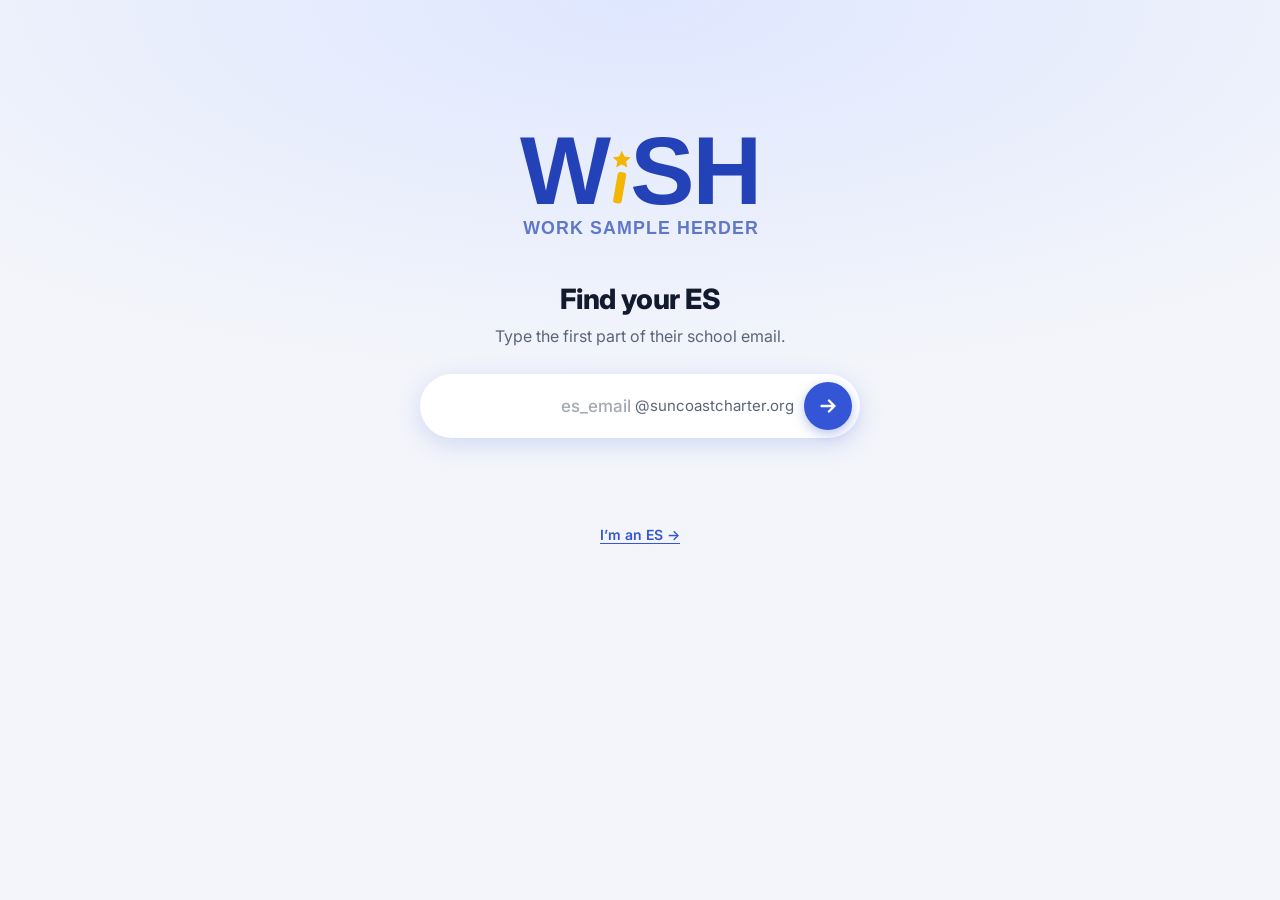
<file: index.html>
<!doctype html>
<html lang="en">
<head>
  <meta charset="utf-8">
  <meta name="viewport" content="width=device-width, initial-scale=1, viewport-fit=cover">
  <title>WiSH · Work Sample Herder</title>
  <meta name="description" content="Turn in your homework with your camera.">
  <meta name="theme-color" content="#13204a">
  <link rel="manifest" href="manifest.webmanifest">
  <link rel="icon" href="icons/icon.svg" type="image/svg+xml">
  <link rel="apple-touch-icon" href="icons/icon-192.png">
  <meta name="apple-mobile-web-app-capable" content="yes">
  <meta name="apple-mobile-web-app-title" content="WiSH">
  <link rel="preconnect" href="https://fonts.googleapis.com">
  <link rel="preconnect" href="https://fonts.gstatic.com" crossorigin>
  <link rel="stylesheet" href="https://fonts.googleapis.com/css2?family=Inter:wght@400;500;600;700;800&display=swap">
  <link rel="stylesheet" href="styles.css">
</head>
<body>
  <header class="topbar">
    <div class="brand"><img class="brand-logo" src="icons/logo-dark.svg" alt="WiSH, Work Sample Herder" height="38"></div>
    <!-- Bottom bar on phones, part of the top bar on wider screens. -->
    <nav class="tabs" aria-label="Main menu" hidden>
      <button data-screen="upload" class="tab"><svg viewBox="0 0 24 24" fill="none" stroke="currentColor" stroke-width="2" stroke-linecap="round" stroke-linejoin="round" aria-hidden="true"><path d="M12 15V4m0 0-4 4m4-4 4 4"/><path d="M4 15v3a2 2 0 0 0 2 2h12a2 2 0 0 0 2-2v-3"/></svg>Turn in</button>
      <button data-screen="history" class="tab"><svg viewBox="0 0 24 24" fill="none" stroke="currentColor" stroke-width="2" stroke-linecap="round" stroke-linejoin="round" aria-hidden="true"><path d="M3 7a2 2 0 0 1 2-2h4l2 2h8a2 2 0 0 1 2 2v8a2 2 0 0 1-2 2H5a2 2 0 0 1-2-2z"/></svg>My uploads</button>
    </nav>
    <div class="account" id="account" hidden>
      <button class="account-btn" id="account-btn" type="button" aria-haspopup="menu" aria-expanded="false" aria-controls="account-menu">
        <span class="avatar" aria-hidden="true"><svg viewBox="0 0 24 24" fill="none" stroke="currentColor" stroke-width="2" stroke-linecap="round" stroke-linejoin="round"><circle cx="12" cy="8" r="4"/><path d="M4 21a8 8 0 0 1 16 0"/></svg></span>
        <span id="who"></span>
        <svg class="caret" viewBox="0 0 24 24" fill="none" stroke="currentColor" stroke-width="2.5" stroke-linecap="round" stroke-linejoin="round" aria-hidden="true"><path d="m6 9 6 6 6-6"/></svg>
      </button>
      <div class="account-menu" id="account-menu" role="menu" hidden>
        <div class="account-head" id="account-head"></div>
        <button type="button" role="menuitem" data-menu="me">👤 My info &amp; classes</button>
        <button type="button" role="menuitem" data-menu="logout" class="danger">↪ Log out</button>
      </div>
    </div>
  </header>

  <main>
    <!-- Landing page (worksample.app with no ES name): find your ES by their school email -->
    <section id="screen-find" class="screen" hidden>
      <div class="find">
        <picture><source srcset="icons/logo-dark.svg" media="(prefers-color-scheme: dark)"><img class="find-logo" src="icons/logo.svg" alt="WiSH, Work Sample Herder"></picture>
        <h1>Find your ES</h1>
        <p class="lead">Type the first part of their school email.</p>
        <form id="find-form" class="find-pill" autocomplete="off" novalidate>
          <label class="sr-only" for="find-handle">Your ES’s school email</label>
          <input id="find-handle" name="handle" required maxlength="60" autocapitalize="none" autocorrect="off"
            spellcheck="false" inputmode="email" enterkeyhint="go" placeholder="es_email" aria-describedby="find-msg">
          <span class="find-domain" aria-hidden="true">@suncoastcharter.org</span>
          <button class="find-go" type="submit" aria-label="Find my ES">
            <svg viewBox="0 0 24 24" fill="none" stroke="currentColor" stroke-width="2.6" stroke-linecap="round" stroke-linejoin="round" aria-hidden="true"><path d="M5 12h14m-6-6 6 6-6 6"/></svg>
          </button>
        </form>
        <p class="find-msg" id="find-msg" role="status" aria-live="polite"></p>
        <p class="teacher-link"><a href="admin.html">I’m an ES →</a></p>
      </div>
    </section>

    <!-- Sign in -->
    <section id="screen-login" class="screen" hidden>
      <div class="login-hero">
        <div class="hero-mark">
          <picture><source srcset="icons/logo-dark.svg" media="(prefers-color-scheme: dark)"><img src="icons/logo.svg" alt="WiSH, Work Sample Herder" width="260"></picture>
        </div>
        <p class="es-name" id="es-name" hidden><span class="es-tag">ES</span><span class="es-who"></span></p>
        <p class="not-my-es"><button type="button" class="linkish" id="not-my-es">Not your ES?</button></p>
      </div>
      <form id="login-form" class="card stack" autocomplete="off">
        <label>First two letters of your first name
          <input name="name2" class="letters-input" required minlength="2" maxlength="2" pattern="[A-Za-z]{2}"
            autocapitalize="characters" autocorrect="off" spellcheck="false" placeholder="e.g. Ma">
        </label>
        <label>Your grade
          <select name="grade" required>
            <option value="">Choose your grade</option>
            <option>K</option><option>1</option><option>2</option><option>3</option><option>4</option><option>5</option><option>6</option><option>7</option><option>8</option><option>9</option><option>10</option><option>11</option><option>12</option>
          </select>
        </label>
        <label>First two letters of the city you live in
          <input name="city2" class="letters-input" required minlength="2" maxlength="2" pattern="[A-Za-z]{2}"
            autocapitalize="characters" autocorrect="off" spellcheck="false" placeholder="e.g. Sp">
        </label>
        <button class="btn primary big" type="submit">Sign in</button>
      </form>
      <p class="teacher-link"><a href="admin.html">ES dashboard</a></p>
    </section>

    <!-- Upload wizard -->
    <section id="screen-upload" class="screen" hidden>
      <div class="es-banner" id="es-banner" hidden>
        <p>You’re turning in work for <strong id="es-banner-name"></strong> as their ES. It goes into their My uploads, marked “Added by your ES”, and they can’t delete it.</p>
        <button type="button" class="btn small" onclick="window.close()">Close this tab</button>
      </div>
      <div class="greeting-row"><p class="greeting" id="greeting"></p><p class="es-name small" id="es-name-in" hidden><span class="es-tag">ES</span><span class="es-who"></span></p></div>
      <p class="paused-note" id="paused-note" hidden>Turning in work is paused on your account. You can still see your uploads. Ask your ES if this is a mistake.</p>
      <div class="meeting" id="meeting-upload" hidden></div>
      <div class="todo stack" id="todo" hidden></div>
      <div class="lp-banner" id="lp-banner"></div>

      <div class="step stack" id="step-pages">
        <div class="card stack step-card" id="subject-card">
          <label><span><span class="step-num">1</span> Subject <span class="req" aria-hidden="true">*</span></span>
            <select id="subject-select" required></select>
          </label>
        </div>
        <div class="card stack step-card" id="add-card">
          <h2><span class="step-num">2</span> Add your pages</h2>
          <p class="hint" id="add-hint">Add pages in any order. You can mix photos and files, then put them in order below.</p>
          <div class="add-row">
            <button class="btn big add-btn" type="button" id="add-camera">📷<span>Take a photo</span></button>
            <button class="btn big add-btn" type="button" id="add-gallery">🖼️<span>Choose photos</span></button>
            <button class="btn big add-btn" type="button" id="add-file">📄<span>Choose a file</span></button>
            <button class="btn big add-btn" type="button" id="add-link">🔗<span>Google Doc or Slides</span></button>
          </div>
          <p class="hint file-hint">Files can be PDF, Word (.docx), JPG or PNG. A Word file or a Google Doc or Slides goes in by itself.</p>
          <input id="camera-input" type="file" accept="image/*" capture="environment" hidden>
          <input id="gallery-input" type="file" accept="image/*" multiple hidden>
          <input id="file-input" type="file" multiple hidden
            accept=".pdf,.docx,.jpg,.jpeg,.png,application/pdf,application/vnd.openxmlformats-officedocument.wordprocessingml.document,image/jpeg,image/png">
        </div>
        <div class="card stack step-card" id="list-card">
          <h2 id="list-title">Your pages</h2>
          <ol class="page-list" id="page-list"></ol>
          <p class="hint empty-pages" id="empty-pages">No pages yet. Use the buttons above to add them.</p>
        </div>
        <button class="btn primary big wide" id="to-details" type="button" disabled>Next: add details →</button>
      </div>

      <form class="step stack" id="step-review" hidden novalidate>
        <h1><span class="step-num">3</span> Add details</h1>
        <div class="review-strip" id="review-pages"></div>
        <div class="card stack">
          <h2 id="details-title">Details</h2>
          <label><span>Minutes spent <span class="req" aria-hidden="true">*</span></span>
            <input name="minutes" type="number" inputmode="numeric" min="1" max="600" step="1" required placeholder="e.g. 45">
          </label>
          <label><span>When did you complete the assignment? <span class="req" aria-hidden="true">*</span></span>
            <input name="dateCompleted" type="date" required aria-describedby="date-day date-note date-hint">
            <span class="date-day" id="date-day" aria-live="polite" hidden></span>
            <span class="check off-check" id="off-check" hidden><input type="checkbox" id="off-seen"> <span id="off-seen-text"></span></span>
            <span class="field-hint date-note" id="date-note">Your assignment doesn’t need a date written on it. If it has one, it must be this same date, and only one date (no date ranges).</span>
            <span class="field-hint" id="date-hint"></span>
          </label>
          <label><span>Grade / Score <span class="req" aria-hidden="true">*</span></span>
            <input name="score" required maxlength="40" placeholder="e.g. 18/20, 92%, A-">
          </label>
          <label>Comments
            <textarea name="comments" rows="2" maxlength="1000" placeholder="Any comments re: this assignment"></textarea>
          </label>
          <p class="meta"><span class="req">*</span> Required</p>
        </div>
        <div class="card stack page-check" id="page-check" hidden aria-live="polite"></div>
        <fieldset class="card stack confirm-box" id="confirm-box">
          <legend>Before you submit, check each box</legend>
          <label class="check"><input type="checkbox" name="ok1" required> Assignment has my full name</label>
          <label class="check"><input type="checkbox" name="ok2" required> <span id="ok2-text">If I wrote a date on my work, it matches the date above and isn’t a weekend or holiday</span></label>
          <label class="check"><input type="checkbox" name="ok3" required> Assignment has a score, grade or feedback</label>
        </fieldset>
        <p class="summary-line" id="summary-line"></p>
        <button class="btn primary big wide" type="submit" id="upload-btn" disabled>Submit</button>
        <button class="btn ghost back" type="button" id="review-back">← Change pages</button>
      </form>

      <div class="step done" id="step-done" hidden>
        <div class="done-mark" id="done-mark">✓</div>
        <h1 id="done-title">Uploaded!</h1>
        <p class="lead" id="done-text"></p>
        <div class="stack">
          <button class="btn primary big" id="done-again">Turn in another</button>
          <button class="btn big" data-goto="history">See my uploads</button>
        </div>
      </div>

    </section>

    <!-- History -->
    <section id="screen-history" class="screen" hidden>
      <h1>My uploads</h1>
      <div class="meeting" id="meeting-history" hidden></div>
      <div class="card stack missing" id="missing" hidden></div>
      <div class="chips" id="lp-chips" role="tablist" aria-label="Learning Period"></div>
      <div id="history-list" class="history"></div>
      <div id="trash-list"></div>
    </section>

    <!-- Me -->
    <section id="screen-me" class="screen" hidden>
      <h1>My info</h1>
      <div class="card stack" id="me-card"></div>
      <button class="btn wide" id="sign-out">Log out</button>
    </section>
  </main>

  <!-- Page editor: preview first, edge adjusting if needed -->
  <div id="editor" class="editor" hidden>
    <div class="editor-bar">
      <button class="btn ghost" id="ed-cancel">Cancel</button>
      <strong id="ed-title">Check your page</strong>
      <span></span>
    </div>
    <div class="editor-stage" id="ed-stage">
      <canvas id="ed-canvas"></canvas>
    </div>
    <div class="editor-tools" id="ed-tools-preview">
      <div class="segmented small">
        <button class="seg active" data-mode="color">Color</button>
        <button class="seg" data-mode="bw">B&amp;W</button>
      </div>
      <button class="btn" id="ed-edges">✂️ Fix edges</button>
      <div class="tool-row">
        <button class="btn" id="ed-rescan">↺ Rescan</button>
        <button class="btn primary" id="ed-keep">✓ Keep</button>
      </div>
    </div>
    <div class="editor-tools" id="ed-tools-crop" hidden>
      <button class="btn" id="ed-rotate">↻ Rotate</button>
      <button class="btn" id="ed-auto">✨ Auto</button>
      <button class="btn" id="ed-full">⬚ Whole photo</button>
      <button class="btn primary" id="ed-crop-done">Done</button>
    </div>
  </div>

  <!-- Change LP -->
  <dialog id="lp-dialog">
    <form method="dialog" class="stack" id="lp-pick">
      <h2>Change Learning Period</h2>
      <p class="hint">Only change this if your ES asked you to.</p>
      <div class="lp-list" id="lp-list"></div>
      <button class="btn" value="cancel">Cancel</button>
    </form>
    <form method="dialog" class="stack" id="lp-warn" hidden>
      <div class="warn-icon">⚠️</div>
      <h2 id="lp-warn-title">Are you sure?</h2>
      <p id="lp-warn-text"></p>
      <button class="btn danger" value="confirm" id="lp-warn-yes">Yes, use it</button>
      <button class="btn primary" value="cancel">No, keep the current LP</button>
    </form>
  </dialog>

  <!-- A Google Doc or Slides, sent as its share link -->
  <dialog id="link-dialog">
    <form class="stack" id="link-form" novalidate>
      <h2>Add a Google Doc or Slides</h2>
      <ol class="link-steps">
        <li>In Google Docs or Slides, tap <strong>Share</strong>.</li>
        <li>Under General access, choose <strong>Anyone with the link</strong>.</li>
        <li>Tap <strong>Copy link</strong>, then paste it here.</li>
      </ol>
      <label>Link
        <input id="link-input" type="url" inputmode="url" autocomplete="off" autocapitalize="off" spellcheck="false"
          placeholder="https://docs.google.com/…">
      </label>
      <button class="btn primary" type="submit">Add it</button>
      <button class="btn" type="button" id="link-cancel">Cancel</button>
    </form>
  </dialog>

  <!-- Redo requests from the ES, shown once after sign-in -->
  <!-- Shows an upload's pages inside WiSH, instead of a new tab -->
  <dialog id="view-dialog" class="viewer">
    <div class="viewer-head">
      <strong id="view-title"></strong>
      <span class="save-state" id="view-save"></span>
      <button class="btn small view-annotate" id="view-annotate" type="button" hidden>✏️ Annotate</button>
      <button class="viewer-close" id="view-close" type="button" aria-label="Close">×</button>
    </div>
    <div class="notes-bar" id="notes-bar" hidden></div>
    <p class="notes-hint" id="notes-hint" hidden>Tap a page to add a text box, then type a score or feedback. Drag ⠿ to move it and the blue edge to resize it.</p>
    <div class="viewer-pages" id="view-pages"></div>
    <div class="zoom-ctl" role="group" aria-label="Zoom">
      <button type="button" id="zoom-out" aria-label="Zoom out">−</button>
      <button type="button" id="zoom-fit" class="zoom-fit" aria-label="Fit the page">100%</button>
      <button type="button" id="zoom-in" aria-label="Zoom in">＋</button>
    </div>
  </dialog>

  <div id="busy" class="busy" hidden><div class="spinner"></div><p id="busy-text">Working…</p></div>
  <div id="toast" class="toast" hidden></div>

  <script src="config.js"></script>
  <script src="js/scan.js"></script>
  <script src="js/pdf.js"></script>
  <script src="js/pdfview.js"></script>
  <script src="js/store.js"></script>
  <script src="js/move.js"></script>
  <script src="js/api.js"></script>
  <script src="js/classes.js"></script>
  <script src="js/k8.js"></script>
  <script src="js/ink.js"></script>
  <script src="js/notes.js"></script>
  <script src="js/app.js"></script>
</body>
</html>
</file>
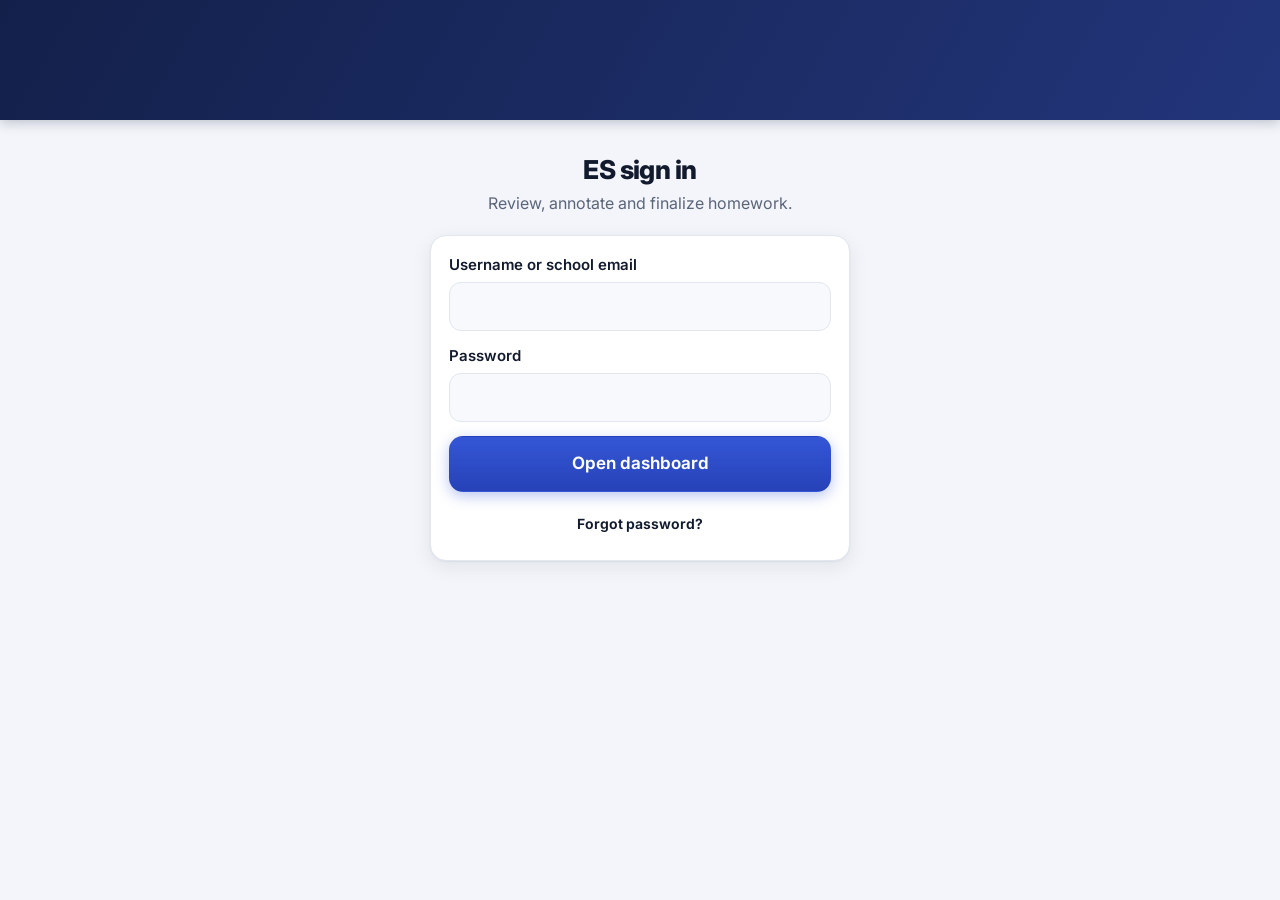
<file: admin.html>
<!doctype html>
<html lang="en">
<head>
  <meta charset="utf-8">
  <meta name="viewport" content="width=device-width, initial-scale=1, viewport-fit=cover">
  <title>WiSH Admin</title>
  <meta name="theme-color" content="#13204a">
  <meta name="robots" content="noindex">
  <link rel="icon" href="icons/icon.svg" type="image/svg+xml">
  <link rel="preconnect" href="https://fonts.googleapis.com">
  <link rel="preconnect" href="https://fonts.gstatic.com" crossorigin>
  <link rel="stylesheet" href="https://fonts.googleapis.com/css2?family=Inter:wght@400;500;600;700;800&display=swap">
  <link rel="stylesheet" href="styles.css">
  <link rel="stylesheet" href="admin.css">
  <link rel="stylesheet" href="themes.css">
  <script src="js/theme.js"></script>
</head>
<body class="admin">
  <header class="topbar">
    <a class="brand lockup" href="#" id="brand-home" title="Dashboard home">
      <span class="lockup-row"><img class="brand-mark" src="icons/wish-mark-dark.svg" alt="WiSH" height="60"><span class="lockup-div" aria-hidden="true"></span><span class="lockup-name">Work<br>Sample<br>Herder</span></span>
      <span class="lockup-slogan">Shepherding Wayward Work Samples Home</span>
    </a>
    <nav class="admin-controls" id="admin-controls" hidden>
      <button class="btn small" id="open-roster">Student Roster</button>
      <button class="btn small" id="open-link">Share link &amp; QR</button>
      <button class="btn small" id="open-reminders">Reminders</button>
      <button class="btn small" id="open-emails">Emails</button>
      <button class="btn small" id="open-meetings">Meetings</button>
      <button class="btn small" id="open-setup" hidden>Setup steps</button>
      <button class="btn small" id="open-accounts" hidden>ES accounts</button>
      <div class="user-menu">
        <button class="btn small user-btn" id="user-btn" aria-haspopup="menu" aria-expanded="false"><span id="user-name">Admin</span> <span aria-hidden="true">▾</span></button>
        <div class="menu" id="user-menu" role="menu" hidden>
          <button type="button" role="menuitem" id="open-dates">Settings</button>
          <button type="button" role="menuitem" id="open-trash">Trash</button>
          <button type="button" role="menuitem" id="admin-signout">Sign out</button>
        </div>
      </div>
    </nav>
  </header>

  <main class="wide">
    <!-- Password -->
    <section id="screen-login" class="screen narrow" hidden>
      <div class="login-hero">
        <h1>ES sign in</h1>
        <p class="lead">Review, annotate and finalize homework.</p>
      </div>
      <form id="admin-login" class="card stack">
        <label>Username or school email
          <input name="username" required autocomplete="username" autocapitalize="none" spellcheck="false">
        </label>
        <label>Password
          <input type="password" name="password" required autocomplete="current-password">
        </label>
        <button class="btn primary big" type="submit">Open dashboard</button>
        <button class="btn ghost small forgot-link" type="button" id="forgot-open">Forgot password?</button>
      </form>
      <form id="forgot-form" class="card stack" hidden>
        <h2>Reset your password</h2>
        <p class="hint">Type your WiSH username or your school email. We’ll email you a temporary password, and you choose a new one after you sign in.</p>
        <label>Username or school email
          <input name="who" required autocomplete="username" autocapitalize="none" spellcheck="false">
        </label>
        <button class="btn primary big" type="submit">Email me a temporary password</button>
        <p class="note" id="forgot-done" hidden></p>
        <button class="btn ghost small forgot-link" type="button" id="forgot-back">← Back to sign in</button>
      </form>
    </section>

    <!-- Dashboard -->
    <section id="screen-dash" class="screen" hidden>
      <div class="dash-head">
        <div class="lp-head">
          <label class="inline lp-pick">Showing <select id="view-lp" aria-label="Learning period to show"></select></label>
          <span id="dash-title" class="lp-range"></span>
        </div>
        <input type="search" id="student-search" placeholder="Find a student" aria-label="Find a student">
      </div>
      <div class="tiles" id="tiles"></div>
      <div class="legend">
        <span><i class="sw missing"></i>No upload yet for that class</span>
        <span><i class="sw new"></i>To review</span>
        <span><i class="sw redo"></i>Redo</span>
        <span><i class="sw reference"></i>Replaced or set aside</span>
        <span><i class="sw approved"></i>Approved</span>
        <span><i class="sw finalized"></i>Filed</span>
      </div>
      <div class="dash-body">
        <div class="student-grid" id="student-grid"></div>
        <aside class="card rp-side" id="rp-side" hidden></aside>
      </div>
    </section>

    <!-- First sign-in for an ES: step-by-step setup -->
    <section id="screen-setup" class="screen" hidden>
      <div class="setup-head">
        <div>
          <h1 id="setup-title">Welcome</h1>
          <p class="hint">Follow the steps in order. WiSH remembers where you are, so you can stop and come back any time.</p>
        </div>
        <div class="setup-head-actions">
          <button class="btn" id="setup-help" type="button">Stuck? Get help</button>
          <button class="btn" id="setup-later" hidden>Go to my dashboard</button>
          <button class="btn ghost" id="setup-signout">Sign out</button>
        </div>
      </div>
      <div class="setup">
        <ol class="setup-steps" id="setup-steps"></ol>
        <div class="card setup-panel" id="setup-panel"></div>
      </div>
    </section>

    <!-- ES accounts (main account only) -->
    <section id="screen-accounts" class="screen" hidden>
      <button class="btn ghost back-link" id="accounts-back">← Dashboard</button>
      <div class="dash-head">
        <h1>ES accounts <span class="pill" id="accounts-count"></span></h1>
      </div>
      <p class="hint">Only you can see this page. Create an account for each ES, and WiSH emails them a welcome message from your account with the link, their username and a temporary password. They choose their own password and set up their own copy of WiSH, so their students and work stay in their own Google Drive.</p>
      <form class="card add-es" id="add-es">
        <label>First name
          <input name="first" required maxlength="40" autocomplete="off">
        </label>
        <label>Last name
          <input name="last" required maxlength="40" autocomplete="off">
        </label>
        <label>Email
          <span class="email-field">
            <input name="email" required maxlength="100" autocomplete="off" autocapitalize="none" spellcheck="false" placeholder="handle">
            <span class="email-domain">@suncoastcharter.org</span>
          </span>
        </label>
        <button class="btn primary" type="submit">Create and email</button>
      </form>
      <div class="roster-wrap">
        <table class="roster accounts">
          <thead><tr><th>Name</th><th>Username</th><th>Setup</th><th>Last sign-in</th><th>Student link</th><th></th></tr></thead>
          <tbody id="accounts-body"></tbody>
        </table>
      </div>
    </section>

    <!-- Student list, edited like a spreadsheet -->
    <section id="screen-roster" class="screen" hidden>
      <button class="btn ghost back-link" id="roster-back">← Dashboard</button>
      <div class="dash-head">
        <h1>Students <span class="pill" id="roster-count"></span></h1>
        <div class="roster-actions">
          <span class="meta" id="roster-state"></span>
          <button type="button" class="fold-all" id="roster-fold-all" title="Show or hide everyone’s emails and parent names">Expand all</button>
          <button class="btn" id="roster-add">＋ Add 5 rows</button>
          <button class="btn primary" id="roster-save">Save students</button>
        </div>
      </div>
      <div class="roster-wrap">
        <table class="roster people">
          <thead><tr><th class="fz fz0">#</th><th class="fz fz1 sortable" data-sort="first" title="Click to sort by first name">First name</th><th class="fz fz2 sortable" data-sort="last" title="Click to sort by last name">Last name</th><th class="w-grade">Grade</th><th>City</th><th id="roster-localid-th" class="w-localid" hidden title="The school’s student number. Only you see it.">Local ID</th><th class="em w-rem">Reminders</th><th class="w-sid">Last sign in</th><th class="w-status">Status</th><th class="w-started">Started</th><th class="w-withdrew">Withdrew</th></tr></thead>
          <tbody id="roster-body"></tbody>
        </table>
      </div>
      <div class="classes-head">
        <h2>Student Classes</h2>
      </div>
      <div class="roster-wrap">
        <table class="roster classes-t">
          <thead><tr><th>Student</th><th class="sem1">Sem 1 classes <span>LP1–4</span></th><th class="sem2">Sem 2 classes <span>LP5–8</span></th></tr></thead>
          <tbody id="classes-body"></tbody>
        </table>
      </div>
    </section>

    <!-- Settings: current LP and LP dates -->
    <section id="screen-settings" class="screen" hidden>
      <button class="btn ghost back-link" id="settings-back">← Dashboard</button>
      <div class="dash-head"><h1>Settings</h1></div>
      <div class="card stack settings-card">
        <h2>Current LP</h2>
        <p class="hint">Students’ uploads go to this LP unless they choose another one.</p>
        <select id="current-lp" aria-label="Current LP"></select>
      </div>
      <div class="card stack settings-card" id="features-card" hidden>
        <h2>Features</h2>
        <label class="feature-row"><span><b>Email families when samples are missing</b><small>From your school email. Change the schedule and wording on the Reminders page.</small></span>
          <select id="feat-families" aria-label="Email families">
            <option value="off">Off</option><option value="test">On, but send them to me first</option><option value="on">On</option>
          </select></label>
        <label class="feature-row"><span><b>Parents book LP meetings through WiSH</b><small>Reads your Google Calendar (read only) to see who booked.</small></span>
          <input type="checkbox" id="feat-meetings" class="switch"></label>
        <label class="feature-row"><span><b>Keep track of PE Logs</b><small>Reads your email (read only) for PE Log form emails and marks PE done.</small></span>
          <input type="checkbox" id="feat-pe" class="switch"></label>
      </div>
      <div class="card stack settings-card" id="colors-card">
        <h2>Colors</h2>
        <p class="hint">Pick how your dashboard looks. This is saved on this computer or tablet only.</p>
        <div class="theme-picks" id="theme-picks" role="radiogroup" aria-label="Color theme"></div>
        <h3>Light or dark</h3>
        <div class="mode-picks" id="mode-picks" role="radiogroup" aria-label="Light or dark"></div>
      </div>
      <form class="card stack settings-card" id="dates-form">
        <h2>LP dates and school holidays</h2>
        <p class="hint">Students can only enter a weekday inside the LP they upload to. Leave an LP blank for no date limit.</p>
        <p class="note" id="dates-shared" hidden>These are the school’s LP dates. They’re the same for every ES and fill in by themselves, so there’s nothing to change.</p>
        <div class="dates-grid" id="dates-grid"></div>
        <h3>School holidays</h3>
        <p class="hint">Federal holidays (Labor Day, Thanksgiving, Christmas and the rest) are included automatically. Add your school’s other days off here, like breaks and staff days. For one day, leave To blank.</p>
        <div class="holiday-list" id="holiday-list"></div>
        <button class="btn small" type="button" id="holiday-add">＋ Add a holiday</button>
        <div class="dialog-actions">
          <button class="btn primary" type="submit" id="dates-save">Save dates</button>
        </div>
      </form>
      <form class="card stack settings-card" id="password-form">
        <h2>Change password</h2>
        <p class="hint">For signing in to this dashboard. Use at least 8 characters.</p>
        <label>Current password
          <input type="password" name="current" required autocomplete="current-password">
        </label>
        <label>New password
          <input type="password" name="next" required minlength="8" autocomplete="new-password">
        </label>
        <label>New password again
          <input type="password" name="again" required minlength="8" autocomplete="new-password">
        </label>
        <div class="dialog-actions">
          <button class="btn primary" type="submit">Change password</button>
        </div>
      </form>
    </section>

    <!-- Reminders: emails to families, and status reports to you -->
    <section id="screen-reminders" class="screen" hidden>
      <button class="btn ghost back-link" id="rem-back">← Dashboard</button>
      <form id="rem-form" class="rem">
        <div class="rem-intro">
          <h1>Reminders</h1>
          <p>WiSH can email two groups for you. <b>Families</b> (students and parents) get reminders about missing samples, redos and approvals. <b>You</b> get status reports on how the LP is going. Pick what each group gets and how often. Emails come from your school account.</p>
        </div>
        <p class="note warn" id="rem-allow" hidden></p>
        <div class="rem-tiles">
          <div class="rem-tile"><span class="lbl">Current LP</span><b id="rem-lp">–</b><span id="rem-lp-sub"></span></div>
          <div class="rem-tile"><span class="lbl">Next family reminder</span><b id="rem-next">–</b><span id="rem-next-sub"></span></div>
          <div class="rem-tile"><span class="lbl">Missing emails</span><b id="rem-noemail">–</b><a href="#" id="rem-to-roster">Add them in the Student Roster →</a></div>
        </div>
        <div class="rem-cols">
          <div class="rem-main">
            <section class="rem-card fam">
              <div class="rem-head">
                <div><h2>Families: students and parents</h2><span>Reminders that help them turn in work on time</span></div>
                <div class="seg" role="radiogroup" aria-label="Family emails">
                  <label><input type="radio" name="families" value="off"> Off</label>
                  <label><input type="radio" name="families" value="test"> Test: send to me</label>
                  <label><input type="radio" name="families" value="on"> On</label>
                </div>
              </div>
              <div class="rem-body">
                <div class="rem-row">
                  <fieldset><legend>Who gets them</legend>
                    <label class="inline"><input type="checkbox" name="parents"> Parents</label>
                    <label class="inline"><input type="checkbox" name="students"> Students</label>
                  </fieldset>
                  <label class="lbl-sel">Send at
                    <select name="famHour"><option value="6">6 AM</option><option value="7">7 AM</option><option value="8">8 AM</option><option value="15">3 PM</option><option value="18">6 PM</option></select>
                  </label>
                </div>
                <h3>What they get emailed about</h3>
                <label class="chk"><input type="checkbox" name="missing"> <span><b>Still to do</b><small>One email with the classes still missing a sample and the samples you sent back for a redo, with your reasons. Follows the schedule below.</small></span></label>
                <label class="chk"><input type="checkbox" name="approved"> <span><b>All done</b><small>Once per LP: a congratulations email when every sample is in and nothing needs a redo.</small></span></label>
                <div class="rem-sched">
                  <div class="rem-sched-head"><h3>Still-to-do schedule</h3><span>Weeks count from the LP’s start date. Most LPs are 5 weeks.</span></div>
                  <div class="weeks" id="rem-weeks"></div>
                  <div class="rem-row">
                    <label class="lbl-sel">“Once” goes out on
                      <select name="onceDay"><option value="1">Monday</option><option value="2">Tuesday</option><option value="3">Wednesday</option><option value="4">Thursday</option><option value="5">Friday</option></select>
                    </label>
                    <label class="inline"><input type="checkbox" name="noWeekends"> Don’t send on weekends</label>
                    <label class="inline"><input type="checkbox" name="noHolidays"> Don’t send on major holidays</label>
                  </div>
                  <p class="good"><span aria-hidden="true">✓</span> Families who have turned in every sample and have no redo waiting don’t get these. They get the All done email instead.</p>
                </div>
                <div class="rem-sched" id="rem-meetings">
                  <div class="rem-sched-head"><h3>LP meetings</h3><span>Uses the current LP’s booking link from the Meetings page. Same send time, weekend and holiday rules as above.</span></div>
                  <label class="chk"><input type="checkbox" name="book"> <span><b>Book your LP meeting</b><small>Only families who haven’t booked a meeting for this LP yet, on the schedule below. They stop as soon as a family books.</small></span></label>
                  <div class="weeks" id="rem-book-weeks"></div>
                  <div class="rem-row">
                    <label class="lbl-sel">“Once” goes out on
                      <select name="bookOnceDay"><option value="1">Monday</option><option value="2">Tuesday</option><option value="3">Wednesday</option><option value="4">Thursday</option><option value="5">Friday</option></select>
                    </label>
                    <span class="hint">“Twice” goes out at the start and the end of that week.</span>
                  </div>
                  <label class="chk"><input type="checkbox" name="meet"> <span><b>Meeting coming up</b><small>3 days before a booked meeting and the day before, with the date, time and Google Meet link.</small></span></label>
                </div>
              </div>
            </section>

            <section class="rem-card">
              <div class="rem-head plain">
                <div><h2>Email wording</h2><span>Change what each email says. WiSH fills in the words in {curly brackets} for each family.</span></div>
                <div class="seg" role="radiogroup" aria-label="Which email" id="rem-tabs">
                  <label><input type="radio" name="tpl" value="missing" checked> Still to do</label>
                  <label><input type="radio" name="tpl" value="approved"> All done</label>
                  <label data-new><input type="radio" name="tpl" value="book"> Book meeting</label>
                  <label data-new><input type="radio" name="tpl" value="meet"> Meeting soon</label>
                </div>
              </div>
              <div class="rem-body">
                <label class="field">Subject <input id="tpl-subject" maxlength="200" spellcheck="true"></label>
                <label class="field">Message <textarea id="tpl-body" rows="10" maxlength="4000" spellcheck="true"></textarea></label>
                <div class="rem-insert" id="tpl-insert"><span>Insert:</span></div>
                <button type="button" class="linkish" id="tpl-reset">Reset to the original wording</button>
              </div>
            </section>

            <section class="rem-card me">
              <div class="rem-head">
                <div><h2>ES Notifications</h2><span id="rem-me-to">How the LP is going, sent to you</span></div>
                <div class="seg" role="radiogroup" aria-label="ES Notifications">
                  <label><input type="radio" name="report" value="off"> Off</label>
                  <label><input type="radio" name="report" value="on"> On</label>
                </div>
              </div>
              <div class="rem-body">
                <div class="rem-when">
                  <label class="when"><input type="checkbox" name="daily"> <span><b>Daily report</b> Every school day at
                    <select name="reportHour"><option value="5">5 AM</option><option value="6">6 AM</option><option value="7">7 AM</option><option value="8">8 AM</option><option value="9">9 AM</option></select></span></label>
                  <label class="when"><input type="checkbox" name="weekly"> <span><b>Weekly summary</b> One email on
                    <select name="weeklyDay"><option value="1">Monday</option><option value="5">Friday</option></select></span></label>
                  <label class="when"><input type="checkbox" name="live"> <span><b>As things happen</b> An email for each event you tick below</span></label>
                </div>
                <div class="rem-two">
                  <div>
                    <h3>In the report</h3>
                    <label class="chk"><input type="checkbox" data-in="uploads"> <span><b>New uploads since yesterday</b></span></label>
                    <label class="chk"><input type="checkbox" data-in="daysLeft"> <span><b>Days left in the LP</b></span></label>
                    <label class="chk"><input type="checkbox" data-in="families"> <span><b>Each family’s uploads so far</b><small>Uploads out of what’s needed, and which classes are missing</small></span></label>
                    <label class="chk"><input type="checkbox" data-in="waiting"> <span><b>Waiting for you</b><small>To review, approved but not filed, waiting on a redo</small></span></label>
                    <label class="chk"><input type="checkbox" data-in="sent"> <span><b>Reminders sent to families</b></span></label>
                  </div>
                  <div>
                    <h3>Events (for “As things happen”)</h3>
                    <label class="chk"><input type="checkbox" data-ev="upload"> <span><b>New upload</b></span></label>
                    <label class="chk"><input type="checkbox" data-ev="resubmit"> <span><b>Resubmitted redo</b></span></label>
                    <label class="chk"><input type="checkbox" data-ev="lpEnd"> <span><b>LP ends in 3 days and samples are missing</b></span></label>
                  </div>
                </div>
              </div>
            </section>
          </div>

          <aside class="rem-side">
            <section class="rem-card side">
              <h2>Preview</h2>
              <span class="sub">How the email you’re editing looks for one family</span>
              <div class="rem-preview">
                <span class="to" id="pv-to"></span>
                <b id="pv-subject"></b>
                <div id="pv-body"></div>
              </div>
            </section>
            <section class="rem-card side">
              <h2>Recently sent</h2>
              <div id="rem-recent"></div>
              <a href="#" target="_blank" rel="noopener" id="rem-log">See the full email log →</a>
            </section>
            <section class="rem-card side">
              <h2>Pause all emails</h2>
              <span class="sub">For school breaks. Major holidays are skipped by themselves. Nothing goes out between these dates.</span>
              <div class="rem-pause"><input type="date" name="pauseFrom" aria-label="Pause from"><input type="date" name="pauseTo" aria-label="Pause until"></div>
            </section>
          </aside>
        </div>
        <div class="rem-save"><span class="meta" id="rem-state"></span><button class="btn primary" type="submit">Save reminders</button></div>
      </form>
    </section>

    <!-- Emails: write one email, personalize it for each family, then Drafts or Send -->
    <section id="screen-emails" class="screen" hidden>
      <button class="btn ghost back-link" id="em-back">← Dashboard</button>
      <div class="rem">
        <div class="rem-intro">
          <h1>Emails</h1>
          <p>Write one email. WiSH fills in the words in {curly brackets} for each student or family, then you look over each one before it goes out. Emails come from your school account.</p>
        </div>
        <section class="rem-card em-who">
          <div class="rem-head plain">
            <div><h2>Who gets it</h2><span id="em-count">–</span></div>
            <fieldset class="em-to"><label class="inline"><input type="checkbox" id="em-parents" checked> Parents</label>
              <label class="inline"><input type="checkbox" id="em-students"> Students</label></fieldset>
          </div>
          <div class="rem-body">
            <div class="em-quick" role="group" aria-label="Pick students">
              <button type="button" class="btn small" data-pick="all">Check all</button>
              <button type="button" class="btn small ghost" data-pick="none">Check none</button>
              <input type="search" id="em-find" placeholder="Find a student" aria-label="Find a student">
            </div>
            <div class="em-list" id="em-list"></div>
            <p class="hint">Inactive students aren’t listed. “One per family” (below) sends brothers and sisters who share a parent email one email together.</p>
          </div>
        </section>
        <div class="rem-cols">
          <div class="rem-main">
            <section class="rem-card">
              <div class="rem-head plain"><div><h2>Your email</h2><span>Words in {curly brackets} change for each email.</span></div>
                <div class="seg" role="radiogroup" aria-label="How many emails">
                  <label><input type="radio" name="em-per" id="em-per-student" value="student" checked> One per student</label>
                  <label><input type="radio" name="em-per" id="em-per-family" value="family"> One per family</label>
                </div></div>
              <div class="rem-body">
                <label class="field">Subject <input id="em-subject" maxlength="200" spellcheck="true"></label>
                <label class="field">Message <textarea id="em-body" rows="12" maxlength="10000" spellcheck="true"></textarea></label>
                <div class="rem-insert" id="em-insert"><span>Insert:</span></div>
              </div>
            </section>
          </div>
          <aside class="rem-side">
            <section class="rem-card side">
              <h2>Preview</h2>
              <span class="sub" id="em-pv-who">How it looks for one family</span>
              <div class="rem-preview">
                <span class="to" id="em-pv-to"></span>
                <b id="em-pv-subject"></b>
                <div class="pv-body" id="em-pv-body"></div>
              </div>
            </section>
            <section class="rem-card side">
              <h2>Recently sent</h2>
              <div id="em-recent" class="em-recent"></div>
            </section>
          </aside>
        </div>
        <div class="rem-save"><span class="meta" id="em-state"></span><button class="btn primary" type="button" id="em-go">Preview emails →</button></div>
      </div>
    </section>

    <!-- Emails, step 2: one card per family, ready for Drafts or Send -->
    <section id="screen-emails-check" class="screen" hidden>
      <button class="btn ghost back-link" id="emc-back">← Change the email</button>
      <div class="rem">
        <div class="dash-head em-check-head">
          <div><h1 id="emc-title">Emails ready</h1><p class="hint" id="emc-sub">Change any email below before it goes out.</p></div>
          <div class="em-all">
            <button class="btn small ghost" type="button" id="emc-test">Send me a test</button>
            <button class="btn small" type="button" id="emc-drafts">Put all in Drafts</button>
            <button class="btn small primary" type="button" id="emc-send">Send all</button>
          </div>
        </div>
        <div class="em-cards" id="emc-cards"></div>
      </div>
    </section>

    <!-- WiSH's Trash: deleted samples, kept for 60 days -->
    <section id="screen-trash" class="screen" hidden>
      <button class="btn ghost back-link" id="trash-back">← Dashboard</button>
      <div class="dash-head"><h1>Trash</h1></div>
      <p class="hint" id="trash-hint">Samples deleted by you or a student. Restore puts one back where it was. Each is deleted for good on the date shown.</p>
      <div class="trash-grid" id="trash-grid"></div>
    </section>

    <!-- LP meetings families booked on your Google Calendar booking pages -->
    <section id="screen-meetings" class="screen" hidden>
      <button class="btn ghost back-link" id="meet-back">← Dashboard</button>
      <div class="dash-head">
        <div class="lp-head">
          <h1>LP meetings</h1>
          <label class="inline lp-pick">Showing <select id="meet-lp" aria-label="Learning period to show"></select></label>
        </div>
        <span class="meet-cal"><span class="meta" id="meet-cal"></span> <button class="btn small ghost" type="button" id="meet-refresh">↻ Check calendar now</button></span>
      </div>
      <p class="note warn" id="meet-allow" hidden></p>
      <div class="meet-cols">
        <div id="meet-body"></div>
        <form class="card stack meet-side" id="meet-form">
          <h2>Booking pages</h2>
          <p class="hint">Each LP, make a booking page in Google Calendar (Create → Appointment schedule) and paste its link next to that LP. Families get a “Book your LP meeting” button for the current LP, and <code>{booking link}</code> in your emails uses that LP’s link too.</p>
          <div id="meet-links" class="meet-links"></div>
          <details class="meet-per-lp" id="meet-all-box">
            <summary>One page for any LP left empty <span class="meta">(optional)</span></summary>
            <input name="ALL" id="meet-all" type="url" placeholder="https://calendar.app.google/…" spellcheck="false" aria-label="Booking page for any LP left empty">
          </details>
          <label>Other events to count <span class="meta">(optional)</span>
            <input name="words" placeholder="For example: LP meeting, Family conference" spellcheck="false">
          </label>
          <p class="hint">WiSH always counts bookings made on a booking page. Add words here to also count events you put on your calendar yourself whose title has one of these words (separate with commas). Put “LP3” in a title to count it for LP3.</p>
          <button class="btn primary" type="submit">Save</button>
        </form>
      </div>
    </section>

    <!-- Help: every topic, step by step -->
    <!-- The link and QR code students use -->
    <section id="screen-link" class="screen" hidden>
      <button class="btn ghost back-link" id="link-back">← Dashboard</button>
      <div class="dash-head"><h1>Share with students and families</h1></div>
      <div class="card" id="link-box"></div>
    </section>

    <!-- One student -->
    <section id="screen-student" class="screen" hidden>
      <button class="btn ghost back-link" id="back-to-dash">← All students</button>
      <div class="dash-body">
        <div class="student-main">
          <div class="student-head" id="student-head"></div>
          <div class="chips" id="student-lps"></div>
          <div class="card class-check" id="student-classes" hidden></div>
          <div class="card class-check" id="student-meetings" hidden></div>
          <div class="upload-grid" id="upload-grid"></div>
        </div>
        <aside class="card rp-side student-core" id="student-core" hidden></aside>
      </div>
    </section>
  </main>

  <!-- Upload viewer -->
  <div class="viewer" id="viewer" hidden>
    <div class="viewer-bar">
      <button class="btn ghost" id="v-close" aria-label="Close">✕ Close</button>
      <div class="viewer-title"><strong id="v-title"></strong><span id="v-count" class="meta"></span></div>
      <span class="save-state" id="v-save"></span>
    </div>
    <button class="nav-arrow prev" id="v-prev" aria-label="Previous upload">‹</button>
    <button class="nav-arrow next" id="v-next" aria-label="Next upload">›</button>
    <div class="viewer-body" id="v-body">
      <!-- Text box tools, shown while annotating -->
      <div class="anno-bar" id="anno-bar" hidden>
        <button class="btn small primary" id="a-add">＋ Text box</button>
        <button class="btn small" id="a-header" title="Add the Annotation box: name, class, Minutes, Grade, Date and Std">＋ Annotation</button>
        <button class="btn small a-pen" id="a-pen" aria-pressed="false" title="Write by hand on the page">✏️ Pen</button>
        <button class="btn small" id="a-undo" title="Undo the last change (⌘Z or Ctrl+Z)">↶ Undo</button>
        <select id="a-font" aria-label="Font">
          <option value="sans">Arial</option>
          <option value="serif">Times</option>
          <option value="hand">Comic</option>
          <option value="mono">Courier</option>
        </select>
        <select id="a-size" aria-label="Text size">
          <option>10</option><option>12</option><option selected>14</option><option>18</option>
          <option>24</option><option>32</option><option>48</option>
        </select>
        <span class="swatch-group"><span class="swatch-label">Text</span>
          <span class="swatches" id="a-colors" role="radiogroup" aria-label="Text color"></span></span>
        <span class="swatch-group"><span class="swatch-label">Fill</span>
          <span class="swatches" id="a-fills" role="radiogroup" aria-label="Background color"></span></span>
        <button class="btn small a-bold" id="a-bold" aria-pressed="false" title="Bold"><b>B</b></button>
        <button class="btn small" id="a-delete" title="Delete text box">🗑</button>
        <span class="grow-space"></span>
        <button class="btn small" id="a-done">Done</button>
      </div>
      <p class="hint anno-hint" id="anno-hint" hidden>Click anywhere on a page to add a text box. Click a box or pen mark to change it. Drag the ⠿ handle to move a box and the right edge to resize it. ⌘Z or Ctrl+Z undoes.</p>
      <div class="v-pages" id="v-pages"></div>
      <div class="v-panel">
        <div class="card" id="v-info"></div>
        <div class="card review-card" id="v-review">
          <h2>Review</h2>
          <div class="toggle-row">
            <button class="toggle approved" id="t-approve" aria-pressed="false">✓ Approve</button>
            <button class="toggle redo" id="t-redo" aria-pressed="false">↺ Redo</button>
          </div>
          <button type="button" class="btn small aside-btn" id="t-aside" aria-pressed="false" hidden>📌 Set aside as a reference</button>
          <div class="finish-row" id="finish-row" hidden>
            <div class="step-group"><button class="btn big" id="t-annotate">✏️ Annotations</button></div>
            <div class="step-group export-row">
              <button class="btn big primary" id="t-finalize">🏁 Export as Annotated</button>
              <button class="btn big" id="t-extra">📁 Export as Extra</button>
            </div>
          </div>
          <p class="final-state" id="final-state"></p>
          <div class="files-row" id="files-row"></div>
          <button class="btn ghost small trash-btn" id="t-trash">🗑 Delete</button>
          <div id="reasons-box" hidden>
            <p class="hint" id="redo-hint">Why does it need a redo? Pick all that apply, and type your own reason if you like. Nothing goes to the student until you click Send back to student.</p>
            <div class="reason-grid" id="reasons"></div>
            <label class="redo-note">Your own reason (optional)
              <textarea id="redo-note" rows="3" maxlength="500" placeholder="For example: The last page is cut off. Please retake it in better light."></textarea>
            </label>
            <div class="redo-send">
              <button class="btn redo-send-btn" type="button" id="t-send">↩ Send back to student</button>
            </div>
          </div>
        </div>
        <div class="card core-card" id="v-core" hidden></div>
      </div>
    </div>
  </div>

  <!-- Welcome message to send a new ES -->
  <dialog id="welcome-dialog">
    <div class="stack">
      <h2 id="welcome-title">Account created</h2>
      <p class="hint" id="welcome-hint">Send this to them by email or text. The temporary password is shown only now; if it gets lost, click New password.</p>
      <textarea id="welcome-text" rows="13" readonly></textarea>
      <div class="dialog-actions">
        <button class="btn" type="button" id="welcome-close">Close</button>
        <button class="btn primary" type="button" id="welcome-copy">Copy message</button>
      </div>
    </div>
  </dialog>

  <dialog id="help-dialog">
    <div class="stack">
      <h2>Get help with setup</h2>
      <p class="hint">Send this to the person who made your WiSH account. It tells them where you are, so they can help quickly. Add anything you see on the screen.</p>
      <textarea id="help-text" rows="12"></textarea>
      <div class="dialog-actions">
        <button class="btn" type="button" id="help-close">Close</button>
        <button class="btn" type="button" id="help-copy">Copy message</button>
        <a class="btn primary" id="help-email" href="#">Email it</a>
      </div>
    </div>
  </dialog>

  <div id="busy" class="busy" hidden><div class="spinner"></div><p id="busy-text">Loading…</p></div>
  <div id="toast" class="toast" hidden></div>

  <script src="config.js"></script>
  <script src="js/move.js"></script>
  <script src="js/pdf.js"></script>
  <script src="js/pdfview.js"></script>
  <script src="js/api.js"></script>
  <script src="js/classes.js"></script>
  <script src="js/k8.js"></script>
  <script src="js/qrcode.js"></script>
  <script src="js/setup.js"></script>
  <script src="js/core.js"></script>
  <script src="js/meetings.js"></script>
  <script src="js/ink.js"></script>
  <script src="js/holidays.js"></script>
  <script src="js/admin.js"></script>
</body>
</html>
</file>
<file: styles.css>
:root {
  --bg: #f3f5fa;
  --card: #ffffff;
  --raised: #ffffff;
  --text: #121a2e;
  --muted: #5b6579;
  --line: #e1e6ef;
  --field: #f7f9fc;
  --navy: #13204a;
  --navy-2: #22357a;
  --brand: #3456d6;
  --brand-2: #2742b8;
  --brand-ink: #ffffff;
  --brand-soft: #eaefff;
  --accent: #0f9d94;
  --good: #14874f;
  --good-soft: #e3f5ec;
  --warn: #9a5b00;
  --warn-soft: #fff4e0;
  --bad: #c8322f;
  --bad-soft: #fdecec;
  --star: #f2b400;
  --radius: 16px;
  --shadow-sm: 0 1px 2px rgba(16, 24, 40, .06), 0 1px 3px rgba(16, 24, 40, .08);
  --shadow: 0 1px 2px rgba(16, 24, 40, .05), 0 6px 20px rgba(16, 24, 40, .08);
  --shadow-lg: 0 4px 8px rgba(16, 24, 40, .06), 0 16px 40px rgba(16, 24, 40, .14);
  --shadow-brand: 0 4px 14px rgba(52, 86, 214, .35);
  --ease: cubic-bezier(.2, .8, .2, 1);
  color-scheme: light dark;
}
@media (prefers-color-scheme: dark) {
  :root:not([data-theme="light"]) {
    --bg: #0c1120;
    --card: #151c2e;
    --raised: #1b2439;
    --text: #e8ecf4;
    --muted: #9aa5b8;
    --line: #2a3450;
    --field: #10172a;
    --navy: #0a1230;
    --navy-2: #1a2a63;
    --brand: #6383ff;
    --brand-2: #4c6cf0;
    --brand-soft: #1d2950;
    --accent: #2fc4b8;
    --good: #3ccf86;
    --good-soft: #143426;
    --warn: #ffb648;
    --warn-soft: #3a2b12;
    --bad: #ff6b61;
    --bad-soft: #3d1a1c;
    --shadow-sm: 0 1px 2px rgba(0, 0, 0, .4);
    --shadow: 0 1px 2px rgba(0, 0, 0, .35), 0 6px 20px rgba(0, 0, 0, .35);
    --shadow-lg: 0 16px 40px rgba(0, 0, 0, .5);
    --shadow-brand: 0 4px 14px rgba(70, 105, 255, .35);
  }
}
/* Dark chosen in Settings (any device setting). Same values as the block above. */
:root[data-theme="dark"] {
  --bg: #0c1120;
  --card: #151c2e;
  --raised: #1b2439;
  --text: #e8ecf4;
  --muted: #9aa5b8;
  --line: #2a3450;
  --field: #10172a;
  --navy: #0a1230;
  --navy-2: #1a2a63;
  --brand: #6383ff;
  --brand-2: #4c6cf0;
  --brand-soft: #1d2950;
  --accent: #2fc4b8;
  --good: #3ccf86;
  --good-soft: #143426;
  --warn: #ffb648;
  --warn-soft: #3a2b12;
  --bad: #ff6b61;
  --bad-soft: #3d1a1c;
  --shadow-sm: 0 1px 2px rgba(0, 0, 0, .4);
  --shadow: 0 1px 2px rgba(0, 0, 0, .35), 0 6px 20px rgba(0, 0, 0, .35);
  --shadow-lg: 0 16px 40px rgba(0, 0, 0, .5);
  --shadow-brand: 0 4px 14px rgba(70, 105, 255, .35);
  color-scheme: dark;
}
:root[data-theme="light"] { color-scheme: light; }

* { box-sizing: border-box; }
html, body { margin: 0; }
body {
  font: 16px/1.5 "Inter", system-ui, -apple-system, "Segoe UI", Roboto, sans-serif;
  background: var(--bg);
  color: var(--text);
  min-height: 100vh;
  -webkit-font-smoothing: antialiased;
}
body.signed-in { padding-bottom: calc(84px + env(safe-area-inset-bottom)); }
[hidden] { display: none !important; }

/* ---------- Top bar & navigation ---------- */

.topbar {
  position: sticky; top: 0; z-index: 5;
  display: flex; align-items: center; justify-content: space-between; gap: 16px;
  padding: calc(12px + env(safe-area-inset-top)) 18px 12px;
  background: linear-gradient(120deg, var(--navy), var(--navy-2));
  color: #fff;
  box-shadow: 0 2px 12px rgba(10, 18, 48, .25);
}
.brand { display: flex; align-items: center; gap: 10px; font-weight: 800; font-size: 19px; letter-spacing: -.01em; }
.brand img { border-radius: 8px; box-shadow: 0 2px 8px rgba(0, 0, 0, .25); }
/* The WiSH logo (icons/logo-dark.svg) in the top bar. */
.brand img.brand-logo { height: 38px; width: auto; border-radius: 0; box-shadow: none; display: block; }

/* Phones: a floating tab bar along the bottom, where thumbs reach. */
.tabs {
  position: fixed; left: 12px; right: 12px; bottom: calc(10px + env(safe-area-inset-bottom)); z-index: 5;
  display: grid; grid-template-columns: repeat(2, 1fr); gap: 4px; padding: 6px;
  background: color-mix(in srgb, var(--card) 88%, transparent);
  -webkit-backdrop-filter: blur(14px); backdrop-filter: blur(14px);
  border: 1px solid var(--line); border-radius: 20px; box-shadow: var(--shadow-lg);
}
.tab {
  border: 0; background: none; color: var(--muted); font: inherit; font-size: 12px; font-weight: 600;
  padding: 7px 0 6px; display: flex; flex-direction: column; align-items: center; gap: 3px; cursor: pointer;
  border-radius: 14px; transition: background .2s var(--ease), color .2s var(--ease);
}
.tab svg { width: 22px; height: 22px; }
.tab.active { color: var(--brand); background: var(--brand-soft); }

/* Computers and tablets: a plain menu in the top bar; the page you're on is underlined. */
@media (min-width: 760px) {
  body.signed-in { padding-bottom: 0; }
  .topbar { padding-top: 0; padding-bottom: 0; min-height: 64px; }
  .tabs {
    position: static; display: flex; gap: 6px; padding: 0; margin: 0 auto 0 28px; align-self: stretch;
    background: none; border: 0; border-radius: 0; box-shadow: none; -webkit-backdrop-filter: none; backdrop-filter: none;
  }
  .tab {
    position: relative; flex-direction: row; gap: 8px; font-size: 15px; padding: 0 14px; border-radius: 0;
    color: rgba(255, 255, 255, .72);
  }
  .tab svg { width: 18px; height: 18px; }
  .tab::after {
    content: ''; position: absolute; left: 12px; right: 12px; bottom: 0; height: 3px; border-radius: 3px 3px 0 0;
    background: transparent; transition: background .2s var(--ease);
  }
  .tab:hover { color: #fff; background: none; }
  .tab:hover::after { background: rgba(255, 255, 255, .3); }
  .tab.active { color: #fff; background: none; box-shadow: none; }
  .tab.active::after { background: #8fb0ff; }
  .tab:focus-visible { outline: 2px solid #8fb0ff; outline-offset: -6px; border-radius: 8px; }
}

/* ---------- Account menu ---------- */

.account { position: relative; margin-left: auto; }
@media (min-width: 760px) { .tabs:not([hidden]) ~ .account { margin-left: 0; } }
.account-btn {
  display: flex; align-items: center; gap: 8px; padding: 4px 10px 4px 4px; border-radius: 99px;
  border: 1px solid rgba(255, 255, 255, .2); background: rgba(255, 255, 255, .08); color: #fff;
  font: inherit; font-size: 15px; font-weight: 700; cursor: pointer; transition: background .15s;
}
.account-btn:hover, .account-btn[aria-expanded="true"] { background: rgba(255, 255, 255, .18); }
.account-btn:focus-visible { outline: 2px solid #8fb0ff; outline-offset: 2px; }
.avatar { display: grid; place-items: center; width: 30px; height: 30px; border-radius: 50%; background: #fff; color: var(--navy); }
.avatar svg { width: 18px; height: 18px; }
.caret { width: 16px; height: 16px; opacity: .8; transition: transform .15s; }
.account-btn[aria-expanded="true"] .caret { transform: rotate(180deg); }
.account-menu {
  position: absolute; right: 0; top: calc(100% + 8px); z-index: 20; min-width: 230px; padding: 6px;
  background: var(--card); color: var(--text); border: 1px solid var(--line); border-radius: 14px; box-shadow: var(--shadow-lg);
}
.account-head { display: flex; flex-direction: column; gap: 2px; padding: 10px 12px 12px; margin-bottom: 4px; border-bottom: 1px solid var(--line); }
.account-head span { color: var(--muted); font-size: 13px; }
.account-menu [role=menuitem] {
  display: block; width: 100%; text-align: left; padding: 10px 12px; border: 0; border-radius: 10px; background: none;
  color: inherit; font: inherit; font-size: 15px; font-weight: 600; cursor: pointer;
}
.account-menu [role=menuitem]:hover, .account-menu [role=menuitem]:focus-visible { background: var(--brand-soft); color: var(--brand); outline: none; }
.account-menu [role=menuitem].danger { color: var(--bad); }
.account-menu [role=menuitem].danger:hover { background: var(--bad-soft); color: var(--bad); }

main { max-width: 660px; margin: 0 auto; padding: 22px 16px; }
h1 { font-size: 26px; margin: 4px 0 16px; line-height: 1.2; letter-spacing: -.02em; font-weight: 800; }
h2 { font-size: 18px; margin: 0; letter-spacing: -.01em; }
.lead { color: var(--muted); margin-top: -8px; }
.hint { color: var(--muted); font-size: 14px; margin: 0 0 16px; }
.optional { color: var(--muted); font-weight: 400; }
.meta { font-size: 13px; color: var(--muted); }

.card {
  background: var(--card); border: 1px solid var(--line); border-radius: var(--radius);
  padding: 18px; margin-bottom: 16px; box-shadow: var(--shadow);
}
.stack { display: flex; flex-direction: column; gap: 14px; }
.screen { animation: rise .35s var(--ease); }
@keyframes rise { from { opacity: 0; transform: translateY(8px); } to { opacity: 1; transform: none; } }
@media (prefers-reduced-motion: reduce) { *, *::before, *::after { animation: none !important; transition: none !important; } }

/* ---------- Sign in ---------- */

.login-hero { text-align: center; margin: 8px 0 20px; }
.login-hero .logo { width: 68px; height: 68px; margin: 0 auto 14px; border-radius: 18px; box-shadow: var(--shadow-brand); }
.login-hero .logo img { width: 100%; height: 100%; display: block; }
.hero-mark { display: flex; justify-content: center; margin: 4px auto 18px; }
.hero-mark img { width: min(220px, 60vw); height: auto; display: block; }
/* The big logo is on the sign-in page, so the top bar doesn't repeat it there. */
body:has(#screen-login:not([hidden])) .topbar .brand { visibility: hidden; }
.login-hero h1 { margin-bottom: 6px; }
.login-hero .lead { margin: 0; }

/* ---------- Forms & buttons ---------- */

label { display: flex; flex-direction: column; gap: 6px; font-weight: 600; font-size: 15px; }
label.check { flex-direction: row; align-items: center; gap: 10px; font-weight: 500; }
label.check input { width: 20px; height: 20px; accent-color: var(--brand); }
input, select, textarea {
  font: inherit; color: var(--text); background: var(--field);
  border: 1.5px solid var(--line); border-radius: 12px; padding: 12px 14px; width: 100%;
  transition: border-color .15s, box-shadow .15s, background .15s;
}
input:hover, select:hover, textarea:hover { border-color: color-mix(in srgb, var(--brand) 35%, var(--line)); }
input:focus, select:focus, textarea:focus {
  outline: none; border-color: var(--brand); background: var(--card);
  box-shadow: 0 0 0 4px color-mix(in srgb, var(--brand) 18%, transparent);
}
.letters-input { text-transform: lowercase; letter-spacing: .04em; font-weight: 600; font-size: 18px; }
.letters-input::placeholder { text-transform: none; letter-spacing: normal; font-weight: 400; font-size: 16px; }
fieldset.pair { border: 0; margin: 0; padding: 0; display: grid; grid-template-columns: 1fr 1fr; gap: 10px; }
fieldset.pair legend { font-weight: 600; font-size: 15px; margin-bottom: 6px; padding: 0; }

.btn {
  display: inline-flex; align-items: center; justify-content: center; gap: 8px;
  min-height: 46px; padding: 10px 18px; border-radius: 12px; cursor: pointer;
  font: inherit; font-weight: 650; text-align: center; text-decoration: none;
  background: var(--raised); color: var(--text); border: 1px solid var(--line); box-shadow: var(--shadow-sm);
  transition: transform .15s var(--ease), box-shadow .15s var(--ease), background .15s, border-color .15s;
}
.btn:hover:not(:disabled) { transform: translateY(-1px); box-shadow: var(--shadow); border-color: color-mix(in srgb, var(--brand) 30%, var(--line)); }
.btn:active:not(:disabled) { transform: translateY(1px); box-shadow: var(--shadow-sm); }
.btn:focus-visible { outline: none; box-shadow: 0 0 0 4px color-mix(in srgb, var(--brand) 25%, transparent); }
.btn.primary {
  background: linear-gradient(180deg, var(--brand), var(--brand-2)); color: var(--brand-ink);
  border-color: transparent; box-shadow: var(--shadow-brand);
}
.btn.primary:hover:not(:disabled) { box-shadow: 0 8px 22px rgba(52, 86, 214, .42); border-color: transparent; }
.btn.danger { background: var(--card); color: var(--bad); border-color: color-mix(in srgb, var(--bad) 45%, var(--line)); }
.btn.big { min-height: 56px; font-size: 17px; border-radius: 14px; }
.btn.wide { width: 100%; }
.btn.ghost { background: transparent; border-color: transparent; color: inherit; box-shadow: none; }
.btn.ghost:hover:not(:disabled) { background: color-mix(in srgb, var(--text) 6%, transparent); box-shadow: none; border-color: transparent; }
.btn.back { margin-top: 8px; color: var(--muted); }
.btn:disabled { opacity: .5; cursor: not-allowed; box-shadow: none; }
.linklike { background: none; border: 0; color: var(--brand); font: inherit; font-weight: 600; text-decoration: underline; text-underline-offset: 3px; cursor: pointer; padding: 6px; }

.idpreview {
  display: grid; gap: 2px; padding: 16px; border-radius: 14px; text-align: center;
  background: linear-gradient(135deg, var(--brand-soft), color-mix(in srgb, var(--accent) 12%, var(--card)));
  border: 1px solid color-mix(in srgb, var(--brand) 20%, transparent);
}
.idpreview span { font-size: 12px; color: var(--muted); text-transform: uppercase; letter-spacing: .08em; font-weight: 700; }
.idpreview strong { font-size: 32px; letter-spacing: .12em; color: var(--brand-2); }
@media (prefers-color-scheme: dark) { :root:not([data-theme="light"]) .idpreview strong { color: var(--brand); } }
:root[data-theme="dark"] .idpreview strong { color: var(--brand); }

.pill {
  display: inline-block; font-size: 12px; font-weight: 700; padding: 2px 9px; border-radius: 99px;
  background: var(--brand-soft); color: var(--brand); margin-left: 6px; vertical-align: middle;
}
.topbar .pill { background: rgba(255, 255, 255, .16); color: #fff; }

/* ---------- Upload steps ---------- */

.lp-banner {
  display: flex; align-items: center; gap: 10px; flex-wrap: wrap;
  padding: 10px 12px; border-radius: 14px; margin-bottom: 18px; font-size: 15px;
  background: var(--card); border: 1px solid var(--line); box-shadow: var(--shadow-sm);
}
.lp-icon { flex: none; display: grid; place-items: center; width: 36px; height: 36px; border-radius: 10px; background: var(--brand-soft); color: var(--brand); }
.lp-icon svg { width: 20px; height: 20px; }
.lp-banner.off { background: var(--warn-soft); color: var(--warn); border-color: color-mix(in srgb, var(--warn) 30%, transparent); }
.lp-banner.off .lp-icon { background: color-mix(in srgb, var(--warn) 15%, transparent); color: var(--warn); }
.lp-banner.off .linklike { color: inherit; }
.lp-text { flex: 1; min-width: 0; }
.lp-dates { font-weight: 400; white-space: nowrap; }
/* LP meeting with the ES: booked time, or a button to Google's booking page */
.meeting { display: flex; align-items: center; gap: 10px; flex-wrap: wrap; padding: 10px 12px; border-radius: 14px; margin-bottom: 14px;
  font-size: 15px; background: var(--brand-soft); border: 1px solid color-mix(in srgb, var(--brand) 25%, transparent); }
.meeting > span:not(.meet-icon) { flex: 1; min-width: 0; }
.meeting .meet-icon { font-size: 20px; }
.meeting .btn { white-space: nowrap; }
.change-lp-btn { margin-left: auto; min-height: 30px; padding: 4px 12px; font-size: 13px; font-weight: 500;
  color: var(--muted); background: transparent; border-color: var(--line); box-shadow: none; }
.change-lp-btn:hover { color: var(--brand); border-color: var(--brand); }

.req { color: var(--bad); font-weight: 700; }
.subject-head { display: flex; align-items: center; gap: 8px; margin: 22px 0 10px; font-size: 17px; }
.subject-head:first-child { margin-top: 4px; }
.subject-head .count { font-size: 12px; font-weight: 700; padding: 2px 9px; border-radius: 99px; background: var(--brand-soft); color: var(--brand); }
.missing { margin-bottom: 18px; border-color: color-mix(in srgb, var(--warn) 40%, var(--line)); background: var(--warn-soft); }
.missing h2 { display: flex; align-items: center; gap: 8px; flex-wrap: wrap; color: var(--warn); }
.missing .count { font-size: 13px; font-weight: 700; padding: 2px 10px; border-radius: 99px; background: var(--card); color: var(--warn); }
.missing .hint { margin: -4px 0 0; }
.missing-list { list-style: none; margin: 0; padding: 0; display: grid; gap: 8px; }
.missing-list li { display: flex; align-items: center; justify-content: space-between; gap: 10px; padding: 8px 8px 8px 14px;
  background: var(--card); border: 1px solid var(--line); border-radius: 12px; font-weight: 650; }
.missing.all-done { background: var(--card); border-color: color-mix(in srgb, var(--good) 40%, var(--line)); }
.missing.all-done h2 { color: var(--good); }
.field-row { display: grid; grid-template-columns: 1fr 1fr; gap: 12px; }
.field-row > * { min-width: 0; }
@media (max-width: 380px) { .field-row { grid-template-columns: 1fr; } }

.step-num { display: inline-grid; place-items: center; width: 24px; height: 24px; margin-right: 6px; border-radius: 50%;
  background: var(--brand); color: var(--brand-ink); font-size: 13px; font-weight: 800; vertical-align: 2px; }
#step-pages h2, #step-review h1 { margin: 0; }

.add-row { display: grid; grid-template-columns: repeat(2, minmax(0, 1fr)); gap: 10px; }
@media (min-width: 560px) { .add-row { grid-template-columns: repeat(4, minmax(0, 1fr)); } }
.add-btn { flex-direction: column; gap: 4px; min-height: 92px; padding: 12px 8px; font-size: 26px; line-height: 1; }
.add-btn span { font-size: 14px; font-weight: 700; line-height: 1.2; text-align: center; }
.step-card { transition: opacity .2s var(--ease), box-shadow .2s var(--ease), border-color .2s var(--ease); }
.step-card.current { border-color: var(--brand); box-shadow: 0 0 0 3px color-mix(in srgb, var(--brand) 18%, transparent), var(--shadow); }
.step-card.faded { opacity: .55; box-shadow: none; }
.step-card.faded:hover, .step-card.faded:focus-within { opacity: 1; }
.step-card.faded .step-num { background: var(--muted); }
#add-card.locked { border-style: dashed; }
#add-card.locked #add-hint { color: var(--warn); font-weight: 650; }
.file-hint { margin: 0; font-size: 13px; }
.file-icon.gdoc { background: #1a73e8; }
.file-icon.slides { background: #f4b400; }
.link-steps { margin: 0; padding-left: 20px; color: var(--muted); font-size: 14px; display: grid; gap: 4px; }
.link-steps strong { color: var(--text); }

.page-list { list-style: none; margin: 0; padding: 0; display: grid; grid-template-columns: repeat(auto-fill, minmax(104px, 1fr)); gap: 12px; }
.page-list:empty { display: none; }
.page-item { display: flex; flex-direction: column; gap: 6px; }
.page-thumb { position: relative; display: block; width: 100%; margin: 0; padding: 0; border-radius: 12px; overflow: hidden; border: 1px solid var(--line);
  background: #fff; aspect-ratio: 3 / 4; box-shadow: var(--shadow-sm); cursor: pointer; transition: transform .15s var(--ease), box-shadow .15s var(--ease); }
button.page-thumb:hover { transform: translateY(-2px); box-shadow: var(--shadow); }
.page-thumb img { width: 100%; height: 100%; object-fit: cover; display: block; }
.page-thumb .num { position: absolute; left: 6px; top: 6px; background: rgba(19, 32, 74, .85); color: #fff; font-size: 13px; font-weight: 800; padding: 1px 9px; border-radius: 99px; }
.page-tools { display: grid; grid-template-columns: repeat(3, 1fr); gap: 4px; }
.icon-btn { min-height: 36px; border-radius: 10px; border: 1px solid var(--line); background: var(--card); color: var(--text);
  font: inherit; font-size: 16px; font-weight: 800; cursor: pointer; transition: border-color .15s, color .15s, transform .15s var(--ease); }
.icon-btn:hover:not(:disabled) { border-color: var(--brand); color: var(--brand); transform: translateY(-1px); }
.icon-btn.danger { color: var(--bad); }
.icon-btn.danger:hover:not(:disabled) { border-color: var(--bad); color: var(--bad); }
.icon-btn:disabled { opacity: .35; cursor: not-allowed; }
.page-list .file-card { box-shadow: none; }
.page-list .file-card .icon-btn { width: 40px; flex: none; }
.grow { flex: 1; min-width: 0; }
.empty-pages { margin: 0; padding: 18px; text-align: center; border: 1.5px dashed var(--line); border-radius: 12px; }

.review-strip { display: grid; grid-template-columns: repeat(auto-fill, minmax(64px, 1fr)); gap: 8px; }
.review-strip .page-thumb { cursor: default; }
.summary-line { margin: 0; text-align: center; color: var(--muted); font-size: 15px; }
.summary-line strong { color: var(--text); }


.done { text-align: center; padding-top: 24px; }
.done-mark {
  width: 104px; height: 104px; border-radius: 50%; margin: 0 auto 18px; display: grid; place-items: center;
  background: linear-gradient(135deg, #1fae6a, var(--good)); color: #fff; font-size: 54px; font-weight: 800;
  box-shadow: 0 10px 30px rgba(20, 135, 79, .35), 0 0 0 10px var(--good-soft);
  animation: pop .5s var(--ease);
}
.done-mark.saved { background: var(--warn-soft); box-shadow: 0 0 0 10px color-mix(in srgb, var(--warn-soft) 50%, transparent); }
.done .lead { margin: 0 0 24px; }
@keyframes pop { 0% { transform: scale(.4); opacity: 0; } 70% { transform: scale(1.08); } 100% { transform: scale(1); opacity: 1; } }

/* ---------- Dialogs ---------- */

dialog {
  border: 1px solid var(--line); border-radius: 22px; padding: 24px; width: min(440px, calc(100% - 32px));
  background: var(--card); color: var(--text); box-shadow: 0 30px 80px rgba(8, 14, 32, .35);
}
dialog[open] { animation: pop-in .25s var(--ease); }
@keyframes pop-in { from { opacity: 0; transform: translateY(10px) scale(.97); } to { opacity: 1; transform: none; } }
dialog::backdrop { background: rgba(10, 16, 36, .55); -webkit-backdrop-filter: blur(3px); backdrop-filter: blur(3px); }
dialog.viewer {
  width: min(760px, 100vw); max-width: 100vw; height: 100dvh; max-height: 100dvh; margin: 0 auto; padding: 0;
  border: 0; border-radius: 0; background: transparent; box-shadow: none; display: none; flex-direction: column;
}
dialog.viewer[open] { display: flex; }
dialog.viewer::backdrop { background: rgba(10, 16, 36, .88); }
.viewer-head {
  display: flex; align-items: center; justify-content: space-between; gap: 12px; padding: 12px 16px;
  padding-top: max(12px, env(safe-area-inset-top)); color: #fff;
}
.viewer-head strong { font-size: 16px; overflow: hidden; text-overflow: ellipsis; white-space: nowrap; }
.viewer-close {
  flex: none; width: 44px; height: 44px; border-radius: 50%; border: 0; background: rgba(255, 255, 255, .16);
  color: #fff; font-size: 28px; line-height: 1; cursor: pointer;
}
.viewer-close:hover { background: rgba(255, 255, 255, .28); }
.viewer-pages {
  flex: 1; overflow-y: auto; padding: 0 12px calc(16px + env(safe-area-inset-bottom));
  display: flex; flex-direction: column; align-items: center; gap: 12px;
}
.viewer-pages img { width: 100%; height: auto; background: #fff; border-radius: 6px; box-shadow: 0 6px 24px rgba(0, 0, 0, .35); }
.lp-list { display: grid; grid-template-columns: repeat(2, 1fr); gap: 10px; }
.lp-option {
  display: flex; align-items: center; justify-content: center; gap: 4px; min-height: 54px;
  border: 1px solid var(--line); border-radius: 14px; background: var(--raised); color: var(--text); font: inherit; font-weight: 650; cursor: pointer;
  box-shadow: var(--shadow-sm); transition: transform .15s var(--ease), box-shadow .15s, border-color .15s;
}
.lp-option:hover { transform: translateY(-2px); box-shadow: var(--shadow); border-color: var(--brand); }
.lp-option.selected { border: 2px solid var(--brand); background: var(--brand-soft); }
.warn-icon { font-size: 40px; text-align: center; }
#lp-warn h2, #lp-warn p { text-align: center; margin: 0; }

/* ---------- My uploads ---------- */

.chips { display: flex; gap: 8px; overflow-x: auto; padding: 2px 2px 8px; margin-bottom: 8px; scrollbar-width: none; }
.chip {
  flex: none; border: 1px solid var(--line); background: var(--card); color: var(--text);
  font: inherit; font-weight: 650; font-size: 14px; padding: 8px 16px; border-radius: 99px; cursor: pointer;
  box-shadow: var(--shadow-sm); transition: transform .15s var(--ease), box-shadow .15s, border-color .15s;
}
.chip:hover { transform: translateY(-1px); border-color: var(--brand); }
.chip.active { background: linear-gradient(180deg, var(--brand), var(--brand-2)); border-color: transparent; color: var(--brand-ink); box-shadow: var(--shadow-brand); }

.history { display: flex; flex-direction: column; gap: 12px; }
.empty { text-align: center; color: var(--muted); padding: 44px 16px; background: var(--card); border: 1px dashed var(--line); border-radius: var(--radius); }
.item { display: grid; grid-template-columns: 76px 1fr; gap: 14px; align-items: start; margin: 0; transition: transform .2s var(--ease), box-shadow .2s var(--ease); }
.item:hover { transform: translateY(-2px); box-shadow: var(--shadow-lg); }
.item img, .item .nothumb {
  width: 76px; height: 100px; object-fit: cover; border-radius: 10px; border: 1px solid var(--line); background: #fff; cursor: pointer; box-shadow: var(--shadow-sm);
}
.item .nothumb { display: grid; place-items: center; font-size: 30px; background: var(--field); }
.item h3 { margin: 0; font-size: 17px; letter-spacing: -.01em; }
.item .score { margin-top: 2px; font-size: 15px; }
.item .notes { font-size: 14px; margin-top: 4px; white-space: pre-wrap; overflow-wrap: anywhere; }
.item .actions { display: flex; gap: 8px; margin-top: 10px; flex-wrap: wrap; }
.item .actions .btn { min-height: 36px; padding: 6px 12px; font-size: 14px; }
.badge { display: inline-block; font-size: 12px; font-weight: 700; padding: 3px 9px; border-radius: 99px; margin-top: 4px; }
.badge.sent { background: var(--good-soft); color: var(--good); }
.badge.pending { background: var(--warn-soft); color: var(--warn); }
.badge.failed { background: var(--bad-soft); color: var(--bad); }

.bigid { font-size: 24px; letter-spacing: .08em; }
.class-list { display: flex; flex-wrap: wrap; gap: 6px; margin-top: 4px; }
.class-list .pill { margin: 0; font-size: 14px; padding: 4px 12px; }

/* ---------- Page editor ---------- */

.editor { position: fixed; inset: 0; z-index: 20; background: #0a0e1a; color: #fff; display: flex; flex-direction: column; }
.editor-bar { display: grid; grid-template-columns: 90px 1fr 90px; align-items: center; text-align: center; padding: calc(8px + env(safe-area-inset-top)) 8px 8px; font-size: 15px; }
.editor-bar .btn { color: #fff; }
.editor-stage { flex: 1; min-height: 0; display: flex; align-items: center; justify-content: center; padding: 12px; touch-action: none; }
.editor-stage canvas { max-width: 100%; max-height: 100%; touch-action: none; background: #fff; border-radius: 4px; box-shadow: 0 10px 40px rgba(0, 0, 0, .5); }
.editor-tools { display: flex; gap: 8px; justify-content: center; align-items: center; flex-wrap: wrap; padding: 12px 12px calc(12px + env(safe-area-inset-bottom)); }
.editor-tools .btn:not(.primary) { background: #1c2335; color: #fff; border-color: #2c3550; }
.tool-row { display: grid; grid-template-columns: 1fr 1fr; gap: 8px; width: 100%; max-width: 480px; }
.tool-row .btn { min-height: 54px; font-size: 17px; }
.editor .segmented { background: #1c2335; border-color: #2c3550; }
.editor .seg { color: #fff; }
.segmented { display: inline-flex; background: var(--card); border: 1px solid var(--line); border-radius: 12px; padding: 3px; }
.seg { border: 0; background: transparent; color: var(--text); font: inherit; font-weight: 600; padding: 8px 14px; border-radius: 9px; cursor: pointer; }
.seg.active { background: var(--brand); color: var(--brand-ink); }

/* ---------- Overlays ---------- */

.busy { position: fixed; inset: 0; z-index: 30; background: rgba(10, 16, 36, .65); -webkit-backdrop-filter: blur(4px); backdrop-filter: blur(4px); color: #fff; display: flex; flex-direction: column; align-items: center; justify-content: center; gap: 12px; }
.spinner { width: 44px; height: 44px; border-radius: 50%; border: 4px solid rgba(255,255,255,.25); border-top-color: #fff; animation: spin 0.9s linear infinite; }
@keyframes spin { to { transform: rotate(360deg); } }

.toast {
  position: fixed; left: 50%; top: calc(72px + env(safe-area-inset-top)); transform: translateX(-50%); z-index: 40;
  background: var(--navy); color: #fff; padding: 12px 18px; border-radius: 14px; width: max-content; max-width: calc(100% - 32px);
  box-shadow: 0 12px 32px rgba(8, 14, 32, .35); font-weight: 550; animation: toast-in .25s var(--ease);
}
@keyframes toast-in { from { opacity: 0; transform: translate(-50%, -8px); } to { opacity: 1; transform: translate(-50%, 0); } }

/* ---------- Redo alerts & review badges ---------- */

.center { text-align: center; }
.alert-list { display: flex; flex-direction: column; gap: 10px; }
.alert-item { border: 1px solid var(--line); border-left: 4px solid var(--bad); border-radius: 12px; padding: 10px 14px; background: var(--bad-soft); }
.alert-item ul { margin: 4px 0 0; padding-left: 18px; color: var(--bad); font-size: 14px; }
.badge.redo { background: var(--bad-soft); color: var(--bad); }
.badge.approved { background: var(--good-soft); color: var(--good); }
.badge.resubmitted { background: var(--brand-soft); color: var(--brand); }
.item .reasons { margin: 4px 0 0; padding-left: 18px; color: var(--bad); font-size: 14px; }
.item.needs-redo { border-color: color-mix(in srgb, var(--bad) 50%, var(--line)); border-left: 4px solid var(--bad); }
.badges { display: flex; flex-wrap: wrap; gap: 4px; }
.resubmit-note { margin-top: 6px; font-size: 14px; }

/* ---------- Greeting, log out, teacher link ---------- */

.btn.small { min-height: 36px; padding: 6px 12px; font-size: 14px; }
.greeting { margin: 0 0 12px; font-size: 20px; font-weight: 750; letter-spacing: -.01em; }
.teacher-link { text-align: center; margin: 24px 0 0; font-size: 14px; }
.teacher-link a { color: var(--muted); font-weight: 600; text-underline-offset: 3px; }
.teacher-link a:hover { color: var(--brand); }
/* The teacher dashboard is for computers, so its link only shows on wide screens. */

/* ---------- Upload a file ---------- */

.file-card { grid-column: 1 / -1; display: flex; align-items: center; gap: 14px; padding: 16px; background: var(--card);
  border: 1px solid var(--line); border-radius: var(--radius); box-shadow: var(--shadow); overflow-wrap: anywhere; }
.file-icon { flex: none; width: 48px; height: 56px; border-radius: 8px; display: grid; place-items: center;
  background: #2b579a; color: #fff; font-weight: 800; font-size: 22px; }
.field-hint { font-size: 12px; font-weight: 500; color: var(--muted); }
.missing-list .need { font-size: 12px; font-weight: 600; color: var(--warn); margin-left: 4px; white-space: nowrap; }
.missing-list .btn { white-space: nowrap; }

/* The ES's own typed redo reason, shown to the student */
.alert-item .redo-note-text { margin: 6px 0 0; font-size: 14px; white-space: pre-wrap; }
.notes.redo-note-text { white-space: pre-wrap; }

/* Whose WiSH this is: a big filled pill, "ES" then the name in its own white pill. */
.es-name { display: inline-flex; align-items: center; gap: 8px; max-width: 100%; margin: 4px 0 0; padding: 4px 4px 4px 13px; border-radius: 99px; background: var(--brand-2); color: #fff; box-shadow: var(--shadow-brand); }
.es-name .es-tag { font-size: 13px; font-weight: 800; letter-spacing: .06em; }
.es-name .es-who { min-width: 0; padding: 4px 13px; border-radius: 99px; background: #fff; color: var(--brand-2); font-size: 17px; font-weight: 800; line-height: 1.2; overflow-wrap: anywhere; }
.es-name.small { gap: 6px; margin: 0; padding: 3px 3px 3px 10px; box-shadow: none; }
.es-name.small .es-tag { font-size: 12px; }
.es-name.small .es-who { padding: 2px 10px; font-size: 14px; }
.greeting-row { display: flex; align-items: center; justify-content: space-between; gap: 10px; flex-wrap: wrap; margin: 0 0 12px; }
.greeting-row .greeting { margin: 0; }

/* Annotating an upload in the viewer: the same text boxes as the ES dashboard */
.viewer-head .save-state { margin-left: auto; font-size: 13px; color: rgba(255, 255, 255, .75); white-space: nowrap; }
.viewer-head .view-annotate { flex: none; background: #fff; color: var(--navy, #13204a); border: 0; font-weight: 700; }
.viewer-head .view-annotate[aria-pressed="true"] { background: var(--good, #18864b); color: #fff; }
.notes-bar {
  display: flex; flex-wrap: wrap; align-items: center; gap: 8px; margin: 0 12px 8px; padding: 8px 10px;
  background: var(--card); border: 1px solid var(--line); border-radius: 14px; box-shadow: var(--shadow-lg);
}
.notes-bar[hidden], .notes-hint[hidden] { display: none; }
.notes-bar select { width: auto; padding: 6px 8px; font-size: 15px; }
.notes-bar .swatches { display: flex; gap: 6px; }
.notes-bar .swatch { width: 28px; height: 28px; border-radius: 50%; border: 2px solid var(--card); box-shadow: 0 0 0 1px var(--line); cursor: pointer; padding: 0; }
.notes-bar .swatch[aria-checked="true"] { box-shadow: 0 0 0 2px var(--text); }
.notes-bar .swatch-group { display: inline-flex; align-items: center; gap: 6px; }
.notes-bar .swatch-label { font-size: 12px; font-weight: 650; color: var(--muted); margin-right: -2px; }
.notes-bar .swatch.none { background: linear-gradient(135deg, transparent 45%, #d0342c 45%, #d0342c 55%, transparent 55%), #fff; }
.notes-bar .n-bold[aria-pressed="true"], .notes-bar .n-pen[aria-pressed="true"] { background: var(--text); color: var(--card); }
.notes-hint { margin: 0 16px 8px; color: rgba(255, 255, 255, .8); font-size: 13px; }
.npage { position: relative; width: 100%; container-type: inline-size; }
.npage img { display: block; }
.nlayer { position: absolute; inset: 0; }
.editing .nlayer { cursor: text; }
.npage .anno {
  position: absolute; min-width: 20px; white-space: pre-wrap; overflow-wrap: break-word;
  line-height: 1.25; padding: .15em .3em; border: 1px dashed transparent;
}
.editing .anno { border-color: rgba(52, 86, 214, .5); background: rgba(255, 255, 255, .3); }
.npage .anno.selected { border: 1.5px dashed var(--brand) !important; }
.npage .anno .txt { outline: none; min-height: 1.25em; }
.editing .anno.selected .box-x { display: block; }
.pen .nlayer { cursor: crosshair; touch-action: none; }
.pen .anno { pointer-events: none; }
svg.ink { position: absolute; inset: 0; width: 100%; height: 100%; overflow: visible; pointer-events: none; }
.ink-line { fill: none; stroke-linecap: round; stroke-linejoin: round; vector-effect: non-scaling-stroke; }
.ink-hit { fill: none; stroke: transparent; stroke-width: 16px; stroke-linecap: round; vector-effect: non-scaling-stroke; pointer-events: stroke; cursor: pointer; }
.ink-mark.family .ink-hit, .pen .ink-hit { pointer-events: none; }
.ink-mark.selected .ink-line { filter: drop-shadow(0 0 2px rgba(52, 86, 214, .95)) drop-shadow(0 0 4px rgba(52, 86, 214, .6)); }
.ink-x, .npage .anno .box-x {
  position: absolute; width: 24px; height: 24px; padding: 0; border: 0; border-radius: 50%; cursor: pointer; z-index: 3;
  background: #d0342c; color: #fff; font: 700 13px/24px system-ui, sans-serif; text-align: center; box-shadow: 0 1px 4px rgba(0, 0, 0, .3);
}
.ink-x { transform: translate(-20%, -115%); }
.npage .anno .box-x { display: none; right: -14px; top: -14px; }
.npage .anno .grip, .npage .anno .resize { display: none; position: absolute; touch-action: none; user-select: none; }
.editing .anno.selected .grip, .editing .anno.selected .resize { display: block; }
.npage .anno .grip {
  left: -18px; top: -18px; width: 32px; height: 32px; border-radius: 50%; cursor: move;
  background: var(--brand); color: #fff; font: 16px/32px system-ui, sans-serif; text-align: center;
}
.npage .anno .resize { right: -9px; top: 15%; bottom: 15%; width: 14px; cursor: ew-resize; border-radius: 5px; background: var(--brand); opacity: .75; }
.notes-flag { font-size: 13px; font-weight: 650; color: var(--brand); }

/* Student's own Trash under My uploads */
.trash-box { margin-top: 18px; }
.trash-box summary { cursor: pointer; font-weight: 650; color: var(--muted); }
.trash-row { display: flex; justify-content: space-between; align-items: center; gap: 12px; padding: 10px 0; border-top: 1px solid var(--line); }
.trash-row .meta { display: block; }

/* Inactive account: the ES paused turning in work */
.paused-note { margin: 0 0 14px; padding: 12px 14px; border-radius: 14px; background: var(--warn-soft); color: var(--warn); font-weight: 600; font-size: 15px; }
.step.paused { opacity: .45; pointer-events: none; }

/* Page check on step 3 (name, subject and date at the top of page 1) */
.page-check h2 { margin: 0; font-size: 17px; }
.page-check p { margin: 0; }
.page-check .pc-ok { color: var(--good); font-weight: 600; }
.page-check .pc-bad { color: var(--bad); background: var(--bad-soft); padding: 10px 12px; border-radius: 10px; }
.page-check .pc-warn { color: var(--warn); background: var(--warn-soft); padding: 10px 12px; border-radius: 10px; }
.page-check .pc-ask { display: grid; gap: 6px; font-weight: 600; }
.page-check .btn.small { justify-self: start; }

/* To do at the top of Turn in: redos first, then missing classes */
.todo { margin-bottom: 18px; }
.todo .missing { margin-bottom: 0; }
.todo-redo { border-color: color-mix(in srgb, var(--bad) 45%, var(--line)); background: var(--bad-soft); }
.todo-redo h2 { color: var(--bad); }
.todo-item { display: flex; align-items: flex-start; justify-content: space-between; gap: 12px; flex-wrap: wrap;
  padding: 10px 12px; border-radius: 12px; background: var(--card); }
.todo-text { flex: 1 1 200px; min-width: 0; }
.todo-text .reasons { margin: 6px 0 0; padding-left: 18px; }
.todo-text .redo-note-text { margin: 6px 0 0; }
.todo-item .btn { white-space: nowrap; }
.todo-done { padding: 12px 16px; font-weight: 650; color: var(--good); border-color: color-mix(in srgb, var(--good) 40%, var(--line)); }
.todo-or { margin: 0; text-align: center; }

/* Date the assignment was done, and the three boxes before Submit */
.date-note { color: var(--text); font-weight: 600; }
.field-hint.bad { color: var(--bad); font-weight: 650; }
.confirm-box { border: 1px solid color-mix(in srgb, var(--brand) 35%, var(--line)); margin: 0; }
.confirm-box legend { font-weight: 750; padding: 0 6px; }
.confirm-box label.check { line-height: 1.35; }
#upload-btn:disabled { opacity: .5; cursor: not-allowed; }
.date-day { font-size: 14px; font-weight: 700; color: var(--good); }
.date-day.bad { color: var(--bad); }

/* Zoom for the page viewer */
.viewer-pages.zoomed { align-items: flex-start; overflow-x: auto; }
.viewer-pages .npage { flex: none; }
.zoom-ctl {
  position: absolute; right: max(16px, env(safe-area-inset-right, 0px)); bottom: calc(16px + env(safe-area-inset-bottom, 0px));
  display: flex; align-items: center; gap: 2px; padding: 4px; border-radius: 99px; z-index: 5;
  background: rgba(15, 22, 48, .85); color: #fff; box-shadow: 0 4px 16px rgba(0, 0, 0, .35);
}
.zoom-ctl button { width: 40px; height: 40px; border: 0; border-radius: 50%; background: transparent; color: #fff; font-size: 22px; cursor: pointer; }
.zoom-ctl button:disabled { opacity: .35; }
.zoom-ctl .zoom-fit { width: auto; min-width: 52px; padding: 0 8px; border-radius: 99px; font-size: 13px; font-weight: 700; }
dialog.viewer { position: relative; }
.date-day.warn { color: var(--warn); }
.off-check { display: flex; align-items: flex-start; gap: 10px; padding: 10px 12px; border-radius: 12px; font-weight: 600; line-height: 1.35;
  background: var(--warn-soft); border: 1px solid color-mix(in srgb, var(--warn) 40%, var(--line)); }
.off-check input { width: 20px; height: 20px; flex: none; accent-color: var(--brand); }
.confirm-box input:disabled + span { opacity: .5; }

/* The ES turning in work for a student (opened from the dashboard) */
.es-banner { display: flex; align-items: center; flex-wrap: wrap; gap: 10px 14px; margin-bottom: 14px; padding: 12px 16px; border-radius: 14px;
  background: var(--brand-soft); color: var(--brand); border: 1.5px solid color-mix(in srgb, var(--brand) 35%, transparent); }
.es-banner p { margin: 0; flex: 1 1 260px; }
.es-upload #account, .es-upload #confirm-box, .es-upload #off-check { display: none !important; }
.badge.by-es { background: var(--brand-soft); color: var(--brand); }
/* PE: no sample, just the school's PE form and a checkbox */
.missing-list li.pe-line { flex-wrap: wrap; }
.missing-list li.pe-line.done { background: color-mix(in srgb, var(--good) 10%, transparent); }
.pe-acts { display: flex; align-items: center; gap: 10px; flex-wrap: wrap; }
.pe-check { display: inline-flex; flex-direction: row; align-items: center; gap: 8px; font-size: 14px; font-weight: 650; cursor: pointer; white-space: nowrap; margin: 0; }
.pe-check input { flex: none; width: 20px; height: 20px; margin: 0; padding: 0; accent-color: var(--brand); }
.pe-check small { font-weight: 500; color: var(--muted); }
.pe-note { font-size: 12px; color: var(--muted); }

/* ---------- Landing page: find your ES (worksample.app with no ES name) ---------- */
.sr-only { position: absolute; width: 1px; height: 1px; overflow: hidden; clip: rect(0 0 0 0); white-space: nowrap; }
body:has(#screen-find:not([hidden])) {
  background: radial-gradient(120% 70% at 50% 0%, var(--find-glow) 0%, var(--bg) 60%) no-repeat, var(--bg);
  min-height: 100vh;
}
body:has(#screen-find:not([hidden])) .topbar { display: none; }
:root { --find-glow: #dfe7ff; }
@media (prefers-color-scheme: dark) { :root:not([data-theme="light"]) { --find-glow: #1b2a5c; } }
.find { max-width: 440px; margin: 0 auto; padding: clamp(48px, 12vh, 110px) 0 24px; text-align: center; }
.find-logo { width: min(240px, 64vw); height: auto; display: block; margin: 0 auto clamp(32px, 6vh, 48px); }
.find h1 { font-size: 28px; letter-spacing: -.02em; margin: 0 0 8px; }
.find .lead { color: var(--muted); margin: 0 0 26px; }
.find-pill {
  display: flex; align-items: center; gap: 4px; padding: 6px 6px 6px 20px;
  background: var(--card); border: 2px solid transparent; border-radius: 999px;
  box-shadow: 0 6px 24px rgba(52, 86, 214, .18); transition: border-color .2s var(--ease), box-shadow .2s var(--ease);
}
.find-pill:focus-within { border-color: var(--brand); box-shadow: 0 6px 28px rgba(52, 86, 214, .28); }
.find-pill input {
  flex: 1 1 40px; min-width: 40px; border: 0; outline: 0; background: none; padding: 10px 0;
  font: inherit; font-size: 17px; font-weight: 600; color: var(--text); text-align: right;
}
.find-pill input, .find-pill input:hover, .find-pill input:focus { border: 0; box-shadow: none; background: none; border-radius: 0; width: auto; }
.find-pill input::placeholder { color: var(--muted); opacity: .55; font-weight: 500; }
.find-domain { flex: 0 1 auto; color: var(--muted); font-size: 15px; white-space: nowrap; overflow: hidden; text-overflow: ellipsis; text-align: left; }
.find-go {
  flex-shrink: 0; width: 48px; height: 48px; margin-left: 6px; border: 0; border-radius: 50%; cursor: pointer;
  display: grid; place-items: center; color: #fff; background: var(--brand);
  box-shadow: 0 4px 12px rgba(52, 86, 214, .35); transition: transform .15s var(--ease), background .2s var(--ease);
}
.find-go:hover { background: var(--brand-2); }
.find-go:active { transform: scale(.94); }
.find-go svg { width: 22px; height: 22px; }
.find-go.is-busy svg { display: none; }
.find-go.is-busy::after {
  content: ''; width: 20px; height: 20px; border-radius: 50%;
  border: 3px solid rgba(255, 255, 255, .4); border-top-color: #fff; animation: find-spin .8s linear infinite;
}
@keyframes find-spin { to { transform: rotate(360deg); } }
.find-msg { min-height: 40px; margin: 18px 0 0; }
.find-msg span {
  display: inline-flex; align-items: center; gap: 8px; padding: 8px 14px; border-radius: 999px;
  font-size: 14px; font-weight: 600; animation: find-pop .25s var(--ease);
}
.find-msg .found { color: var(--good); background: var(--good-soft); }
.find-msg .nope { color: var(--bad); background: var(--bad-soft); }
@keyframes find-pop { from { opacity: 0; transform: translateY(4px); } }
.find .teacher-link { margin-top: 28px; }
.find .teacher-link a { color: var(--brand); }
.not-my-es { margin: 10px 0 0; }
.linkish { border: 0; background: none; padding: 2px 4px; font: inherit; font-size: 13px; font-weight: 600; color: var(--muted); text-decoration: underline; text-underline-offset: 3px; cursor: pointer; }
.linkish:hover { color: var(--brand); }

/* K-8: 2 samples per LP, with the RP's 4 core subjects (js/k8.js) */
.missing.k8 .hint { margin: 0; }
.missing-list .k8-hint { font-size: 12px; color: var(--muted); margin-left: 4px; }
.k8-tag { display: inline-block; font-size: 11px; font-weight: 700; padding: 1px 7px; border-radius: 999px; margin-left: 6px;
  background: var(--brand-soft); color: var(--brand-2); vertical-align: 1px; }
.k8-tag.req { background: var(--bad-soft); color: var(--bad); }
.k8-cores { display: flex; flex-wrap: wrap; align-items: center; gap: 6px; padding-top: 4px; }
.k8-cores-title { font-size: 12px; font-weight: 700; color: var(--muted); margin-right: 2px; }
.k8-core { font-size: 12px; font-weight: 600; padding: 3px 10px; border-radius: 999px; border: 1.5px solid var(--line); color: var(--muted); background: var(--card); }
.k8-core.done { background: var(--navy-2); border-color: var(--navy-2); color: #fff; }
.k8-cores-title { margin: 4px 0 0; }
.missing-list li.k8-done { background: color-mix(in srgb, var(--good) 10%, transparent); color: var(--good); font-weight: 650; min-height: 44px; }
</file>
<file: admin.css>
/* Teacher dashboard. Builds on styles.css. */

:root {
  --st-new: #f6e7a1;
  --st-approved: #6cc497;
  --st-finalized: #1f2f6b;
  --st-finalized-soft: #e3e8f6;
  --st-finalized-text: #1f2f6b;
  --st-redo: #d0342c;
  --st-reference: #8b90a0;
  --st-reference-text: #5d6272;
  --st-missing: transparent;
  --all-filed-bg: #e6eeff;
  --meet-bg: #dff3fb; --meet-text: #0b5470; --meet-bar: #2a9fd0;
}
@media (prefers-color-scheme: dark) {
  :root:not([data-theme="light"]) { --st-new: #7a6a2e; --st-approved: #3f8f62; --st-finalized: #8fa3e8; --st-finalized-soft: #222b4a; --st-finalized-text: #b9c7f5; --st-redo: #ff6b61; --st-reference: #8b92a8; --st-reference-text: #b3b9cc; --all-filed-bg: #1c2744; --meet-bg: #12303d; --meet-text: #9fdcf2; --meet-bar: #4cb8e6; }
}
:root[data-theme="dark"] { --st-new: #7a6a2e; --st-approved: #3f8f62; --st-finalized: #8fa3e8; --st-finalized-soft: #222b4a; --st-finalized-text: #b9c7f5; --st-redo: #ff6b61; --st-reference: #8b92a8; --st-reference-text: #b3b9cc; --all-filed-bg: #1c2744; --meet-bg: #12303d; --meet-text: #9fdcf2; --meet-bar: #4cb8e6; }

/* The dashboard uses the whole window; the logo lines up with the page's left edge. */
main.wide { max-width: none; padding: 26px var(--page-gutter) 40px; }
body.admin { --page-gutter: clamp(16px, 3vw, 48px); }
body.admin .topbar { padding: calc(16px + env(safe-area-inset-top)) var(--page-gutter) 16px; }
/* Logo lockup: WiSH, a thin divider, "Work Sample Herder" stacked, and the slogan underneath */
.brand.lockup { flex-direction: column; align-items: flex-start; gap: 8px; }
.lockup-row { display: flex; align-items: flex-end; gap: 14px; }
.brand img.brand-mark { height: 60px; width: auto; display: block; border-radius: 0; box-shadow: none; }
.lockup-div { width: 1px; align-self: stretch; margin: 6px 0 4px; background: rgba(255, 255, 255, .25); }
.lockup-name { color: #b9c7f5; font-size: 15px; font-weight: 400; line-height: 1.15; letter-spacing: 0; padding-bottom: 4px; }
.lockup-slogan { color: #ffd166; font-size: 13px; font-weight: 300; font-style: italic; letter-spacing: 0; white-space: nowrap; }
.narrow { max-width: 420px; margin: 0 auto; }
.admin-controls { display: flex; align-items: center; gap: 10px; flex-wrap: wrap; justify-content: flex-end; }
label.inline { flex-direction: row; align-items: center; gap: 8px; font-size: 13px; color: var(--muted); }
.topbar label.inline { color: rgba(255, 255, 255, .75); }
label.inline select { width: auto; padding: 6px 10px; font-weight: 700; color: var(--text); background: var(--card); }
.topbar .btn.small { background: rgba(255, 255, 255, .1); color: #fff; border-color: rgba(255, 255, 255, .18); box-shadow: none; }
.topbar .btn.small:hover { background: rgba(255, 255, 255, .18); border-color: rgba(255, 255, 255, .3); }
@media (max-width: 700px) {
  .topbar { flex-wrap: wrap; }
  .admin-controls { width: 100%; justify-content: flex-start; }
}

.dash-head { display: flex; justify-content: space-between; align-items: center; gap: 12px; flex-wrap: wrap; }
.dash-head h1 { margin: 0; }
.dash-head input { max-width: 280px; padding: 10px 14px; background: var(--card); box-shadow: var(--shadow-sm); }

/* Summary tiles */
.tiles { display: grid; grid-template-columns: repeat(auto-fit, minmax(150px, 1fr)); gap: 12px; margin: 18px 0 14px; }
.tile {
  position: relative; overflow: hidden; background: var(--card); border: 1px solid var(--line); border-radius: 16px;
  padding: 14px 16px 14px 20px; box-shadow: var(--shadow);
  transition: transform .2s var(--ease), box-shadow .2s var(--ease);
}
.tile::before { content: ''; position: absolute; left: 0; top: 0; bottom: 0; width: 5px; background: var(--brand); }
.tile:hover { transform: translateY(-3px); box-shadow: var(--shadow-lg); }
.tile b { display: block; font-size: 24px; line-height: 1.15; font-weight: 650; letter-spacing: -.01em; }
.tile span { font-size: 13px; color: var(--muted); font-weight: 600; }
.tile.redo::before { background: var(--st-redo); }
.tile.redo b { color: var(--st-redo); }
/* Dashboard tile edges: yellow = waiting on you, green = done, gray = just information (red = redo, above). */
.tile.t-you::before { background: var(--tile-you, #e8c43a); }
.tile.t-done::before { background: var(--st-approved); }
.tile.t-info::before { background: var(--st-reference); }
.tile b small { font-size: 16px; font-weight: 700; color: var(--muted); letter-spacing: 0; }
.tile b small.of { font-size: 13px; font-weight: 600; margin: 0 2px; vertical-align: 2px; }
.tile.opens { cursor: pointer; }
.tile.opens:focus-visible { outline: 3px solid var(--brand); outline-offset: 2px; }
.tile .tile-go { font-style: normal; font-weight: 800; opacity: .55; margin-left: 2px; }
.tile.opens:hover .tile-go { opacity: 1; color: var(--brand); }
.tile.over { background: color-mix(in srgb, var(--st-redo) 10%, var(--card)); }
.anno-over { color: var(--st-redo); }
.scard .no-need { font-size: 13px; font-weight: 650; color: var(--muted); background: var(--field); border: 1.5px dashed var(--line); border-radius: 10px; padding: 10px 12px; }
.tile.finalized::before { background: var(--st-finalized); }
.tile.finalized b { color: var(--st-finalized-text); }
.tile.approved::before { background: var(--st-approved); }
.tile.approved b { color: var(--good); }

.legend { display: flex; flex-wrap: wrap; gap: 8px 16px; font-size: 13px; color: var(--muted); margin-bottom: 16px; }
.legend span { display: inline-flex; align-items: center; gap: 6px; }
.sw { width: 12px; height: 12px; border-radius: 4px; display: inline-block; }
.sw.new { background: var(--st-new); }
.sw.approved { background: var(--st-approved); }
.sw.finalized { background: var(--st-finalized); }
.sw.redo { background: var(--st-redo); }
.sw.reference { border: 2px dashed var(--st-reference); }
.sw.missing { border: 1.5px dashed var(--muted); }

/* Student cards */
.student-grid { display: grid; grid-template-columns: repeat(auto-fill, minmax(270px, 1fr)); gap: 16px; grid-auto-rows: 1fr; }
/* Every card is the same height; the LP meeting line sits at the bottom so they line up. */
.scard .card-foot { margin-top: auto; display: grid; gap: 6px; }
.scard .card-foot:empty { display: none; }
.scard .card-uploads { display: flex; flex-direction: column; gap: 12px; }
.scard .empty-card { flex: 1; display: flex; align-items: center; justify-content: center; }
.scard {
  background: var(--card); border: 1px solid var(--line); border-radius: 18px; padding: 16px;
  display: flex; flex-direction: column; gap: 12px; cursor: pointer; box-shadow: var(--shadow); text-align: left; font: inherit; color: inherit;
  transition: transform .2s var(--ease), box-shadow .2s var(--ease), border-color .2s;
}
.scard:hover, .scard:focus-visible { transform: translateY(-4px); box-shadow: var(--shadow-lg); border-color: color-mix(in srgb, var(--brand) 40%, var(--line)); outline: none; }
.scard.all-filed { background: var(--all-filed-bg); border-color: color-mix(in srgb, var(--st-finalized) 30%, var(--line)); }
.scard .top { display: flex; justify-content: space-between; align-items: baseline; gap: 8px; }
.scard h3 { margin: 0; font-size: 17px; letter-spacing: -.01em; }
.scard .sid { font-size: 11px; font-weight: 800; letter-spacing: .08em; color: var(--brand); background: var(--brand-soft); padding: 2px 8px; border-radius: 99px; }
.bar { display: flex; height: 8px; border-radius: 99px; overflow: hidden; background: var(--field); border: 1px solid var(--line); }
.bar i { display: block; height: 100%; }
.bar .new { background: var(--st-new); }
.bar .approved { background: var(--st-approved); }
.bar .finalized { background: var(--st-finalized); }
.bar .redo { background: var(--st-redo); }
.counts { font-size: 13px; color: var(--muted); }
.counts b { color: var(--text); }
.subjects { display: flex; flex-wrap: wrap; gap: 6px; }
.subj { font-size: 12px; font-weight: 650; padding: 3px 10px; border-radius: 99px; background: var(--brand-soft); color: var(--brand); }
/* Dashboard cards: short class names in two tight columns */
.scard .subjects { display: grid; grid-template-columns: repeat(2, minmax(0, 1fr)); grid-template-rows: repeat(var(--rows, 1), auto); grid-auto-flow: column; gap: 4px 6px; align-content: start; align-items: start; }
.scard .subj { margin: 0; line-height: 1.25; padding: 2px 8px; white-space: nowrap; overflow: hidden; text-overflow: ellipsis; }
.subj.missing { margin: 0; background: transparent; border: 1.5px dashed var(--line); color: var(--muted); }
.thumbs { display: grid; grid-template-columns: repeat(6, 1fr); gap: 5px; }
.thumbs img, .thumbs .more {
  width: 100%; aspect-ratio: 3 / 4; object-fit: cover; border-radius: 6px; background: #fff;
  border: 2px solid var(--st-new); display: block;
}
.thumbs .more { display: grid; place-items: center; font-size: 12px; font-weight: 700; color: var(--muted); background: var(--field); }
.st-approved { border-color: var(--st-approved) !important; }
.st-finalized { border-color: var(--st-finalized) !important; }
.st-redo { border-color: var(--st-redo) !important; }
/* Reference (replaced or set aside): gray dashed and faded, but still there to open. */
.st-reference { border-color: var(--st-reference) !important; border-style: dashed !important; opacity: .6; }
.thumbs .pair { position: relative; display: block; }
.thumbs .pair img { position: relative; z-index: 1; }
.thumbs .pair img.behind { position: absolute; inset: 0; z-index: 0; transform: translate(5px, -5px) rotate(5deg); }
.thumbs .pair:hover img.behind { transform: translate(9px, -7px) rotate(8deg); opacity: .9; }
.thumbs .pair img.behind { transition: transform .2s var(--ease), opacity .2s; }
.empty-card { color: var(--muted); font-size: 14px; }

/* One student's uploads */
.back-link { padding-left: 4px; color: var(--muted); }
.student-head { margin: 4px 0 14px; }
.student-head h1 { margin: 0; }
.upload-grid { display: grid; grid-template-columns: repeat(auto-fill, minmax(180px, 1fr)); gap: 16px; margin-top: 12px; }
.utile {
  border: 3px solid var(--st-new); border-radius: 16px; overflow: hidden; background: var(--card);
  cursor: pointer; padding: 0; font: inherit; color: inherit; text-align: left; display: flex; flex-direction: column;
  box-shadow: var(--shadow); transition: transform .2s var(--ease), box-shadow .2s var(--ease);
}
.utile:hover, .utile:focus-visible { transform: translateY(-4px); box-shadow: var(--shadow-lg); outline: none; }
.utile img, .utile .noimg { width: 100%; aspect-ratio: 3 / 4; object-fit: cover; background: #fff; display: block; }
.utile .noimg { display: grid; place-items: center; font-size: 40px; background: var(--field); }
.utile .cap { padding: 10px 12px; display: flex; flex-direction: column; gap: 2px; }
.utile .cap strong { font-size: 15px; }
.utile .tag { font-size: 11px; font-weight: 800; text-transform: uppercase; letter-spacing: .06em; color: var(--muted); }
.utile.st-approved .tag { color: var(--st-finalized); }
.utile.st-finalized .tag { color: var(--st-finalized); }
.utile.st-redo .tag { color: var(--st-redo); }
.utile.st-reference .tag { color: var(--st-reference-text); }
.utile.st-reference { opacity: .7; box-shadow: none; }
.utile.st-reference:hover, .utile.st-reference:focus-visible { opacity: 1; }
/* The replaced original sits right after its redo, tucked toward it. */
.utile.paired { margin-left: -10px; transform: scale(.94); transform-origin: left center; }
.utile.paired:hover, .utile.paired:focus-visible { transform: scale(.94) translateY(-4px); }
.aside-btn { justify-self: start; margin-top: 8px; }
.aside-btn[aria-pressed="true"] { border: 2px dashed var(--st-reference); color: var(--st-reference-text); }
.ref-note, .ref-link { display: flex; flex-wrap: wrap; align-items: center; gap: 6px 10px; }

/* Viewer */
.viewer { position: fixed; inset: 0; z-index: 20; background: var(--bg); display: flex; flex-direction: column; animation: rise .25s var(--ease); }
.viewer-bar {
  display: grid; grid-template-columns: 1fr auto 1fr; align-items: center; gap: 8px;
  padding: calc(10px + env(safe-area-inset-top)) 14px 10px; color: #fff;
  background: linear-gradient(120deg, var(--navy), var(--navy-2)); box-shadow: 0 2px 12px rgba(10, 18, 48, .25);
}
.viewer-bar .btn.ghost { color: #fff; }
.viewer-bar .btn.ghost:hover { background: rgba(255, 255, 255, .12); }
.viewer-bar .meta { color: rgba(255, 255, 255, .7); }
.viewer-title { text-align: center; display: flex; flex-direction: column; }
.save-state { justify-self: end; font-size: 13px; color: rgba(255, 255, 255, .7); }
.viewer-body { flex: 1; overflow-y: auto; padding: 20px 72px 40px; }
.v-pages { max-width: 860px; margin: 0 auto; display: flex; flex-direction: column; gap: 16px; }
.v-pages img { width: 100%; display: block; background: #fff; border-radius: 8px; box-shadow: var(--shadow-lg); }
.v-pages iframe { width: 100%; height: 80vh; border: 0; border-radius: 8px; background: #fff; box-shadow: var(--shadow-lg); }
.v-pages .loading { height: 50vh; display: grid; place-items: center; color: var(--muted); }
.v-panel { max-width: 860px; margin: 18px auto 0; }
.info-grid { display: grid; grid-template-columns: repeat(auto-fill, minmax(150px, 1fr)); gap: 12px 18px; margin: 12px 0; }
.info-grid div span, .info-text span { display: block; font-size: 11px; color: var(--muted); text-transform: uppercase; letter-spacing: .06em; font-weight: 700; }
.info-text { margin-top: 10px; white-space: pre-wrap; overflow-wrap: anywhere; }
.nav-arrow {
  position: fixed; top: 50%; transform: translateY(-50%); z-index: 21; width: 52px; height: 52px;
  border: 1px solid var(--line); background: var(--card); color: var(--text); font-size: 34px; line-height: 1;
  border-radius: 50%; cursor: pointer; box-shadow: var(--shadow-lg); display: grid; place-items: center; padding-bottom: 4px;
  transition: transform .15s var(--ease), background .15s, color .15s;
}
.nav-arrow:hover:not(:disabled) { background: var(--brand); color: #fff; border-color: transparent; transform: translateY(-50%) scale(1.08); }
.nav-arrow.prev { left: 12px; }
.nav-arrow.next { right: 12px; }
.nav-arrow:disabled { opacity: .3; cursor: default; }
@media (max-width: 700px) {
  .viewer-body { padding: 12px 12px 96px; }
  .nav-arrow { top: auto; bottom: calc(14px + env(safe-area-inset-bottom)); transform: none; }
  .nav-arrow:hover:not(:disabled) { transform: scale(1.08); }
}

.review-card h2 { margin-bottom: 14px; }
.viewer-bar > :first-child { justify-self: start; }
.toggle-row { display: grid; grid-template-columns: 1fr 1fr; gap: 12px; margin-bottom: 12px; }
.toggle {
  min-height: 58px; border-radius: 14px; font: inherit; font-size: 17px; font-weight: 750; cursor: pointer;
  background: var(--raised); border: 1.5px solid var(--line); color: var(--text); box-shadow: var(--shadow-sm);
  transition: transform .15s var(--ease), box-shadow .15s, background .15s, border-color .15s;
}
.toggle:hover:not(:disabled) { transform: translateY(-2px); box-shadow: var(--shadow); }
.toggle.approved:not([aria-pressed="true"]):hover:not(:disabled) { border-color: var(--st-finalized); color: var(--st-finalized); }
.toggle.redo:not([aria-pressed="true"]):hover:not(:disabled) { border-color: var(--st-redo); color: var(--st-redo); }
.toggle.approved[aria-pressed="true"] { background: linear-gradient(180deg, #1fae6a, var(--st-finalized)); border-color: transparent; color: #fff; box-shadow: 0 6px 18px rgba(20, 135, 79, .35); }
.toggle:disabled { opacity: .45; cursor: not-allowed; }
.toggle.redo[aria-pressed="true"] { background: linear-gradient(180deg, #e2504a, var(--st-redo)); border-color: transparent; color: #fff; box-shadow: 0 6px 18px rgba(208, 52, 44, .35); }
.reason-grid { display: grid; grid-template-columns: repeat(auto-fill, minmax(200px, 1fr)); gap: 10px; }
.reason {
  display: flex; align-items: center; gap: 10px; min-height: 50px; padding: 8px 14px; border-radius: 12px;
  border: 1.5px solid var(--line); background: var(--raised); color: var(--text); font: inherit; font-weight: 600; cursor: pointer; text-align: left;
  box-shadow: var(--shadow-sm); transition: transform .15s var(--ease), border-color .15s;
}
.reason:hover { transform: translateY(-1px); border-color: var(--st-redo); }
.reason::before { content: ''; width: 18px; height: 18px; border-radius: 5px; border: 2px solid var(--muted); flex: none; }
.reason[aria-pressed="true"] { background: var(--bad-soft); border-color: var(--st-redo); }
.reason[aria-pressed="true"]::before { background: var(--st-redo); border-color: var(--st-redo); box-shadow: inset 0 0 0 2px var(--card); }
.viewer-bar .btn { white-space: nowrap; }
.reason { overflow-wrap: anywhere; }

/* ---------- Approve → annotate → finalize ---------- */

.finish-row { display: flex; flex-direction: column; margin-bottom: 8px; }
.step-group { display: grid; grid-template-columns: 1fr; gap: 12px; padding-top: 14px; margin-top: 14px; border-top: 1px solid var(--line); }
.export-row { margin-bottom: 6px; }
.finish-row .btn { white-space: normal; line-height: 1.2; }
.anno-count { display: block; margin-bottom: 4px; color: var(--text); font-weight: 650; }
.anno-count.met { color: var(--st-finalized); }
.counts .met { color: var(--st-finalized); }
.finish-row .btn[aria-pressed="true"] { background: var(--brand-soft); border-color: var(--brand); color: var(--brand); }
.final-state { margin: 6px 0 0; font-size: 14px; color: var(--muted); }
.final-state.done { color: var(--st-finalized-text); font-weight: 650; }
.final-state.stale { color: var(--warn); font-weight: 650; }

.anno-bar {
  position: sticky; top: -20px; z-index: 3; max-width: 860px; margin: -20px auto 14px; padding: 10px 12px;
  display: flex; flex-wrap: wrap; align-items: center; gap: 8px;
  background: color-mix(in srgb, var(--card) 92%, transparent); -webkit-backdrop-filter: blur(10px); backdrop-filter: blur(10px);
  border: 1px solid var(--line); border-radius: 0 0 16px 16px; box-shadow: var(--shadow-lg);
}
.anno-bar select { width: auto; padding: 7px 10px; }
.anno-bar .grow-space { flex: 1; }
.a-bold[aria-pressed="true"], .a-pen[aria-pressed="true"] { background: var(--text); color: var(--card); }
.swatches { display: flex; gap: 6px; }
.swatch { width: 28px; height: 28px; border-radius: 50%; border: 2px solid var(--card); box-shadow: 0 0 0 1px var(--line); cursor: pointer; padding: 0; transition: transform .15s var(--ease); }
.swatch:hover { transform: scale(1.12); }
.swatch-group { display: inline-flex; align-items: center; gap: 6px; }
.swatch-label { font-size: 12px; font-weight: 650; color: var(--muted); margin-right: -2px; }
.swatch.none { background: linear-gradient(135deg, transparent 45%, #d0342c 45%, #d0342c 55%, transparent 55%), #fff; }
.swatch[aria-checked="true"] { box-shadow: 0 0 0 2px var(--text); }
.anno-hint { max-width: 860px; margin: 0 auto 10px; }
@media (max-width: 700px) { .anno-bar { top: -12px; margin-top: -12px; } }

/* Each page scales its text boxes with its own width (cqw units). */
.page-wrap { position: relative; container-type: inline-size; }
.page-wrap img { width: 100%; display: block; background: #fff; border-radius: 8px; box-shadow: var(--shadow-lg); }
.anno-layer { position: absolute; inset: 0; }
.annotating .anno-layer { cursor: text; }
.anno {
  position: absolute; transform-origin: center; min-width: 20px; white-space: pre-wrap; overflow-wrap: break-word;
  line-height: 1.25; padding: .15em .3em; border: 1px dashed transparent;
}
.annotating .anno { border-color: rgba(52, 86, 214, .45); background: rgba(255, 255, 255, .25); }
.anno.selected { border: 1.5px dashed var(--brand) !important; }
.anno .txt { outline: none; min-height: 1.25em; }
.annotating .anno.selected .box-x { display: block; }
.pen .anno-layer { cursor: crosshair; touch-action: none; }
.pen .anno { pointer-events: none; }
svg.ink { position: absolute; inset: 0; width: 100%; height: 100%; overflow: visible; pointer-events: none; }
.ink-line { fill: none; stroke-linecap: round; stroke-linejoin: round; vector-effect: non-scaling-stroke; }
.ink-hit { fill: none; stroke: transparent; stroke-width: 16px; stroke-linecap: round; vector-effect: non-scaling-stroke; pointer-events: stroke; cursor: pointer; }
.pen .ink-hit { pointer-events: none; }
.ink-mark.selected .ink-line { filter: drop-shadow(0 0 2px rgba(52, 86, 214, .95)) drop-shadow(0 0 4px rgba(52, 86, 214, .6)); }
.ink-x, .anno .box-x {
  position: absolute; width: 24px; height: 24px; padding: 0; border: 0; border-radius: 50%; cursor: pointer; z-index: 3;
  background: #d0342c; color: #fff; font: 700 13px/24px system-ui, sans-serif; text-align: center; box-shadow: 0 1px 4px rgba(0, 0, 0, .3);
}
.ink-x { transform: translate(-20%, -115%); }
.anno .box-x { display: none; right: -14px; top: -14px; }
.anno .grip, .anno .resize { display: none; position: absolute; touch-action: none; user-select: none; }
.annotating .anno.selected .grip, .annotating .anno.selected .resize { display: block; }
.anno .grip {
  left: -14px; top: -14px; width: 26px; height: 26px; border-radius: 50%; cursor: move;
  background: var(--brand); color: #fff; font: 14px/26px system-ui, sans-serif; text-align: center; box-shadow: var(--shadow-brand);
}
.anno .resize { right: -6px; top: 20%; bottom: 20%; width: 10px; cursor: ew-resize; border-radius: 4px; background: var(--brand); opacity: .7; }
.anno .rot {
  display: none; position: absolute; left: 50%; top: -34px; width: 24px; height: 24px; margin-left: -12px; border-radius: 50%;
  cursor: grab; touch-action: none; user-select: none; background: #fff; color: var(--brand); border: 2px solid var(--brand);
  font: 700 14px/20px system-ui, sans-serif; text-align: center; box-shadow: 0 1px 4px rgba(0, 0, 0, .25);
}
.anno .rot::before { content: ''; position: absolute; left: 50%; top: 22px; height: 10px; border-left: 1.5px solid var(--brand); }
.anno .rot[data-deg]::after {
  content: attr(data-deg); position: absolute; left: 50%; bottom: 28px; transform: translateX(-50%);
  background: var(--brand); color: #fff; font: 700 11px/1 system-ui, sans-serif; padding: 3px 6px; border-radius: 6px; white-space: nowrap;
}
.annotating .anno.selected .rot { display: block; }


/* ---------- Students (spreadsheet-style list) ---------- */

.roster-actions { display: flex; align-items: center; gap: 10px; flex-wrap: wrap; }
.roster-actions .meta { color: var(--warn); font-weight: 650; }
#screen-roster .hint { margin-top: 12px; max-width: 80ch; }
.roster-wrap { overflow-x: auto; background: var(--card); border: 1px solid var(--line); border-radius: var(--radius); box-shadow: var(--shadow); }
.roster { width: 100%; border-collapse: collapse; font-size: 14px; min-width: 1260px; }
.roster th { position: sticky; top: 0; z-index: 1; text-align: left; font-size: 12px; font-weight: 700; text-transform: uppercase; letter-spacing: .05em;
  color: var(--muted); background: var(--field); padding: 10px 8px; border-bottom: 1px solid var(--line); }
.roster td { padding: 0; border-bottom: 1px solid var(--line); border-right: 1px solid var(--line); vertical-align: middle; }
.roster td:last-child, .roster th:last-child { border-right: 0; }
.roster tr:last-child td { border-bottom: 0; }
.roster td.num { width: 40px; text-align: center; color: var(--muted); font-variant-numeric: tabular-nums; background: var(--field); }
.roster input { border: 0; border-radius: 0; background: transparent; padding: 10px 8px; font-size: 14px; box-shadow: none; }
.roster input:hover { background: var(--field); }
.roster input:focus { background: var(--card); box-shadow: inset 0 0 0 2px var(--brand); }
.roster td:nth-child(4) { width: 70px; }
.roster td:nth-child(6) { min-width: 240px; }
.roster .sid-cell { width: 150px; padding: 6px 10px; font-size: 13px; white-space: nowrap; font-variant-numeric: tabular-nums; }
.roster .sid-cell .why { white-space: normal; }
.roster .sid-cell .never { color: var(--muted); }
.roster .sid-cell b { letter-spacing: .06em; color: var(--brand); }
.roster .why { display: block; font-size: 11px; color: var(--bad); line-height: 1.3; }
.roster tr.bad td.num { background: var(--bad-soft); color: var(--bad); font-weight: 700; }
.sr-only { position: absolute; width: 1px; height: 1px; overflow: hidden; clip: rect(0 0 0 0); white-space: nowrap; }

/* ---------- LP dates ---------- */

.lp-range { font-size: 15px; font-weight: 600; color: var(--muted); margin-left: 6px; letter-spacing: 0; }
.dates-grid { display: grid; grid-template-columns: auto 1fr 1fr; gap: 8px 10px; align-items: center; }
.dates-grid b { font-size: 12px; text-transform: uppercase; letter-spacing: .05em; color: var(--muted); }
.dates-grid .lp-name { font-weight: 700; }
.dates-grid input { padding: 8px 10px; }
.dialog-actions { display: flex; justify-content: flex-end; gap: 10px; }
#dates-dialog { width: min(520px, calc(100% - 32px)); }
.subj.short { background: var(--warn-soft, #fff4e0); color: var(--warn); }
.sem-line { margin-top: 2px; }
.sem-line i { font-style: normal; color: var(--muted); }
.roster th.sem1, .roster th.sem2 { white-space: nowrap; }
.roster th.sem1 { box-shadow: inset 0 -3px 0 var(--brand); }
.roster th.sem2 { box-shadow: inset 0 -3px 0 var(--st-finalized); }
.roster th span { font-weight: 600; text-transform: none; letter-spacing: 0; color: var(--muted); margin-left: 4px; }
.roster td.col-classes, .roster td.col-classes2 { min-width: 220px; }
.roster td.col-email { min-width: 210px; }
.roster td.col-city { min-width: 120px; }
.roster td.col-localId input { width: 100%; font-variant-numeric: tabular-nums; }
.roster td.col-family { min-width: 300px; }
/* Number and name columns stay put while the rest scrolls right */
.roster.people { min-width: 1560px; border-collapse: separate; border-spacing: 0; }
.roster.people .fz { position: sticky; z-index: 2; background: var(--card); }
.roster.people th.fz { z-index: 3; background: var(--field); }
.roster.people .fz0 { left: 0; width: 40px; }
.roster.people td.fz0 { background: var(--field); }
.roster.people .fz1 { min-width: 130px; }
.roster.people .fz2 { min-width: 140px; box-shadow: 6px 0 8px -6px rgba(19, 32, 74, .35); }
.roster.people th.em { color: var(--brand); background: var(--brand-soft, #e4ebff); }
.roster .rem-cell { padding: 0 12px; font-size: 13px; white-space: nowrap; color: var(--muted); }
.roster .rem-cell.on { color: var(--good); font-weight: 700; }
.roster .rem-switch { display: inline-flex; flex-direction: row; align-items: center; gap: 7px; cursor: pointer; vertical-align: middle; }
.roster .rem-switch input { position: absolute; opacity: 0; width: 1px; height: 1px; }
.roster .rem-switch .knob { position: relative; width: 34px; height: 20px; border-radius: 999px; background: var(--line); transition: background .15s; flex: none; }
.roster .rem-switch .knob::after { content: ''; position: absolute; top: 2px; left: 2px; width: 16px; height: 16px; border-radius: 50%; background: #fff; box-shadow: 0 1px 3px rgba(0, 0, 0, .3); transition: transform .15s; }
.roster .rem-switch input:checked + .knob { background: var(--good); }
.roster .rem-switch input:checked + .knob::after { transform: translateX(14px); }
.roster .rem-switch input:focus-visible + .knob { box-shadow: 0 0 0 3px color-mix(in srgb, var(--brand) 35%, transparent); }
.roster .rem-switch b { font-size: 13px; }
.roster .rem-cell:not(.on) .rem-switch b { color: var(--muted); font-weight: 600; }
.roster .rem-cell small { display: block; margin-top: 1px; font-size: 11px; font-weight: 600; color: var(--muted); }
.roster .more input:placeholder-shown { background: #fffbea; }
.roster td.col-classes2 input::placeholder { color: var(--muted); opacity: .75; font-style: italic; }
.roster .sid-cell b.ok { color: var(--st-finalized); }

/* The ES's own typed redo reason */
.redo-note { display: grid; gap: 6px; margin-top: 12px; font-weight: 600; font-size: 14px; }
.redo-note textarea { width: 100%; resize: vertical; min-height: 72px; font: inherit; font-weight: 400; }
.redo-send { margin-top: 14px; }
.redo-send-btn { width: 100%; background: var(--st-redo); border-color: var(--st-redo); color: #fff; }
.redo-send-btn:disabled { opacity: .45; cursor: not-allowed; }
.toggle small, #t-finalize small, #t-extra small { display: block; font-size: 12px; font-weight: 500; opacity: .9; margin-top: 2px; }
#t-finalize:has(small), #t-extra:has(small) { flex-direction: column; gap: 0; }
.reason:disabled, #redo-note:disabled { cursor: default; }

/* ----- First sign-in setup steps ----- */
.setup-head { display: flex; justify-content: space-between; align-items: flex-start; gap: 12px; flex-wrap: wrap; }
.setup-head h1 { margin: 0 0 6px; }
.setup-head-actions { display: flex; gap: 8px; }
.setup { display: grid; grid-template-columns: 260px 1fr; gap: 20px; align-items: start; margin-top: 6px; }
@media (max-width: 820px) { .setup { grid-template-columns: 1fr; } }
.setup-steps { list-style: none; margin: 0; padding: 0; display: flex; flex-direction: column; gap: 6px; position: sticky; top: 16px; }
.setup-steps button {
  width: 100%; display: flex; align-items: center; gap: 12px; padding: 10px 12px; border-radius: 12px;
  border: 1px solid transparent; background: transparent; color: var(--muted); font: inherit; font-weight: 600; text-align: left; cursor: pointer;
}
.setup-steps button:disabled { cursor: default; opacity: .6; }
.setup-steps button:hover:not(:disabled) { background: var(--card); }
.setup-steps .num {
  flex: none; width: 28px; height: 28px; border-radius: 50%; display: grid; place-items: center; font-size: 13px; font-weight: 800;
  background: var(--field); border: 1px solid var(--line); color: var(--muted);
}
.setup-steps .is-done button { color: var(--text); }
.setup-steps .is-done .num { background: var(--good-soft); border-color: transparent; color: var(--good); }
.setup-steps .is-current button { background: var(--card); color: var(--text); border-color: var(--line); box-shadow: var(--shadow-sm); }
.setup-steps .is-current .num { background: var(--brand); border-color: transparent; color: var(--brand-ink); }
.setup-panel { padding: 26px 30px; }
.setup-panel h2 { margin: 0 0 14px; font-size: 24px; }
.setup-panel p { line-height: 1.55; }
.step-of { margin: 0 0 4px; font-size: 13px; font-weight: 700; color: var(--brand); text-transform: uppercase; letter-spacing: .05em; }
.how { margin: 14px 0 18px; padding-left: 0; list-style: none; counter-reset: how; display: flex; flex-direction: column; gap: 10px; }
.how li { counter-increment: how; position: relative; padding-left: 40px; line-height: 1.55; }
.how li::before {
  content: counter(how); position: absolute; left: 0; top: 0; width: 26px; height: 26px; border-radius: 50%;
  display: grid; place-items: center; font-size: 13px; font-weight: 800; background: var(--brand-soft); color: var(--brand);
}
.note { padding: 12px 14px; border-radius: 12px; background: var(--warn-soft); color: var(--text); border-left: 4px solid var(--warn); line-height: 1.5; }
.note.bad { background: var(--bad-soft); border-left-color: var(--bad); }
.step-actions { display: flex; justify-content: flex-end; margin-top: 22px; padding-top: 18px; border-top: 1px solid var(--line); }
.narrow-form { max-width: 360px; }
.connect-row { display: flex; gap: 10px; }
.connect-row input { flex: 1; min-width: 0; font-family: ui-monospace, Menlo, monospace; font-size: 13px; }
.connect-state { margin: 10px 0 0; font-weight: 650; color: var(--good); }
.connect-state.bad { color: var(--bad); font-weight: 600; }
.inline-field { flex-direction: row; align-items: center; gap: 10px; margin-bottom: 14px; }
.inline-field select { width: auto; }

/* ----- Student link and QR code ----- */
.link-box { display: flex; gap: 20px; align-items: center; flex-wrap: wrap; margin: 6px 0 14px; }
.qr { width: 180px; height: 180px; flex: none; border-radius: 12px; overflow: hidden; border: 1px solid var(--line); background: #fff; }
.qr svg { display: block; width: 100%; height: 100%; }
.link-side { flex: 1; min-width: 240px; display: flex; flex-direction: column; gap: 10px; }
.link-input { font-family: ui-monospace, Menlo, monospace; font-size: 13px; }
.link-actions { display: flex; gap: 8px; flex-wrap: wrap; }
#link-dialog { width: min(620px, calc(100% - 32px)); }

/* ----- ES accounts ----- */
.add-es { display: grid; grid-template-columns: 1fr 1fr 1.4fr auto; gap: 12px; align-items: end; margin-bottom: 16px; }
@media (max-width: 760px) { .add-es { grid-template-columns: 1fr; } }
.roster.accounts { min-width: 760px; }
.roster.accounts td { padding: 10px 12px; vertical-align: middle; }
.roster.accounts .acts { text-align: right; white-space: nowrap; }
.roster.accounts .acts .btn + .btn { margin-left: 6px; }
.roster.accounts tr.is-off td { color: var(--muted); }
.empty-row { padding: 22px !important; text-align: center; }
.tag { display: inline-block; font-size: 13px; font-weight: 650; padding: 3px 10px; border-radius: 99px; background: var(--field); color: var(--muted); border: 1px solid var(--line); }
.tag.ok { background: var(--good-soft); color: var(--good); border-color: transparent; }
.tag.wait { background: var(--brand-soft); color: var(--brand); border-color: transparent; }
.tag.off { background: var(--bad-soft); color: var(--bad); border-color: transparent; }
#welcome-dialog { width: min(600px, calc(100% - 32px)); }
#welcome-text { width: 100%; font: inherit; font-size: 14px; line-height: 1.5; resize: vertical; }
.roster.accounts td:nth-child(4) { width: auto; }
.connect-state.waiting { color: var(--brand); font-weight: 650; }
.connect-state.waiting::before { content: ''; display: inline-block; width: 12px; height: 12px; margin-right: 8px; border-radius: 50%; border: 2px solid currentColor; border-right-color: transparent; vertical-align: -1px; animation: spin 1s linear infinite; }
@keyframes spin { to { transform: rotate(360deg); } }
.by-hand { margin-top: 22px; border-top: 1px solid var(--line); padding-top: 14px; }
.by-hand summary { cursor: pointer; color: var(--muted); font-weight: 600; font-size: 14px; }

/* ---------- Core subjects ---------- */
.core-controls { display: flex; align-items: center; gap: 16px; flex-wrap: wrap; }
label.inline.check { font-size: 14px; color: var(--text); }
label.inline.check input { width: auto; }
.core-summary { font-size: 15px; margin: 4px 0 12px; }
.core-table { width: 100%; border-collapse: collapse; font-size: 14px; min-width: 820px; }
.core-table th { text-align: left; font-size: 12px; font-weight: 700; text-transform: uppercase; letter-spacing: .05em;
  color: var(--muted); padding: 10px 12px; border-bottom: 1px solid var(--line); background: var(--raised); }
.core-table tbody th { text-transform: none; letter-spacing: 0; font-size: 14px; color: var(--text); background: transparent; width: 18%; }
.core-table tbody th small { display: block; font-weight: 500; color: var(--muted); }
.core-table td { padding: 10px 12px; border-bottom: 1px solid var(--line); border-left: 1px solid var(--line); vertical-align: top; width: 17%; }
.core-table td.empty { text-align: center; color: var(--muted); padding: 24px; }
.core-cell small { display: block; color: var(--muted); font-size: 12px; margin: 2px 0 6px; line-height: 1.35; }
.core-cell.annotated { background: var(--st-finalized-soft); color: var(--st-finalized-text); font-weight: 650; }
.core-cell.annotated a { color: inherit; }
.core-cell.manual { background: var(--brand-soft); }
.core-cell.needed .core-need { color: var(--warn); font-weight: 700; }
.core-cell.missed { background: var(--bad-soft); }
.core-cell.missed .core-need { color: var(--bad); font-weight: 700; }
.core-mark { font: inherit; font-size: 12px; font-weight: 650; padding: 4px 10px; border-radius: 99px; cursor: pointer;
  border: 1px solid var(--line); background: var(--card); color: var(--text); }
.core-mark:hover { border-color: var(--brand); color: var(--brand); }
.core-mark.undo { border: 0; background: transparent; padding: 0; color: var(--brand); font-size: 14px; text-align: left; }
.core-mark.undo small { color: var(--muted); font-weight: 500; }
.core-elective { display: inline-block; margin-left: 6px; font-size: 11px; font-weight: 700; text-transform: uppercase; letter-spacing: .04em;
  color: var(--muted); }
.core-sorting { margin-top: 16px; }
.core-sorting summary { cursor: pointer; font-weight: 700; }
.core-sort-grid { display: grid; grid-template-columns: repeat(auto-fill, minmax(280px, 1fr)); gap: 8px 16px; }
.core-sort-grid label { display: flex; flex-direction: row; align-items: center; justify-content: space-between; gap: 8px; font-size: 14px; }
.core-sort-grid select { width: auto; max-width: 60%; padding: 4px 8px; }

.core-card h2 { margin-bottom: 8px; }
.core-mini { list-style: none; margin: 0; padding: 0; display: grid; gap: 8px; }
.core-mini li { display: flex; gap: 10px; align-items: flex-start; font-size: 14px; }
.core-mini small { display: block; color: var(--muted); font-size: 12px; line-height: 1.35; }
.core-dot { flex: none; width: 12px; height: 12px; margin-top: 4px; border-radius: 50%; border: 2px solid var(--warn); }
.core-mini li.annotated .core-dot { background: var(--st-finalized); border-color: var(--st-finalized); }
.core-mini li.manual .core-dot { background: var(--brand); border-color: var(--brand); }
.core-mini li.missed .core-dot { border-color: var(--bad); }
.core-tag { margin: 0 0 10px; padding: 8px 10px; border-radius: 10px; font-size: 13px; font-weight: 650; background: var(--raised); }
.core-tag.fill { background: var(--warn-soft); }
.core-tag.ok { background: var(--st-finalized-soft); color: var(--st-finalized-text); }
.linkish { font: inherit; background: none; border: 0; padding: 0; color: var(--brand); cursor: pointer; text-decoration: underline; }
.meta.block { display: block; font-weight: 500; }
#welcome-hint.sent { color: var(--good); font-weight: 650; }
#welcome-hint.bad { color: var(--bad); font-weight: 650; }
.email-field { display: flex; align-items: center; border: 1px solid var(--line); border-radius: 12px; background: var(--field); overflow: hidden; }
.email-field input { border: 0; border-radius: 0; background: transparent; min-width: 0; flex: 1; }
.email-domain { padding: 0 12px; color: var(--muted); font-weight: 600; white-space: nowrap; }

/* Running totals beside the student cards */
.dash-body { display: grid; grid-template-columns: minmax(0, 1fr) 290px; gap: 16px; align-items: start; }
.dash-body:has(> .rp-side[hidden]) { grid-template-columns: minmax(0, 1fr); }
@media (max-width: 1000px) { .dash-body { grid-template-columns: minmax(0, 1fr); } }
.rp-side { padding: 16px 18px; }
.rp-side h2 { margin: 0; font-size: 18px; }
.core-sub { font-size: 12px; font-weight: 700; text-transform: uppercase; letter-spacing: .05em; color: var(--muted); margin: 14px 0 6px; }
.side-list { list-style: none; margin: 0; padding: 0; display: grid; gap: 6px; font-size: 14px; }
.side-list li { display: grid; grid-template-columns: 100px 1fr auto; align-items: center; gap: 8px; }
.side-list li.here span:first-child, .side-list li.all span:first-child { font-weight: 700; }
.side-list b { font-variant-numeric: tabular-nums; }
.mini-bar { height: 8px; border-radius: 99px; background: var(--raised); overflow: hidden; border: 1px solid var(--line); }
.mini-bar i { display: block; height: 100%; background: var(--good); }
.behind { list-style: none; margin: 0; padding: 0; display: grid; gap: 4px; font-size: 14px; }
.behind small { color: var(--muted); margin-left: 6px; }
.rp-side .btn { margin-top: 10px; }
.core-strip { display: flex; gap: 4px; flex-wrap: wrap; margin-top: 8px; }
.core-strip span { font-size: 11px; font-weight: 700; padding: 2px 8px; border-radius: 99px; border: 1px solid var(--warn); color: var(--warn); }
.core-strip span.annotated { background: var(--st-finalized); border-color: var(--st-finalized); color: #fff; }
.core-strip span.manual { background: var(--brand); border-color: var(--brand); color: #fff; }
.core-strip span.missed { border-color: var(--bad); color: var(--bad); }
.core-table td.core-lps { width: 14%; white-space: nowrap; }
.core-lps span { display: block; font-size: 13px; line-height: 1.5; }
.core-lps span b { display: inline-block; min-width: 34px; color: var(--muted); }
.core-lps span.none { color: var(--muted); }
.lp-dots { list-style: none; margin: 0 0 4px; padding: 0; display: grid; gap: 4px; font-size: 14px; }
.lp-dots li { display: grid; grid-template-columns: 44px auto 1fr; gap: 10px; align-items: center; }
.lp-dots li.here span:first-child { font-weight: 700; }
.lp-dots li.met b { color: var(--good); }
.dots { display: inline-flex; gap: 4px; }
.dots i { width: 11px; height: 11px; border-radius: 50%; border: 2px solid var(--muted); }
.dots i.on { background: var(--good); border-color: var(--good); }

/* Wide screens: the review panel sits beside the pages, so the totals stay in view. */
@media (min-width: 1200px) {
  .viewer-body { display: grid; grid-template-columns: minmax(0, 860px) 340px; justify-content: center; column-gap: 24px; align-items: start; }
  .viewer-body > .anno-bar, .viewer-body > .anno-hint { grid-column: 1 / -1; }
  .v-pages { margin: 0; max-width: none; }
  .v-panel { margin: 0; position: sticky; top: 0; max-height: calc(100vh - 110px); overflow: hidden auto; display: grid; gap: 14px; min-width: 0; }
  .v-panel > * { min-width: 0; margin: 0; }
  /* Review first, then the running totals, then the sample's details. */
  #v-review { order: 1; }
  #v-core { order: 2; }
  #v-info { order: 3; }
  .v-panel .finish-row { display: grid; grid-template-columns: 1fr; }
  .v-panel .finish-row .btn { width: 100%; }
}
.side-sum { margin: 8px 0 10px; font-size: 14px; }
.side-students { list-style: none; margin: 0; padding: 0; display: grid; gap: 2px; }
.side-name { width: 100%; display: flex; justify-content: space-between; align-items: baseline; gap: 8px; padding: 7px 8px; border: 0; border-radius: 8px;
  background: transparent; font: inherit; font-size: 14px; color: var(--text); cursor: pointer; text-align: left; }
.side-name:hover, .expanded > .side-name { background: var(--raised); }
.side-name b { font-size: 12px; white-space: nowrap; }
.side-students li.open .side-name b { color: var(--warn); }
.side-students li.late .side-name b { color: var(--bad); }
.side-students li.done .side-name b { color: var(--st-finalized-text); }
.side-detail { padding: 6px 8px 12px 10px; border-left: 3px solid var(--line); margin: 2px 0 8px 8px; }
.side-detail ul { list-style: none; margin: 0 0 10px; padding: 0; display: grid; gap: 8px; }
.side-detail li { display: flex; gap: 8px; align-items: flex-start; font-size: 14px; }
.side-detail small { display: block; color: var(--muted); font-size: 12px; line-height: 1.4; }
.side-detail .core-mark { margin-top: 4px; }
.side-detail .core-mark.undo { font-size: 12px; margin-left: 4px; }
.side-detail li.annotated .core-dot { background: var(--st-finalized); border-color: var(--st-finalized); }
.side-detail li.manual .core-dot { background: var(--brand); border-color: var(--brand); }
.side-detail li.missed .core-dot { border-color: var(--bad); }
.core-boxes { display: inline-grid; grid-template-columns: repeat(4, 26px); gap: 4px; flex: none; }
.core-boxes i { height: 16px; border-radius: 4px; background: #fff; border: 1.5px solid var(--line); }
.core-boxes i.ok { background: var(--st-finalized); }
.core-boxes.labels i { height: auto; background: none; font-style: normal; font-size: 10px; font-weight: 700; color: var(--muted); text-align: center; text-transform: uppercase; }
.side-head { display: flex; justify-content: space-between; padding: 0 8px 2px; }
.side-name { align-items: center; }
.student-core .rp-chips { display: flex; gap: 6px; margin: 10px 0 12px; }
.student-core .side-head.mine { margin-top: 4px; font-weight: 650; font-size: 14px; }
.student-core .side-detail { border-left: 0; margin: 12px 0 0; padding: 0; }
.student-core .side-detail ul { grid-template-columns: 1fr; }
.side-detail li.needed small, .side-detail li.missed small { color: var(--bad); }
.side-detail li.needed .core-dot, .side-detail li.missed .core-dot { border-color: var(--bad); }

/* One student's page: each class and whether it has a sample in this LP */
.class-check { margin: 12px 0 16px; padding: 14px 18px; }
.class-check h2 { margin: 0 0 10px; font-size: 18px; }
.class-check h2 .meta { font-size: 13px; font-weight: 600; margin-left: 8px; }
.cc-list { list-style: none; margin: 0; padding: 0; display: grid; gap: 6px; }
.cc-list li { display: grid; grid-template-columns: 22px auto auto 1fr; align-items: baseline; gap: 8px; font-size: 15px; }
.cc-list small { color: var(--muted); text-align: right; }
.cc-mark { font-weight: 800; }
.cc-list li.ok .cc-mark { color: var(--good); }
.cc-list li.no .cc-mark, .cc-list li.short .cc-mark { color: var(--bad); }
.cc-list li.no b { color: var(--muted); }
.cc-count { font-size: 12px; font-weight: 700; color: var(--muted); }

/* Top bar: WiSH goes home; the signed-in name opens Settings and Sign out */
a.brand { color: #fff; text-decoration: none; }
a.brand:hover { opacity: .9; }
.user-menu { position: relative; margin-left: 8px; }
.topbar .btn.small.user-btn { background: rgba(255, 255, 255, .18); font-weight: 700; }
.menu { position: absolute; right: 0; top: calc(100% + 6px); min-width: 180px; padding: 6px; display: grid; gap: 2px;
  background: var(--card); border: 1px solid var(--line); border-radius: 12px; box-shadow: var(--shadow-lg); z-index: 20; }
.menu[hidden] { display: none; }
.menu button { border: 0; background: none; font: inherit; font-size: 15px; font-weight: 600; color: var(--text); text-align: left; padding: 9px 12px; border-radius: 8px; cursor: pointer; }
.menu button:hover, .menu button:focus-visible { background: var(--brand-soft); color: var(--brand); outline: none; }

/* Dashboard: which LP is showing, as a filter rather than a title */
.lp-head { display: flex; align-items: center; gap: 10px; flex-wrap: wrap; }
.lp-pick { font-size: 15px; font-weight: 650; color: var(--text); }
.lp-pick select { font-size: 15px; }
.lp-head .lp-range { margin-left: 0; }

/* Settings and Share pages */
.settings-card { max-width: 620px; margin: 14px 0; padding: 18px 20px; }
.settings-card h2 { margin: 0; font-size: 18px; }
.settings-card > select { width: auto; min-width: 140px; max-width: 200px; justify-self: start; align-self: flex-start; }
.settings-card .dialog-actions { justify-content: flex-start; }
#screen-link .card { max-width: 720px; margin-top: 14px; padding: 18px 20px; }

/* Text boxes the student or family added: shown in place, edited only by them */
.anno.family { border: 1px dashed rgba(224, 122, 0, .7); pointer-events: auto; }
.anno.family .family-tag { position: absolute; top: -1.3em; left: -1px; font: 700 10px/1.4 system-ui, sans-serif; color: #fff; background: #e07a00; padding: 0 5px; border-radius: 4px; letter-spacing: .02em; }

/* Delete button in the viewer and the Trash page */
.trash-btn { margin-top: 12px; color: var(--muted); }
.trash-btn:hover { color: #c0392b; }
.trash-grid { display: grid; gap: 12px; margin-top: 16px; }
.trash-item { display: grid; grid-template-columns: 64px 1fr auto; gap: 16px; align-items: center; padding: 12px 16px; }
.trash-item img, .trash-item .noimg { width: 64px; aspect-ratio: 3 / 4; object-fit: cover; border-radius: 6px; background: #fff; display: grid; place-items: center; }
.trash-info { display: flex; flex-direction: column; gap: 2px; font-size: 14px; }
.trash-actions { display: flex; gap: 8px; }

/* Forgot password */
.forgot-link { align-self: center; }
#forgot-form h2 { margin: 0; font-size: 18px; }

/* Emails (Settings) */

/* Student Classes: one tag per class */
.classes-head { margin-top: 28px; }
.classes-head h2 { margin: 0 0 12px; }
.classes-head .hint { margin: 0 0 12px; max-width: 90ch; }
.roster.classes-t { min-width: 700px; }
.roster.classes-t td { padding: 6px 10px; vertical-align: top; }
.roster.classes-t .cls-who { font-weight: 650; white-space: nowrap; width: 190px; padding-top: 12px; }
.sem-tabs { display: inline-flex; gap: 4px; padding: 4px; margin-bottom: 10px; background: var(--field); border: 1px solid var(--line); border-radius: 12px; }
.sem-tabs button { font: inherit; font-size: 14px; font-weight: 700; padding: 8px 18px; border: 0; border-radius: 9px; background: transparent; color: var(--muted); cursor: pointer; }
.sem-tabs button span { font-weight: 500; font-size: 12px; margin-left: 4px; }
.sem-tabs button[aria-selected="true"] { background: var(--brand); color: #fff; }
.roster.classes-t .cls-who { position: sticky; left: 0; z-index: 1; background: var(--card); }
.cls-cell .cls-grid { display: grid; grid-template-columns: repeat(2, minmax(0, 1fr)); gap: 6px; max-width: 460px; }
.cls { display: flex; align-items: center; justify-content: space-between; min-width: 0; border-radius: 8px; background: #e4ebff; color: var(--navy); font-size: 13px; font-weight: 600; line-height: 1.3; }
.cls button { border: 0; background: none; color: inherit; font: inherit; cursor: pointer; padding: 6px 4px 6px 10px; text-align: left; }
.cls .cls-name { flex: 1; min-width: 0; overflow: hidden; text-overflow: ellipsis; white-space: nowrap; }
.cls .cls-x { padding: 6px 9px 6px 4px; opacity: .6; flex: none; }
.cls .cls-x:hover { opacity: 1; }
.cls b { margin-left: 6px; padding: 1px 6px; border-radius: 99px; background: #f2b705; color: #3a2a00; font-size: 10px; letter-spacing: .04em; text-transform: uppercase; }
.cls-cell.derived .cls { background: transparent; border: 1px dashed var(--line); color: var(--muted); }
.cls-note { display: block; font-size: 12px; color: var(--muted); margin-bottom: 4px; }
.roster.classes-t input.cls-add { width: 100%; padding: 6px 10px; font-size: 13px; border-radius: 8px; border: 1px dashed var(--line); background: transparent; }
.cls-empty { padding: 14px !important; color: var(--muted); }

/* ---------- Reminders page ---------- */
.rem { display: flex; flex-direction: column; gap: 16px; }
.rem label { flex-direction: row; font-weight: 500; font-size: 14px; }
.rem label.field { flex-direction: column; }
.rem input[type="date"] { width: auto; }
.rem-intro h1 { margin: 6px 0 6px; }
.rem-intro p { margin: 0; max-width: 80ch; color: var(--text); line-height: 1.5; }
.rem .note.warn { background: #fff4d6; color: #6b4a00; border-radius: 12px; padding: 12px 14px; margin: 0; font-weight: 600; }
.rem-tiles { display: grid; grid-template-columns: repeat(3, minmax(0, 1fr)); gap: 12px; }
.rem-tile { display: flex; flex-direction: column; gap: 4px; padding: 14px 16px; background: var(--card); border: 1px solid var(--line); border-radius: 16px; box-shadow: var(--shadow); }
.rem-tile .lbl { font-size: 11px; font-weight: 800; letter-spacing: .08em; text-transform: uppercase; color: var(--muted); }
.rem-tile b { font-size: 20px; }
.rem-tile span:last-child, .rem-tile a { font-size: 13px; color: var(--muted); }
.rem-tile a { color: var(--brand); }
.rem-cols { display: grid; grid-template-columns: minmax(0, 1fr) 340px; gap: 16px; align-items: start; }
.rem-main, .rem-side { display: flex; flex-direction: column; gap: 16px; min-width: 0; }
.rem-side { position: sticky; top: 76px; }
.rem-card { background: var(--card); border: 1px solid var(--line); border-radius: 18px; box-shadow: var(--shadow); overflow: hidden; }
.rem-card.side { padding: 16px 18px; display: flex; flex-direction: column; gap: 8px; }
.rem-card h2 { margin: 0; font-size: 18px; }
.rem-card h3 { margin: 14px 0 4px; font-size: 15px; }
.rem-card .sub { font-size: 13px; color: var(--muted); }
.rem-head { display: flex; flex-wrap: wrap; gap: 12px; align-items: center; justify-content: space-between; padding: 16px 20px; color: #fff; }
.rem-head span { font-size: 13px; opacity: .85; }
.rem-head h2 { color: inherit; }
.rem-card.fam .rem-head { background: var(--brand); }
.rem-card.me { border: 2px solid #f2b705; }
.rem-card.me .rem-head { background: var(--navy); }
.rem-head.plain { color: var(--text); border-bottom: 1px solid var(--line); }
.rem-head.plain span { color: var(--muted); opacity: 1; }
.rem-body { padding: 16px 20px 20px; }
.rem .seg { display: inline-flex; flex-wrap: wrap; background: rgba(255, 255, 255, .16); border-radius: 12px; padding: 4px; gap: 4px; }
.rem-head.plain .seg { background: var(--field); }
.rem .seg label { display: flex; align-items: center; gap: 6px; padding: 7px 12px; border-radius: 9px; font-size: 14px; font-weight: 650; cursor: pointer; color: inherit; }
.rem .seg label:has(input:checked) { background: #fff; color: var(--navy); }
.rem-head.plain .seg label:has(input:checked) { background: var(--brand); color: #fff; }
.rem .seg input { width: auto; margin: 0; accent-color: var(--brand); }
.rem-row { display: flex; flex-wrap: wrap; gap: 14px 24px; align-items: center; }
.rem fieldset { border: 0; padding: 0; margin: 0; display: flex; flex-wrap: wrap; gap: 6px 16px; align-items: center; }
.rem legend { font-size: 11px; font-weight: 800; letter-spacing: .08em; text-transform: uppercase; color: var(--muted); padding: 0; margin-bottom: 4px; width: 100%; }
.rem label.inline { display: inline-flex; gap: 8px; align-items: center; font-weight: 500; font-size: 14px; }
.rem input[type="checkbox"], .rem input[type="radio"] { width: 18px; height: 18px; margin: 0; accent-color: var(--brand); flex: none; }
.rem select { width: auto; padding: 7px 10px; font-size: 14px; }
.rem .lbl-sel { display: inline-flex; gap: 8px; align-items: center; font-size: 14px; font-weight: 600; }
.rem .chk { display: flex; gap: 12px; align-items: flex-start; padding: 9px 0; border-top: 1px solid var(--line); }
.rem h3 + .chk { border-top: 0; }
.rem .chk input { margin-top: 2px; }
.rem .chk b { display: block; font-size: 15px; font-weight: 600; }
.rem .chk small { display: block; font-size: 13px; color: var(--muted); margin-top: 2px; }
.rem-sched { margin-top: 12px; padding: 14px; border-radius: 14px; background: var(--field); display: flex; flex-direction: column; gap: 12px; }
.rem-sched-head h3 { margin: 0; }
.rem-sched-head span { font-size: 13px; color: var(--muted); }
.rem .weeks { display: grid; grid-template-columns: repeat(4, minmax(0, 1fr)); gap: 8px; }
.rem .week { display: flex; flex-direction: column; gap: 6px; padding: 10px; border-radius: 12px; border: 1px solid var(--line); background: var(--card); }
.rem .week.now { border: 2px solid var(--brand); }
.rem .week span { font-size: 11px; font-weight: 800; letter-spacing: .08em; color: var(--muted); }
.rem .week select { width: 100%; }
.rem .good { margin: 0; padding: 10px 12px; border-radius: 12px; background: var(--good-soft); color: var(--good); font-size: 14px; font-weight: 600; }
.rem .field { display: flex; flex-direction: column; gap: 6px; font-weight: 650; font-size: 14px; margin-bottom: 12px; }
.rem textarea { font: inherit; font-size: 14px; line-height: 1.5; padding: 10px 12px; border: 1px solid var(--line); border-radius: 12px; background: var(--field); color: var(--text); resize: vertical; }
.rem-insert { display: flex; flex-wrap: wrap; gap: 6px; align-items: center; font-size: 13px; color: var(--muted); }
.rem-insert button { font: inherit; font-size: 12px; font-weight: 700; padding: 4px 10px; border-radius: 99px; border: 0; background: #e4ebff; color: var(--brand); cursor: pointer; }
.rem .linkish { margin-top: 10px; background: none; border: 0; padding: 0; color: var(--brand); text-decoration: underline; font: inherit; font-size: 13px; cursor: pointer; }
.rem-when { display: grid; grid-template-columns: repeat(3, minmax(0, 1fr)); gap: 10px; }
.rem .when { display: flex; gap: 10px; align-items: flex-start; padding: 12px; border: 1px solid var(--line); border-radius: 12px; background: var(--field); font-size: 13px; color: var(--muted); }
.rem .when b { display: block; font-size: 15px; color: var(--text); margin-bottom: 4px; }
.rem .when select { margin-top: 6px; display: block; }
.rem-two { display: grid; grid-template-columns: 1fr 1fr; gap: 24px; }
.rem-preview { display: flex; flex-direction: column; gap: 8px; padding: 14px; border-radius: 12px; background: var(--field); border: 1px solid var(--line); font-size: 14px; }
.rem-preview .to { font-size: 12px; color: var(--muted); }
.rem-preview #pv-body { white-space: pre-wrap; line-height: 1.45; }
#rem-recent { display: flex; flex-direction: column; }
#rem-recent div { display: grid; grid-template-columns: auto 1fr auto; gap: 8px; align-items: center; padding: 7px 0; border-top: 1px solid var(--line); font-size: 13px; }
#rem-recent div:first-child { border-top: 0; }
#rem-recent .k { font-size: 11px; font-weight: 700; padding: 2px 8px; border-radius: 99px; background: #e4ebff; color: var(--brand); text-transform: capitalize; }
#rem-recent .t { color: var(--muted); white-space: nowrap; }
#rem-recent span { overflow: hidden; text-overflow: ellipsis; white-space: nowrap; }
.rem-pause { display: flex; gap: 8px; }
.rem-pause input { min-width: 0; }
.rem-save { position: sticky; bottom: 0; display: flex; justify-content: flex-end; align-items: center; gap: 14px; padding: 12px 0; background: linear-gradient(transparent, var(--bg) 30%); }
.rem-save .meta { color: var(--warn); font-weight: 650; }
@media (max-width: 1100px) { .rem-cols { grid-template-columns: 1fr; } .rem-side { position: static; } }
@media (prefers-color-scheme: dark) {
  :root:not([data-theme="light"]) .cls, :root:not([data-theme="light"]) .rem-insert button, :root:not([data-theme="light"]) #rem-recent .k, :root:not([data-theme="light"]) .roster.people th.em { background: #222b4a; color: #b9c7f5; }
  :root:not([data-theme="light"]) .roster .more input:placeholder-shown { background: #2e2a18; }
  :root:not([data-theme="light"]) .rem .note.warn { background: #3a2f12; color: #ffd98a; }
}
:root[data-theme="dark"] .cls, :root[data-theme="dark"] .rem-insert button, :root[data-theme="dark"] #rem-recent .k, :root[data-theme="dark"] .roster.people th.em { background: #222b4a; color: #b9c7f5; }
:root[data-theme="dark"] .roster .more input:placeholder-shown { background: #2e2a18; }
:root[data-theme="dark"] .rem .note.warn { background: #3a2f12; color: #ffd98a; }

/* LP meetings (js/meetings.js) */
.tile.meet::before { background: var(--st-finalized); }
.tile.meet b { color: var(--st-finalized-text); }
/* The LP meeting line on a dashboard card: a small tinted box */
.scard .meet { font-size: 13px; font-weight: 650; padding: 6px 10px; border-radius: 10px; line-height: 1.3;
  background: var(--meet-bg); color: var(--meet-text); border-left: 4px solid var(--meet-bar); }
.scard .meet.booked.past { opacity: .7; }
.scard .meet.none { background: transparent; color: var(--muted); font-weight: 500; border: 1.5px dashed var(--line); border-left-width: 1.5px; }
.meet-cols { display: grid; grid-template-columns: minmax(0, 1fr) 340px; gap: 18px; align-items: start; margin-top: 4px; }
@media (max-width: 1000px) { .meet-cols { grid-template-columns: 1fr; } }
.meet-cal { display: flex; align-items: center; gap: 10px; }
.meet-card { padding: 16px 18px; margin-bottom: 14px; }
.meet-card h2, .meet-side h2 { margin: 0 0 10px; font-size: 18px; }
.meet-card h2 .meta { font-size: 13px; font-weight: 500; margin-left: 6px; }
.meet-rows { list-style: none; margin: 0; padding: 0; display: grid; gap: 2px; }
.meet-rows li { display: grid; grid-template-columns: 190px minmax(0, 1fr) auto; gap: 12px; align-items: center; padding: 8px 0; border-top: 1px solid var(--line); }
.meet-rows li:first-child { border-top: 0; }
.meet-rows li.past { opacity: .65; }
.meet-when { font-weight: 700; }
.meet-who { display: flex; flex-direction: column; gap: 2px; min-width: 0; overflow-wrap: anywhere; }
.meet-act { display: flex; gap: 8px; align-items: center; }
.meet-act select { width: auto; padding: 6px 10px; }
.meet-card .subjects button { cursor: pointer; font: inherit; }
.meet-side { position: sticky; top: 16px; }
.meet-links { display: grid; gap: 8px; }
.meet-link { flex-direction: row; align-items: center; gap: 10px; }
.meet-link span { width: 38px; font-weight: 700; font-size: 14px; line-height: 1.1; }
.meet-link span small { display: block; font-size: 11px; font-weight: 600; color: var(--brand); }
.meet-link.now input { border-color: var(--brand); }
#meet-all-box input { width: 100%; padding: 8px 10px; font-size: 13px; }
.meet-link input { flex: 1; min-width: 0; padding: 8px 10px; font-size: 13px; }
#screen-meetings .note.warn { background: #fff4d6; color: #6b4a00; border-radius: 12px; padding: 12px 14px; font-weight: 600; }
#screen-meetings .lp-head { display: flex; align-items: center; gap: 16px; }
@media (max-width: 700px) { .meet-rows li { grid-template-columns: 1fr; gap: 4px; } }
.meet-who .linklike { padding: 0; text-align: left; align-self: flex-start; }
.meet-per-lp summary { cursor: pointer; font-weight: 650; font-size: 14px; margin-bottom: 8px; }

/* Student Roster: columns sized for typical entries (one parent email shows whole, a second peeks in) */
.roster.people { table-layout: fixed; width: 100%; min-width: 1150px; }
.roster.people th:nth-child(1) { width: 44px; }
.roster.people th:nth-child(2) { width: 120px; }
.roster.people th:nth-child(3) { width: 130px; }
.roster.people th:nth-child(4) { width: 66px; }
.roster.people th:nth-child(5) { width: 110px; }
/* After City, sized by name: the Local ID column only shows once the script can save it */
.roster.people th.w-rem { width: 110px; }
.roster.people th.w-sid { width: 150px; }
.roster.people th.w-status { width: 120px; }
.roster.people th.w-started { width: 150px; }
.roster.people th.w-withdrew { width: 150px; }
.roster.people th.w-localid { width: 92px; }
/* Spare width on big screens is shared out across every column */
.roster.people th.w-grade, .roster.people td.col-grade, .roster.people td.col-grade input { text-align: center; }
.roster.people td.col-localId input { padding-left: 12px; padding-right: 12px; }
.roster.people.has-localid { min-width: 1242px; }
/* The triangle by a name opens a second line: student email, parent name, parent emails */
.roster .fold { position: absolute; left: 2px; top: 50%; transform: translateY(-50%); width: 22px; height: 26px; padding: 0; border: 0; background: none; box-shadow: none; color: var(--muted); font-size: 13px; line-height: 1; cursor: pointer; border-radius: 6px; transition: transform .15s; }
.roster tr.main.empty .fold { visibility: hidden; }
.fold-all { padding: 5px 10px; border: 1px solid var(--line); border-radius: 8px; background: var(--card); color: var(--brand); font: inherit; font-size: 13px; font-weight: 650; cursor: pointer; }
.fold-all:hover { background: var(--field); }
.roster .fold:hover { color: var(--brand); background: var(--field); }
.roster .fold[aria-expanded="true"] { transform: translateY(-50%) rotate(90deg); color: var(--brand); }
.roster.people th.fz0 { position: sticky; }
.roster.people th.fz0 .fold { left: 50%; margin-left: -11px; }
.roster.people td.col-first input { padding-left: 26px; }
.roster.people tr.main.open td { border-bottom-color: transparent; }
.roster.people tr.detail > td { padding: 0 0 10px; background: var(--card); }
.roster.people tr.detail .more { position: sticky; left: 40px; display: flex; flex-wrap: wrap; gap: 8px 14px; width: max-content; max-width: calc(100vw - 120px); padding: 8px 12px 10px 26px; margin-left: 0; border-left: 3px solid var(--brand); background: var(--field); border-radius: 0 10px 10px 0; }
.roster .more label { display: flex; flex-direction: column; gap: 3px; max-width: 100%; }
.roster .more label input { max-width: 100%; box-sizing: border-box; }
.roster .more label span { font-size: 11px; font-weight: 700; letter-spacing: .04em; text-transform: uppercase; color: var(--muted); }
.roster .more input { padding: 7px 9px; border: 1px solid var(--line); border-radius: 8px; background: var(--card); }
.roster .more .more-email input { width: 240px; }
.roster .more .more-parentFirst input, .roster .more .more-parentLast input { width: 150px; }
.roster .more .more-family input { width: 320px; }
.roster.people td { min-width: 0 !important; width: auto; }
.roster.people .fz1, .roster.people .fz2 { min-width: 0; }
.roster.people .sid-cell { width: auto; overflow: hidden; text-overflow: ellipsis; }
.roster .status-cell { padding: 0 8px; }
.roster .status-cell select { width: 100%; padding: 6px 8px; font-size: 13px; font-weight: 650; border-radius: 8px; }
.roster .status-cell select.on { color: var(--good); }
.roster .status-cell select.off { color: var(--muted); background: var(--field); }
.roster .withdrew-cell, .roster .started-cell { padding: 0 8px; }
.roster .withdrew-cell input, .roster .started-cell input { width: 100%; padding: 5px 8px; color: var(--text); font-size: 13px; border-radius: 8px; }
.roster .withdrew-cell input.nudge { border: 1.5px dashed var(--st-redo); color: var(--st-redo); }
.roster.people tr.inactive td:not(.status-cell) { opacity: .55; }
.scard.inactive { opacity: .6; }
.scard .sid.off { color: var(--muted); background: var(--field); margin-left: auto; margin-right: 6px; }
.scard .sid.new-start { color: var(--brand); background: var(--brand-soft, #e4ebff); margin-left: auto; margin-right: 6px; }

/* School holidays on the Settings page */
.holiday-list { display: grid; gap: 8px; }
.holiday-row { display: flex; flex-wrap: wrap; gap: 8px; align-items: end; }
.holiday-row label { display: grid; gap: 2px; font-size: 13px; }
.holiday-row label.grow { flex: 1 1 180px; }
#holiday-add { justify-self: start; }
/* Viewer: the date on the page was typed by the student, or the name or subject wasn't found */
.info-grid .page-flag, .page-flag { color: var(--warn, #9a5b00); }
.ink-tag { position: absolute; transform: translateY(-115%); font: 700 10px/1.4 system-ui, sans-serif; color: #fff; background: #e07a00; padding: 0 5px; border-radius: 4px; letter-spacing: .02em; pointer-events: none; }
.off-day { color: var(--st-redo, #c8322f); font-weight: 700; }
.final-state .undo-export { display: block; margin-top: 8px; }
.final-state .need-header { display: flex; align-items: center; flex-wrap: wrap; gap: 8px; margin-bottom: 8px; color: var(--warn, #9a5b00); font-weight: 600; }
.final-state .old-export { display: flex; align-items: center; flex-wrap: wrap; gap: 8px; margin-top: 8px; padding-top: 8px; border-top: 1px dashed var(--line); color: var(--muted); font-weight: 500; }

/* Google Drive links in the review box */
.files-row { display: grid; gap: 6px; margin-top: 12px; padding-top: 12px; border-top: 1px solid var(--line); }
.files-label { font-size: 11px; font-weight: 700; letter-spacing: .06em; text-transform: uppercase; color: var(--muted); }
.drive-chips { display: flex; flex-wrap: wrap; gap: 6px; }
.drive-chip {
  display: inline-flex; align-items: center; gap: 5px; padding: 4px 10px; border-radius: 99px; font-size: 13px; font-weight: 600;
  border: 1px solid var(--line); background: var(--card); color: var(--text); text-decoration: none; white-space: nowrap;
}
.drive-chip:hover { border-color: var(--brand); color: var(--brand); }
.drive-chip.here { border-color: color-mix(in srgb, var(--brand) 55%, var(--line)); background: color-mix(in srgb, var(--brand) 9%, var(--card)); color: var(--brand); }

/* Review box: Annotations and Export turn green once done */
#finish-row .btn.is-done, .btn.is-done { background: #15965a; border-color: transparent; color: #fff; box-shadow: 0 4px 14px rgba(21, 150, 90, .3); }
@media (prefers-color-scheme: dark) { :root:not([data-theme="light"]) .btn.is-done { background: #2f9a68; } }
:root[data-theme="dark"] .btn.is-done { background: #2f9a68; }

/* Student page: name with "＋ Upload for ..." beside it */
.student-head .head-row { display: flex; align-items: center; flex-wrap: wrap; gap: 10px 16px; }
.student-head .head-row h1 { margin: 0; }

/* Dashboard: student cards in groups, each under a colored bar that spans the row */
.student-grid.grouped { display: flex; flex-direction: column; gap: 22px; }
.grp-cards { display: grid; grid-template-columns: repeat(auto-fill, minmax(270px, 1fr)); gap: 16px; grid-auto-rows: 1fr; }
.grp-line {
  display: flex; align-items: center; gap: 12px; margin: 0 0 16px; padding: 10px 18px; border-radius: 12px;
  font-size: 20px; line-height: 1.2; font-weight: 800; letter-spacing: .06em; text-transform: uppercase;
  background: var(--brand-soft); color: var(--brand); border: 1.5px solid color-mix(in srgb, var(--brand) 25%, transparent);
}
.grp-line b { font-size: 13px; font-weight: 800; letter-spacing: 0; background: var(--card, #fff); color: inherit; border-radius: 99px; padding: 2px 10px; }
.grp-4 .grp-line { background: var(--field); color: var(--muted); }
.grp-4 .scard { opacity: .7; }
.cc-list li .btn { justify-self: start; padding: 2px 10px; }
.pe-unmatched { grid-column: 1 / -1; margin: 0 0 8px; padding: 10px 14px; border-radius: 12px; background: var(--field); border: 1.5px dashed var(--st-redo); font-size: 14px; }
.scard .counts.no-classes { color: var(--st-redo); font-weight: 600; }

/* Phones: a smaller header, so the dashboard starts higher up the screen. */
@media (max-width: 600px) {
  body.admin .topbar { padding-top: calc(10px + env(safe-area-inset-top)); padding-bottom: 10px; gap: 10px; }
  .brand img.brand-mark { height: 36px; }
  .lockup-name { font-size: 11px; }
  .lockup-slogan { display: none; }
  .admin-controls { gap: 6px; }
  .topbar .btn.small { padding: 6px 10px; font-size: 13px; }
}
/* Touch screens (phones, iPads, Galaxy Tabs): bigger handles for fingers. */
@media (pointer: coarse) {
  .anno .grip { left: -20px; top: -20px; width: 36px; height: 36px; font-size: 18px; line-height: 36px; }
  .anno .resize { right: -12px; width: 18px; }
  .anno .rot { width: 34px; height: 34px; margin-left: -17px; top: -48px; font-size: 18px; line-height: 30px; }
  .anno .rot::before { top: 32px; height: 12px; }
  .ink-x, .anno .box-x { width: 32px; height: 32px; font-size: 16px; line-height: 32px; }
  .anno .box-x { right: -18px; top: -18px; }
}

/* ----- Setup: questions, choices and drawings of Google's screens ----- */
.ask-box { margin: 16px 0 20px; padding: 16px 18px; border-radius: 14px; background: var(--field); border: 1px solid var(--line); }
.ask-q { margin: 0 0 6px; font-size: 19px; font-weight: 750; line-height: 1.4; }
.choice-row { display: flex; gap: 10px; flex-wrap: wrap; margin-top: 12px; }
.choice-list { display: flex; flex-direction: column; gap: 10px; margin: 14px 0 4px; max-width: 560px; }
.choice {
  display: flex; flex-direction: column; gap: 3px; text-align: left; padding: 14px 16px; border-radius: 12px; cursor: pointer;
  font: inherit; font-size: 16px; color: var(--text); background: var(--card); border: 2px solid var(--line); box-shadow: var(--shadow-sm);
}
.choice span { font-size: 14px; color: var(--muted); line-height: 1.45; }
.choice:hover { border-color: var(--brand); }
.choice.is-picked { border-color: var(--brand); background: var(--brand-soft); }
.ask-fields { display: flex; gap: 18px; flex-wrap: wrap; margin: 14px 0 6px; }
.ask-fields .inline-field { margin: 0; }
.step-actions.split { justify-content: space-between; align-items: center; }
.summary-list { margin: 10px 0 14px; padding-left: 20px; line-height: 1.6; }
.summary-list li { margin-bottom: 6px; }
.private-help { margin-top: 14px; }
.private-help .how { margin-bottom: 4px; }
kbd { display: inline-block; min-width: 22px; padding: 1px 6px; border-radius: 6px; border: 1px solid var(--line); border-bottom-width: 2px; background: var(--card); font: 600 13px ui-monospace, Menlo, monospace; text-align: center; }
details.why { margin-top: 8px; }
details.why summary { cursor: pointer; color: var(--brand); font-weight: 650; }
details.why ul { margin: 8px 0; padding-left: 20px; line-height: 1.5; }
#help-dialog { width: min(600px, calc(100% - 32px)); }
#help-text { width: 100%; font: inherit; font-size: 14px; line-height: 1.5; resize: vertical; }

/* Google's screens are always light, so these drawings stay light in dark mode too. */
.gmock { margin: 10px 0 4px; max-width: 470px; }
.gmock figcaption { margin-top: 6px; font-size: 13px; color: var(--muted); }
.g-win { padding: 14px 16px; border-radius: 10px; background: #fff; color: #202124; border: 1px solid #dadce0; box-shadow: 0 1px 3px rgba(60, 64, 67, .2); font-family: Roboto, Arial, sans-serif; font-size: 14px; line-height: 1.45; }
.g-win p { margin: 0 0 8px; line-height: 1.45; }
.g-title { font-size: 17px; font-weight: 500; margin-bottom: 8px; }
.g-small { font-size: 12.5px; color: #5f6368; }
.g-btns { display: flex; justify-content: flex-end; gap: 8px; margin-top: 10px; }
.g-btn { display: inline-block; padding: 6px 14px; border-radius: 4px; border: 1px solid #dadce0; color: #1a73e8; font-weight: 500; font-size: 13.5px; }
.g-btn.blue { background: #1a73e8; border-color: #1a73e8; color: #fff; }
.g-link { color: #1a73e8; text-decoration: underline; font-size: 13.5px; word-break: break-all; }
.g-check { font-weight: 500; }
.g-split { display: flex; justify-content: space-between; align-items: flex-end; gap: 12px; flex-wrap: wrap; }
.g-split p { margin: 6px 0; }
.g-bar { display: flex; justify-content: space-between; align-items: center; padding-bottom: 8px; border-bottom: 1px solid #dadce0; font-weight: 500; }
.g-menu { display: flex; flex-direction: column; align-items: flex-end; gap: 6px; margin-top: 8px; font-size: 13.5px; }
.g-row { display: flex; justify-content: space-between; align-items: center; gap: 12px; padding: 6px 0; border-bottom: 1px solid #f1f3f4; }
.g-row > span:first-child { color: #5f6368; font-size: 13px; }
.g-field { display: inline-block; padding: 4px 10px; border: 1px solid #dadce0; border-radius: 4px; font-size: 13px; }
.g-hit { display: inline-block; padding: 3px; border-radius: 8px; outline: 3px solid #e8453c; outline-offset: 1px; animation: g-pulse 1.6s ease-in-out infinite; }
.g-no { display: inline-block; position: relative; opacity: .55; }
.g-no::after { content: ''; position: absolute; left: -4px; right: -4px; top: 50%; border-top: 3px solid #e8453c; transform: rotate(-8deg); }
@keyframes g-pulse { 50% { outline-color: rgba(232, 69, 60, .35); } }
@media (prefers-reduced-motion: reduce) { .g-hit { animation: none; } }
@media (max-width: 560px) { .choice-row { flex-direction: column; } .setup-panel { padding: 20px 16px; } }

/* ---------- Colors (Settings) ---------- */
.theme-picks { display: grid; grid-template-columns: repeat(auto-fill, minmax(150px, 1fr)); gap: 12px; }
.theme-pick {
  display: flex; flex-direction: column; align-items: flex-start; gap: 4px; text-align: left;
  padding: 10px; border-radius: 12px; border: 2px solid var(--line); background: var(--field); color: var(--text);
  font: inherit; cursor: pointer;
}
.theme-pick:hover { border-color: var(--brand); }
.theme-pick[aria-checked="true"] { border-color: var(--brand); box-shadow: 0 0 0 3px var(--brand-soft); }
.theme-pick[aria-checked="true"] strong::after { content: " ✓"; color: var(--brand); }
.theme-swatches { display: flex; gap: 6px; width: 100%; margin-bottom: 4px; }
.theme-swatch { flex: 1; display: flex; flex-direction: column; height: 52px; border-radius: 8px; overflow: hidden; border: 1px solid var(--line); }
.theme-swatch i { height: 12px; }
.theme-swatch > span { flex: 1; padding: 6px; display: flex; }
.theme-swatch b { flex: 1; border-radius: 4px; padding: 5px; display: flex; align-items: flex-end; }
.theme-swatch em { height: 5px; width: 60%; border-radius: 3px; }
.mode-picks { display: flex; flex-wrap: wrap; gap: 8px; }
.mode-pick[aria-checked="true"] { background: var(--brand); color: var(--brand-ink); border-color: var(--brand); }

/* Roster: click First name or Last name to sort */
.roster th.sortable { cursor: pointer; user-select: none; }
.roster th.sortable:hover { color: var(--brand); }
.roster th.sortable::after { content: ' ↕'; opacity: .45; }
.roster th.sortable[data-dir="up"]::after { content: ' ▲'; opacity: 1; color: var(--brand); }
.roster th.sortable[data-dir="down"]::after { content: ' ▼'; opacity: 1; color: var(--brand); }

/* "Reviewed and Exported": the boxes keep their colors, the text goes faint grey so finished cards fade back. */
.grp-3 .scard { --done-ink: color-mix(in srgb, var(--muted) 60%, var(--all-filed-bg)); }
.grp-3 .scard h3, .grp-3 .scard .counts, .grp-3 .scard .counts b:not(.anno-over), .grp-3 .scard .counts .met,
.grp-3 .scard .subj, .grp-3 .scard .sid, .grp-3 .scard .meet { color: var(--done-ink); }
.grp-3 .scard .thumbs img, .grp-3 .scard .thumbs .more { opacity: .45; }

/* K-8: 2 samples per LP in any subjects, so a class with no sample isn't "missing" */
.subj.k8-open { background: transparent; border: 1.5px solid var(--line); color: var(--muted); }
.k8-line { font-size: 12px; color: var(--muted); margin: -2px 0 4px; }
.cc-list li.k8-open { opacity: .7; }

/* Settings > Features: one row per feature, the switch on the right. */
label.feature-row { flex-direction: row; display: flex; gap: 14px; align-items: center; justify-content: space-between; padding: 12px 0; border-top: 1px solid var(--line); font-weight: 400; }
#features-card h2 + .feature-row { border-top: 0; }
.feature-row > span { flex: 1; text-align: left; }
.feature-row b { display: block; font-size: 15px; font-weight: 600; }
.feature-row small { display: block; font-size: 13px; color: var(--muted); margin-top: 2px; }
.feature-row select { width: auto; max-width: 46%; flex: none; }
.feature-row input.switch { appearance: none; -webkit-appearance: none; flex: none; width: 46px; height: 26px; padding: 0; margin: 0;
  border-radius: 13px; border: 0; background: var(--line); position: relative; cursor: pointer; transition: background .15s; }
.feature-row input.switch::after { content: ''; position: absolute; top: 3px; left: 3px; width: 20px; height: 20px; border-radius: 50%;
  background: #fff; box-shadow: 0 1px 3px rgba(0, 0, 0, .3); transition: transform .15s; }
.feature-row input.switch:checked { background: var(--brand); }
.feature-row input.switch:checked::after { transform: translateX(20px); }
.feature-row input.switch:focus-visible { outline: 2px solid var(--brand); outline-offset: 2px; }

/* Emails: write one email, personalize it for each family (js/admin.js) */
.rem-preview .pv-body { white-space: pre-wrap; line-height: 1.45; }
.em-to { gap: 6px 16px; }
.em-quick { display: flex; flex-wrap: wrap; gap: 8px; align-items: center; margin-bottom: 10px; }
.em-quick input[type="search"] { flex: 1 1 160px; max-width: 240px; padding: 7px 12px; font-size: 14px; }
.em-who { margin-bottom: 16px; }
.em-list { display: grid; grid-template-columns: repeat(auto-fill, minmax(200px, 1fr)); gap: 6px; max-height: 420px; overflow-y: auto; padding: 2px; }
.rem .em-row { display: flex; gap: 8px; align-items: center; padding: 8px 10px; border: 1px solid var(--line); border-radius: 12px; background: var(--card); cursor: pointer; min-width: 0; }
.rem .em-row:has(input:checked) { border-color: var(--brand); background: var(--field); }
.rem .em-row.off { opacity: .6; cursor: default; }
.em-row .nm { font-weight: 650; overflow: hidden; text-overflow: ellipsis; white-space: nowrap; min-width: 0; }
.em-row .gr { font-size: 12px; color: var(--muted); white-space: nowrap; }
.em-row .tag { margin-left: auto; font-size: 11px; font-weight: 700; padding: 2px 8px; border-radius: 99px; white-space: nowrap; }
.em-row .tag.owes { background: #fff4d6; color: #6b4a00; }
.em-row .tag.done { background: var(--good-soft); color: var(--good); }
.em-row .tag.none { background: var(--field); color: var(--muted); }
.em-recent { display: flex; flex-direction: column; }
.em-recent div { display: grid; grid-template-columns: auto 1fr auto; gap: 8px; align-items: center; padding: 7px 0; border-top: 1px solid var(--line); font-size: 13px; }
.em-recent div:first-child { border-top: 0; }
.em-recent .k { font-size: 11px; font-weight: 700; padding: 2px 8px; border-radius: 99px; background: #e4ebff; color: var(--brand); }
.em-recent .t { color: var(--muted); white-space: nowrap; }
.em-recent span { overflow: hidden; text-overflow: ellipsis; white-space: nowrap; }
.em-check-head { align-items: flex-end; }
.em-check-head .hint { margin: 4px 0 0; }
.em-all { display: flex; flex-wrap: wrap; gap: 8px; }
.em-cards { display: grid; grid-template-columns: repeat(auto-fill, minmax(min(100%, 440px), 1fr)); gap: 14px; align-items: start; }
.em-card { display: flex; flex-direction: column; gap: 8px; padding: 14px 16px; background: var(--card); border: 1px solid var(--line); border-radius: 18px; box-shadow: var(--shadow); min-width: 0; }
.em-card.done { box-shadow: none; }
.em-card.done input, .em-card.done textarea { opacity: .75; }
.em-card.out { opacity: .55; box-shadow: none; border-style: dashed; }
.em-card-head { display: flex; flex-wrap: wrap; gap: 4px 10px; align-items: baseline; }
.em-card-head .to { font-size: 12px; color: var(--muted); overflow-wrap: anywhere; flex: 1 1 160px; }
.em-card .em-c-subject { font-weight: 650; }
.em-card textarea { width: 100%; box-sizing: border-box; }
.em-card-foot { display: flex; flex-wrap: wrap; gap: 8px; justify-content: flex-end; }
.em-pill { font-size: 12px; font-weight: 700; padding: 3px 10px; border-radius: 99px; margin-left: auto; }
.em-pill.sent { background: var(--good-soft); color: var(--good); }
.em-pill.draft { background: #e4ebff; color: var(--brand); }
.em-pill.out { background: var(--field); color: var(--muted); }
.em-err { margin: 0; padding: 8px 10px; border-radius: 10px; background: #fde8e8; color: #9b1c1c; font-size: 13px; font-weight: 600; }
@media (prefers-color-scheme: dark) {
  :root:not([data-theme="light"]) .em-recent .k, :root:not([data-theme="light"]) .em-pill.draft { background: #222b4a; color: #b9c7f5; }
  :root:not([data-theme="light"]) .em-row .tag.owes { background: #3a2f12; color: #ffd98a; }
  :root:not([data-theme="light"]) .em-err { background: #3d1a1a; color: #ffb4b4; }
}
:root[data-theme="dark"] .em-recent .k, :root[data-theme="dark"] .em-pill.draft { background: #222b4a; color: #b9c7f5; }
:root[data-theme="dark"] .em-row .tag.owes { background: #3a2f12; color: #ffd98a; }
:root[data-theme="dark"] .em-err { background: #3d1a1a; color: #ffb4b4; }
.roster th[hidden] { display: none; }

/* Meetings: week grid of booked times */
.meet-grid .mg-top { display: flex; align-items: center; justify-content: space-between; gap: 10px; flex-wrap: wrap; }
.meet-grid .mg-top h2 { margin: 0; }
.mg-nav { display: flex; gap: 6px; }
.mg-legend { display: flex; align-items: center; gap: 10px; margin: 10px 0 12px; flex-wrap: wrap; }
.mg-legend .mg-slot { width: auto; padding: 0 12px; }
.mg-legend .btn { margin-left: auto; }
.mg-scroll { overflow-x: auto; }
.mg { display: grid; gap: 4px; font-size: 12px; min-width: 0; }
.mg-h { text-align: center; font-weight: 700; font-size: 13px; padding-bottom: 4px; }
.mg-h small { display: block; font-weight: 600; color: var(--muted); font-size: 11px; }
.mg-h.today { color: var(--brand); }
.mg-h.today small { color: var(--brand); }
.mg-t { color: var(--muted); text-align: right; padding-right: 6px; line-height: 30px; font-weight: 600; white-space: nowrap; }
.mg-c { display: flex; flex-direction: column; gap: 3px; min-width: 0; }
.mg-slot { display: flex; align-items: center; justify-content: center; height: 30px; border-radius: 7px; font: inherit; font-weight: 650; font-size: 12px;
  white-space: nowrap; overflow: hidden; text-overflow: ellipsis; padding: 0 6px; border: 1.5px solid transparent; width: 100%; }
.mg-slot.bk { background: var(--st-finalized); color: var(--card); }
button.mg-slot.bk { cursor: pointer; }
button.mg-slot.bk:hover { filter: brightness(1.2); }
.mg-slot.bk.who { background: var(--st-redo, #c0392b); }
.mg-slot.bk.past { opacity: .5; }
</file>
<file: themes.css>
/* WiSH color themes. The ES picks one in Settings > Colors (saved in that browser, js/theme.js).
   "Classic" is the original navy and blue and needs no rules here.
   Each theme has a light set and a dark set. Status colors (Filed navy, Approved green,
   Redo red, To review yellow) keep the same meaning in every theme.
   Made by a script: change a theme by editing all three lines. */

/* Charcoal: soft grays, calm in dark mode */
:root[data-palette="charcoal"] { --bg: #f4f4f5; --card: #ffffff; --raised: #ffffff; --text: #18181b; --muted: #5f6068; --line: #e4e4e7; --field: #fafafa; --navy: #1f2329; --navy-2: #343a43; --brand: #2f6fde; --brand-2: #2559b8; --brand-ink: #ffffff; --brand-soft: #e8f0fd; --accent: #0f9d94; --st-finalized-soft: #e6eaf3; --all-filed-bg: #eceff5; }
@media (prefers-color-scheme: dark) {
  :root[data-palette="charcoal"]:not([data-theme="light"]) { --bg: #141517; --card: #1e2023; --raised: #25282c; --text: #ececee; --muted: #a1a4ab; --line: #33363c; --field: #191a1d; --navy: #101113; --navy-2: #24272c; --brand: #79a8ff; --brand-2: #5a8ef0; --brand-ink: #0b1220; --brand-soft: #1f2a3d; --accent: #2fc4b8; --st-finalized-soft: #232a38; --all-filed-bg: #1f2633; }
}
:root[data-palette="charcoal"][data-theme="dark"] { --bg: #141517; --card: #1e2023; --raised: #25282c; --text: #ececee; --muted: #a1a4ab; --line: #33363c; --field: #191a1d; --navy: #101113; --navy-2: #24272c; --brand: #79a8ff; --brand-2: #5a8ef0; --brand-ink: #0b1220; --brand-soft: #1f2a3d; --accent: #2fc4b8; --st-finalized-soft: #232a38; --all-filed-bg: #1f2633; }

/* Paper: warm cream with slate blue */
:root[data-palette="paper"] { --bg: #f6f1e7; --card: #fffdf8; --raised: #fffdf8; --text: #2a2118; --muted: #6e6253; --line: #e8dfcf; --field: #fbf8f1; --navy: #2b3a55; --navy-2: #42577c; --brand: #2f5bb7; --brand-2: #264b98; --brand-ink: #ffffff; --brand-soft: #e9eefa; --accent: #b4632a; --st-finalized-soft: #e3e8f6; --all-filed-bg: #ece9e0; }
@media (prefers-color-scheme: dark) {
  :root[data-palette="paper"]:not([data-theme="light"]) { --bg: #1a1714; --card: #24201b; --raised: #2b2620; --text: #f1ebe1; --muted: #b0a493; --line: #3a332a; --field: #1e1a16; --navy: #15120f; --navy-2: #2f2821; --brand: #86abff; --brand-2: #6a93f0; --brand-ink: #0b1220; --brand-soft: #262c3a; --accent: #e3a067; --st-finalized-soft: #262a36; --all-filed-bg: #2a2620; }
}
:root[data-palette="paper"][data-theme="dark"] { --bg: #1a1714; --card: #24201b; --raised: #2b2620; --text: #f1ebe1; --muted: #b0a493; --line: #3a332a; --field: #1e1a16; --navy: #15120f; --navy-2: #2f2821; --brand: #86abff; --brand-2: #6a93f0; --brand-ink: #0b1220; --brand-soft: #262c3a; --accent: #e3a067; --st-finalized-soft: #262a36; --all-filed-bg: #2a2620; }

/* Ocean: teal and sea blue */
:root[data-palette="ocean"] { --bg: #eef6f7; --card: #ffffff; --raised: #ffffff; --text: #0f2328; --muted: #4f6870; --line: #d6e6e9; --field: #f5fafb; --navy: #0b3b47; --navy-2: #11606f; --brand: #0f7f91; --brand-2: #0b6a79; --brand-ink: #ffffff; --brand-soft: #e0f3f5; --accent: #2a6fdb; --st-finalized-soft: #e3e8f6; --all-filed-bg: #e3eef6; }
@media (prefers-color-scheme: dark) {
  :root[data-palette="ocean"]:not([data-theme="light"]) { --bg: #0a171b; --card: #102328; --raised: #152c33; --text: #e4f1f3; --muted: #93acb2; --line: #21393f; --field: #0c1c20; --navy: #071a1f; --navy-2: #0d3c46; --brand: #4fcfe0; --brand-2: #2bb3c5; --brand-ink: #06181c; --brand-soft: #123940; --accent: #79a8ff; --st-finalized-soft: #18293a; --all-filed-bg: #142833; }
}
:root[data-palette="ocean"][data-theme="dark"] { --bg: #0a171b; --card: #102328; --raised: #152c33; --text: #e4f1f3; --muted: #93acb2; --line: #21393f; --field: #0c1c20; --navy: #071a1f; --navy-2: #0d3c46; --brand: #4fcfe0; --brand-2: #2bb3c5; --brand-ink: #06181c; --brand-soft: #123940; --accent: #79a8ff; --st-finalized-soft: #18293a; --all-filed-bg: #142833; }

/* Electric: bright royal blue to cyan */
:root[data-palette="electric"] { --bg: #eef4ff; --card: #ffffff; --raised: #ffffff; --text: #0b1533; --muted: #4a5878; --line: #d7e2fb; --field: #f5f8ff; --navy: #1d4ed8; --navy-2: #06a3c4; --brand: #2563eb; --brand-2: #1d4ed8; --brand-ink: #ffffff; --brand-soft: #dbe8ff; --accent: #06b6d4; --st-finalized-soft: #e3e8f6; --all-filed-bg: #e2ecff; }
@media (prefers-color-scheme: dark) {
  :root[data-palette="electric"]:not([data-theme="light"]) { --bg: #070d1f; --card: #0f1a36; --raised: #142145; --text: #eaf1ff; --muted: #9db0d6; --line: #22325e; --field: #0a142b; --navy: #1e40af; --navy-2: #0e7490; --brand: #60a5fa; --brand-2: #3b82f6; --brand-ink: #06102a; --brand-soft: #142c5c; --accent: #22d3ee; --st-finalized-soft: #1a2a4f; --all-filed-bg: #13254a; }
}
:root[data-palette="electric"][data-theme="dark"] { --bg: #070d1f; --card: #0f1a36; --raised: #142145; --text: #eaf1ff; --muted: #9db0d6; --line: #22325e; --field: #0a142b; --navy: #1e40af; --navy-2: #0e7490; --brand: #60a5fa; --brand-2: #3b82f6; --brand-ink: #06102a; --brand-soft: #142c5c; --accent: #22d3ee; --st-finalized-soft: #1a2a4f; --all-filed-bg: #13254a; }

/* Tangerine: bold orange */
:root[data-palette="tangerine"] { --bg: #fff5ec; --card: #ffffff; --raised: #ffffff; --text: #2b1608; --muted: #7a5a44; --line: #f6dcc6; --field: #fffaf5; --navy: #c2410c; --navy-2: #f97316; --brand: #ea580c; --brand-2: #c2410c; --brand-ink: #ffffff; --brand-soft: #ffe6d3; --accent: #0f9d94; --st-finalized-soft: #e3e8f6; --all-filed-bg: #fdeee2; }
@media (prefers-color-scheme: dark) {
  :root[data-palette="tangerine"]:not([data-theme="light"]) { --bg: #1a0f08; --card: #26170d; --raised: #2e1c10; --text: #fff1e6; --muted: #d0a98c; --line: #4a2c18; --field: #1f120a; --navy: #7c2d12; --navy-2: #c2410c; --brand: #fb923c; --brand-2: #f97316; --brand-ink: #1a0c03; --brand-soft: #42230f; --accent: #2fc4b8; --st-finalized-soft: #262a3a; --all-filed-bg: #2e1c10; }
}
:root[data-palette="tangerine"][data-theme="dark"] { --bg: #1a0f08; --card: #26170d; --raised: #2e1c10; --text: #fff1e6; --muted: #d0a98c; --line: #4a2c18; --field: #1f120a; --navy: #7c2d12; --navy-2: #c2410c; --brand: #fb923c; --brand-2: #f97316; --brand-ink: #1a0c03; --brand-soft: #42230f; --accent: #2fc4b8; --st-finalized-soft: #262a3a; --all-filed-bg: #2e1c10; }

/* Bubblegum: hot pink */
:root[data-palette="bubblegum"] { --bg: #fff1f7; --card: #ffffff; --raised: #ffffff; --text: #2d0f1f; --muted: #7a4a62; --line: #f8d3e5; --field: #fff7fb; --navy: #be185d; --navy-2: #ec4899; --brand: #db2777; --brand-2: #be185d; --brand-ink: #ffffff; --brand-soft: #fde0ee; --accent: #0ea5e9; --st-finalized-soft: #e3e8f6; --all-filed-bg: #fce7f1; }
@media (prefers-color-scheme: dark) {
  :root[data-palette="bubblegum"]:not([data-theme="light"]) { --bg: #1a0912; --card: #28101d; --raised: #311425; --text: #ffeef6; --muted: #d6a2bd; --line: #4d1f37; --field: #200b16; --navy: #831843; --navy-2: #be185d; --brand: #f472b6; --brand-2: #ec4899; --brand-ink: #1f0612; --brand-soft: #4a1631; --accent: #38bdf8; --st-finalized-soft: #262a3d; --all-filed-bg: #311425; }
}
:root[data-palette="bubblegum"][data-theme="dark"] { --bg: #1a0912; --card: #28101d; --raised: #311425; --text: #ffeef6; --muted: #d6a2bd; --line: #4d1f37; --field: #200b16; --navy: #831843; --navy-2: #be185d; --brand: #f472b6; --brand-2: #ec4899; --brand-ink: #1f0612; --brand-soft: #4a1631; --accent: #38bdf8; --st-finalized-soft: #262a3d; --all-filed-bg: #311425; }

/* Bumblebee: black and WiSH gold */
:root[data-palette="bumblebee"] { --bg: #fffbea; --card: #ffffff; --raised: #ffffff; --text: #1c1704; --muted: #6b5d2a; --line: #f3e6b3; --field: #fffdf3; --navy: #1c1917; --navy-2: #3a3226; --brand: #b8860b; --brand-2: #9a7000; --brand-ink: #1c1704; --brand-soft: #fff1c2; --accent: #2563eb; --st-finalized-soft: #e3e8f6; --all-filed-bg: #f7f0d3; }
@media (prefers-color-scheme: dark) {
  :root[data-palette="bumblebee"]:not([data-theme="light"]) { --bg: #12100a; --card: #1d1a10; --raised: #252114; --text: #fff8e1; --muted: #c9b97f; --line: #3b3420; --field: #17140c; --navy: #0b0a07; --navy-2: #2a2412; --brand: #fbbf24; --brand-2: #f2a705; --brand-ink: #1c1704; --brand-soft: #3d3212; --accent: #60a5fa; --st-finalized-soft: #232838; --all-filed-bg: #252114; }
}
:root[data-palette="bumblebee"][data-theme="dark"] { --bg: #12100a; --card: #1d1a10; --raised: #252114; --text: #fff8e1; --muted: #c9b97f; --line: #3b3420; --field: #17140c; --navy: #0b0a07; --navy-2: #2a2412; --brand: #fbbf24; --brand-2: #f2a705; --brand-ink: #1c1704; --brand-soft: #3d3212; --accent: #60a5fa; --st-finalized-soft: #232838; --all-filed-bg: #252114; }
</file>
